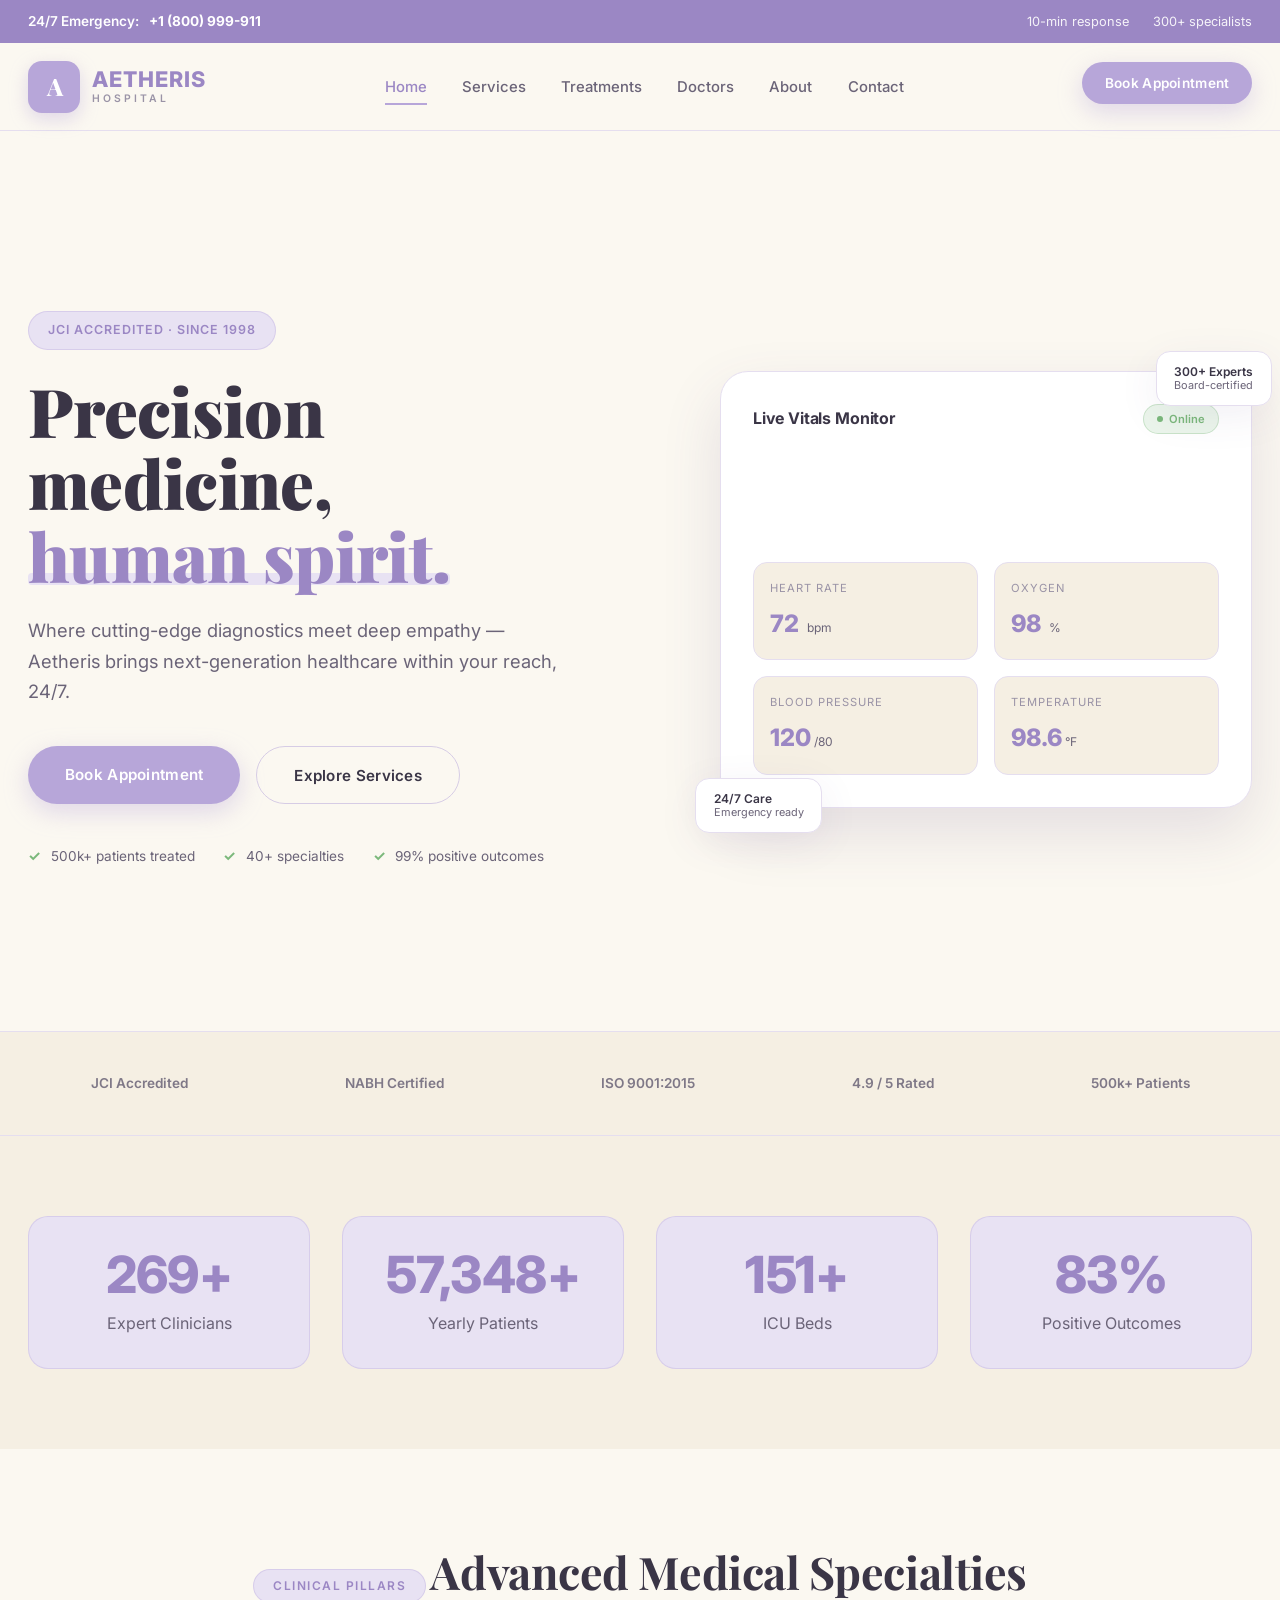
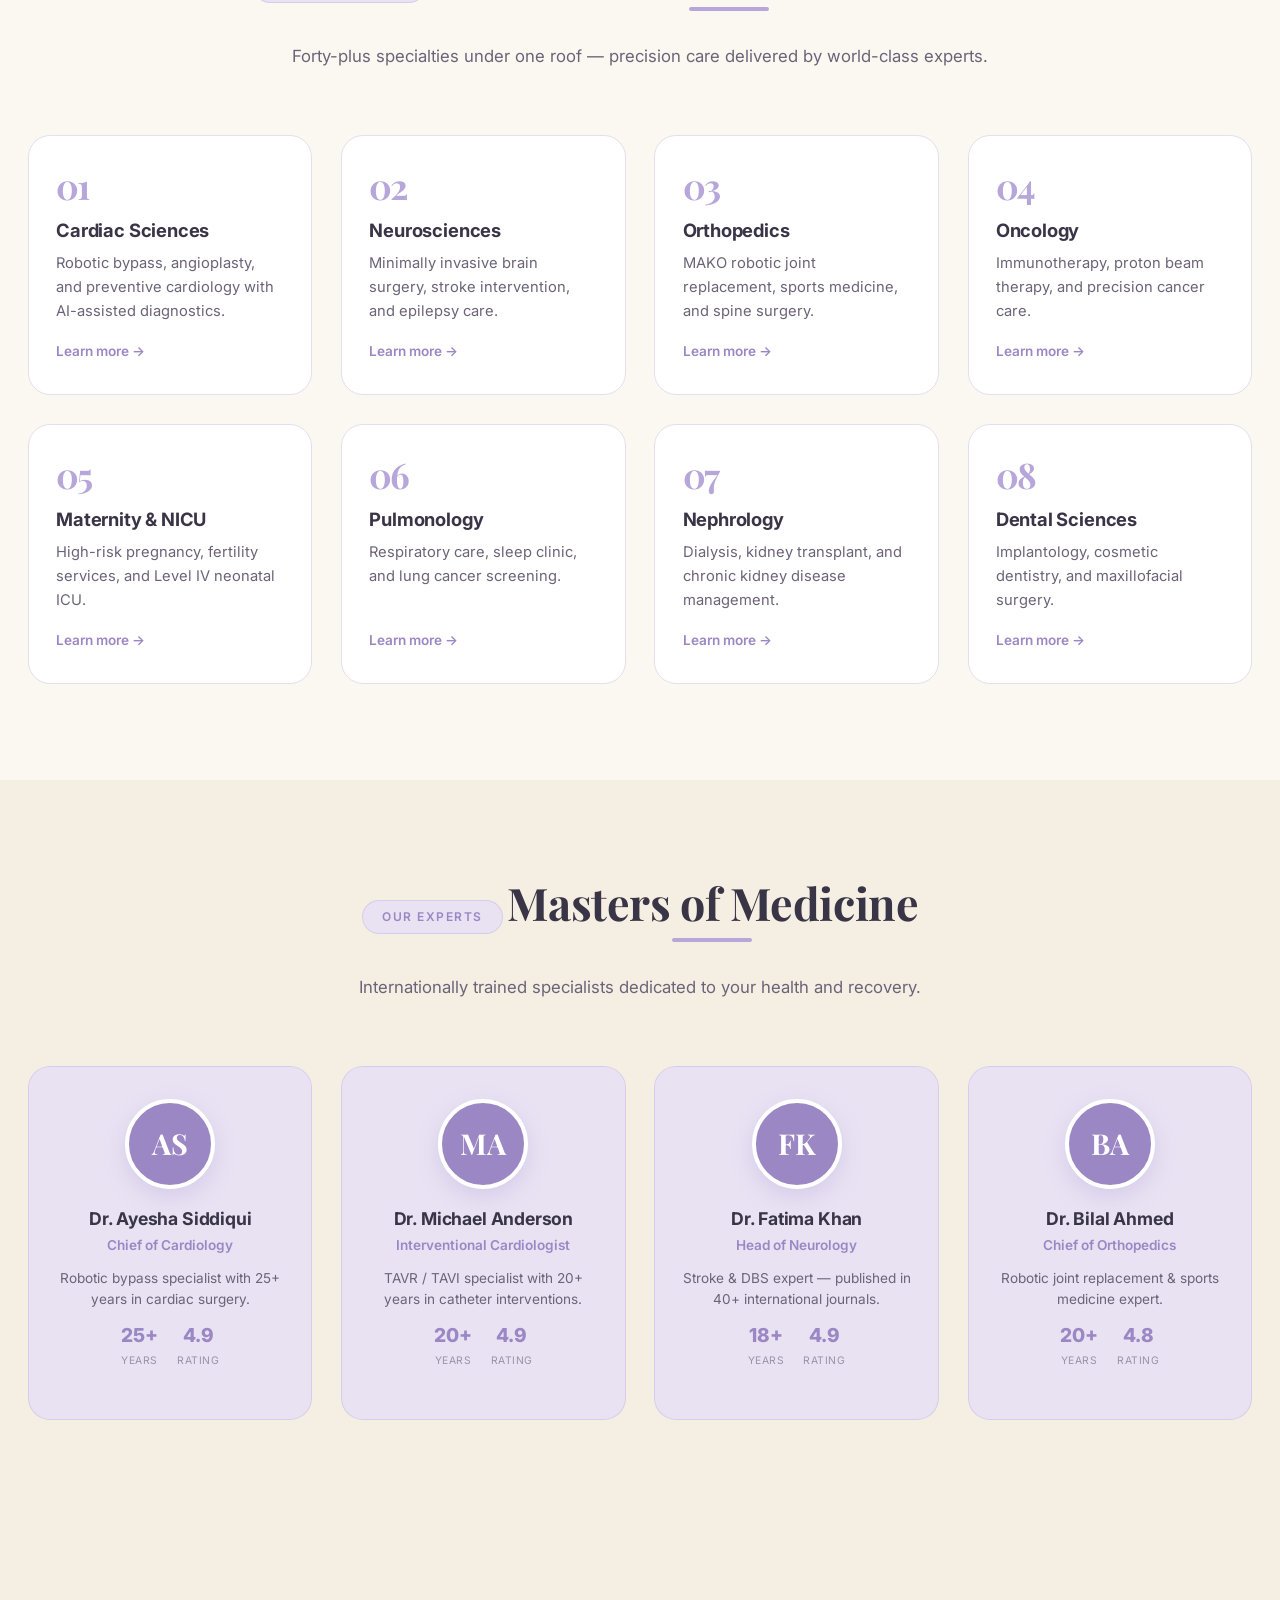
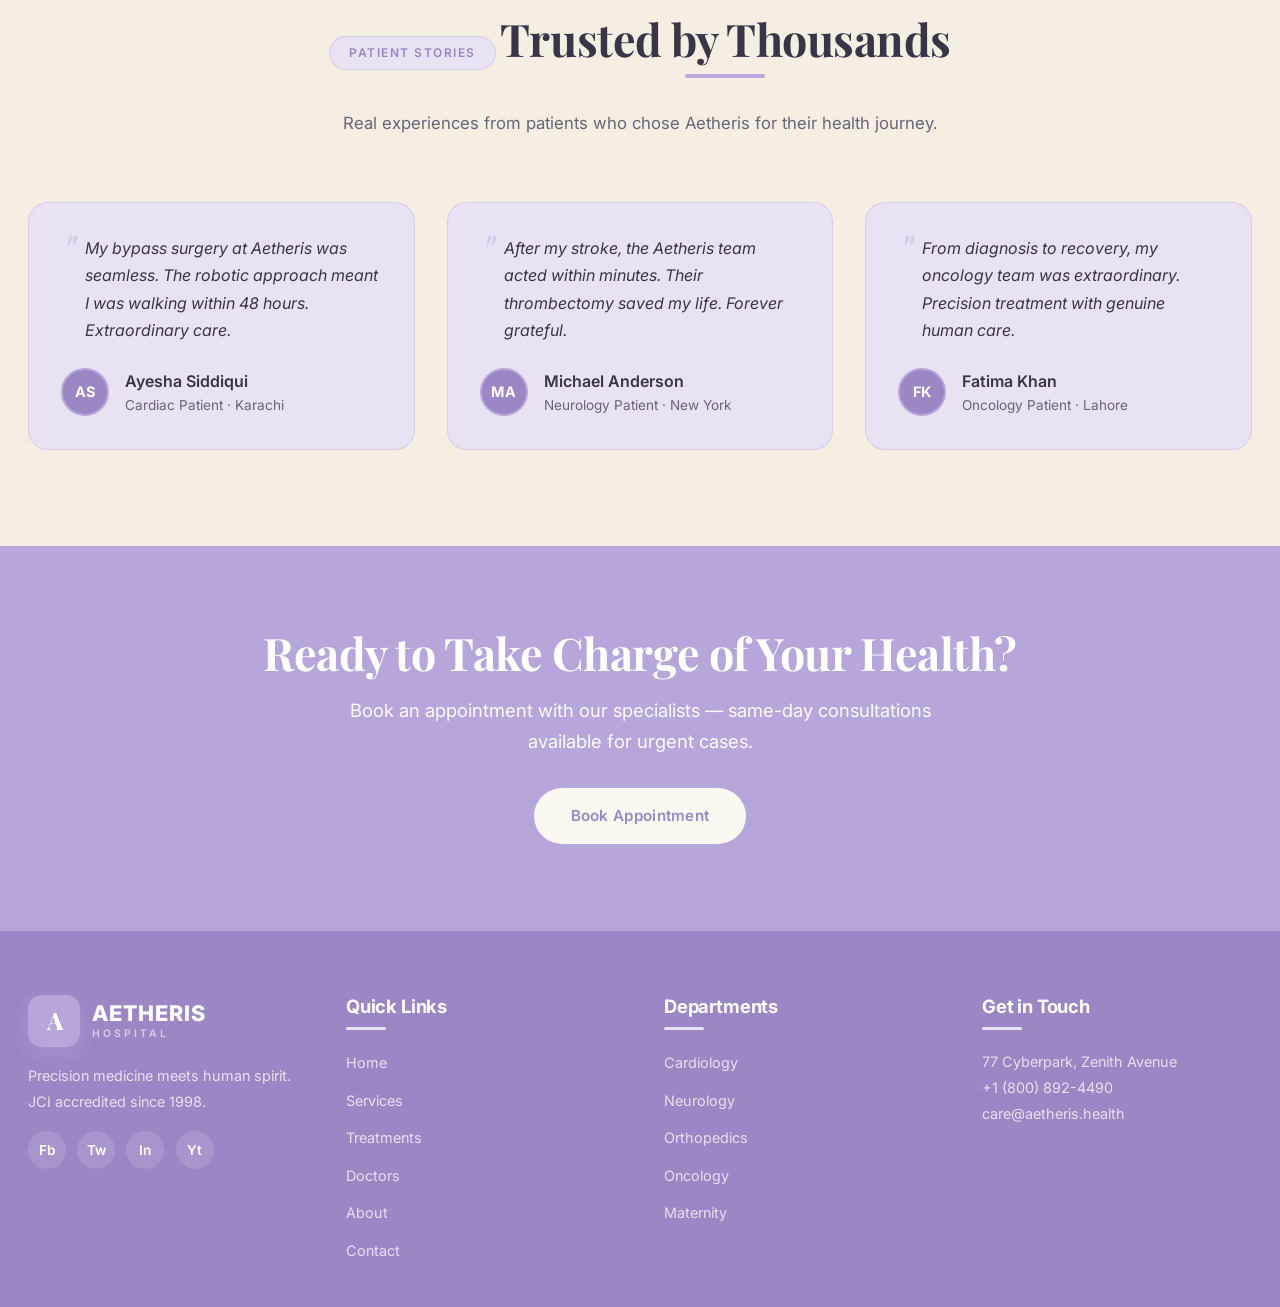
<file: index.html>
<!DOCTYPE html>
<html lang="en">
<head>
<meta charset="UTF-8" />
<meta name="viewport" content="width=device-width, initial-scale=1.0" />
<title>Aetheris Hospital · Precision Medicine, Human Spirit</title>
<link href="https://fonts.googleapis.com/css2?family=Inter:wght@300;400;500;600;700;800;900&family=Playfair+Display:wght@400;600;700;800;900&display=swap" rel="stylesheet" />
<link rel="stylesheet" href="style.css" />
</head>
<body>

<div class="emergency-bar">
  <div class="container">
    <div class="left">24/7 Emergency: <strong>+1 (800) 999-911</strong></div>
    <div class="right">
      <span>10-min response</span>
      <span>300+ specialists</span>
    </div>
  </div>
</div>

<header id="header">
  <div class="container">
    <div class="header-content">
      <a href="index.html" class="logo">
        <div class="logo-mark">A</div>
        <div class="logo-text">
          <span class="logo-name">AETHERIS</span>
          <span class="logo-sub">HOSPITAL</span>
        </div>
      </a>
      <button class="mobile-menu-btn">☰</button>
      <nav id="nav">
        <ul>
          <li><a href="index.html" class="active">Home</a></li>
          <li><a href="services.html">Services</a></li>
          <li><a href="treatment.html">Treatments</a></li>
          <li><a href="doctors.html">Doctors</a></li>
          <li><a href="about.html">About</a></li>
          <li><a href="contact.html">Contact</a></li>
        </ul>
      </nav>
      <div class="header-actions">
        <a href="contact.html" class="btn btn-primary"><span>Book Appointment</span></a>
      </div>
    </div>
  </div>
</header>

<section class="hero">
  <div class="container">
    <div class="hero-grid">
      <div class="hero-content">
        <div class="hero-badge">JCI Accredited · Since 1998</div>
        <h1>Precision medicine,<br><span>human spirit.</span></h1>
        <p>Where cutting-edge diagnostics meet deep empathy — Aetheris brings next-generation healthcare within your reach, 24/7.</p>
        <div class="hero-buttons">
          <a href="contact.html" class="btn btn-primary"><span>Book Appointment</span></a>
          <a href="services.html" class="btn btn-secondary"><span>Explore Services</span></a>
        </div>
        <div class="hero-trust">
          <div class="item">500k+ patients treated</div>
          <div class="item">40+ specialties</div>
          <div class="item">99% positive outcomes</div>
        </div>
      </div>
      <div class="hero-visual">
        <div class="float-badge b1">
          <div class="text">300+ Experts<small>Board-certified</small></div>
        </div>
        <div class="float-badge b2">
          <div class="text">24/7 Care<small>Emergency ready</small></div>
        </div>
        <div class="main-card">
          <div class="card-header">
            <h4>Live Vitals Monitor</h4>
            <div class="status-pill">Online</div>
          </div>
          <svg class="ecg-svg" viewBox="0 0 500 80" preserveAspectRatio="none">
            <path d="M0,40 L80,40 L100,40 L110,20 L120,60 L130,40 L180,40 L200,40 L210,15 L220,65 L230,40 L280,40 L300,40 L310,25 L320,55 L330,40 L380,40 L400,40 L410,20 L420,60 L430,40 L500,40" />
          </svg>
          <div class="vitals">
            <div class="vital"><div class="label">Heart Rate</div><div class="value">72 <small>bpm</small></div></div>
            <div class="vital"><div class="label">Oxygen</div><div class="value">98 <small>%</small></div></div>
            <div class="vital"><div class="label">Blood Pressure</div><div class="value">120<small>/80</small></div></div>
            <div class="vital"><div class="label">Temperature</div><div class="value">98.6<small>°F</small></div></div>
          </div>
        </div>
      </div>
    </div>
  </div>
</section>

<section class="trust-strip">
  <div class="container">
    <div class="trust-badge">JCI Accredited</div>
    <div class="trust-badge">NABH Certified</div>
    <div class="trust-badge">ISO 9001:2015</div>
    <div class="trust-badge">4.9 / 5 Rated</div>
    <div class="trust-badge">500k+ Patients</div>
  </div>
</section>

<section class="stats-section">
  <div class="container">
    <div class="stats-grid stagger">
      <div class="stat-block">
        <h3 class="number" data-count="320" data-suffix="+">0</h3>
        <p>Expert Clinicians</p>
      </div>
      <div class="stat-block">
        <h3 class="number" data-count="68000" data-suffix="+">0</h3>
        <p>Yearly Patients</p>
      </div>
      <div class="stat-block">
        <h3 class="number" data-count="180" data-suffix="+">0</h3>
        <p>ICU Beds</p>
      </div>
      <div class="stat-block">
        <h3 class="number" data-count="99" data-suffix="%">0</h3>
        <p>Positive Outcomes</p>
      </div>
    </div>
  </div>
</section>

<section class="specialties">
  <div class="container">
    <div class="section-title reveal">
      <span class="eyebrow">Clinical Pillars</span>
      <h2>Advanced Medical Specialties</h2>
      <p>Forty-plus specialties under one roof — precision care delivered by world-class experts.</p>
    </div>
    <div class="specialty-grid stagger">
      <div class="specialty-card">
        <div class="marker">01</div>
        <h3>Cardiac Sciences</h3>
        <p>Robotic bypass, angioplasty, and preventive cardiology with AI-assisted diagnostics.</p>
        <a href="services.html?id=cardiology" class="link">Learn more →</a>
      </div>
      <div class="specialty-card">
        <div class="marker">02</div>
        <h3>Neurosciences</h3>
        <p>Minimally invasive brain surgery, stroke intervention, and epilepsy care.</p>
        <a href="services.html?id=neurology" class="link">Learn more →</a>
      </div>
      <div class="specialty-card">
        <div class="marker">03</div>
        <h3>Orthopedics</h3>
        <p>MAKO robotic joint replacement, sports medicine, and spine surgery.</p>
        <a href="services.html?id=orthopedics" class="link">Learn more →</a>
      </div>
      <div class="specialty-card">
        <div class="marker">04</div>
        <h3>Oncology</h3>
        <p>Immunotherapy, proton beam therapy, and precision cancer care.</p>
        <a href="services.html?id=oncology" class="link">Learn more →</a>
      </div>
      <div class="specialty-card">
        <div class="marker">05</div>
        <h3>Maternity & NICU</h3>
        <p>High-risk pregnancy, fertility services, and Level IV neonatal ICU.</p>
        <a href="services.html?id=maternity" class="link">Learn more →</a>
      </div>
      <div class="specialty-card">
        <div class="marker">06</div>
        <h3>Pulmonology</h3>
        <p>Respiratory care, sleep clinic, and lung cancer screening.</p>
        <a href="services.html?id=pulmonology" class="link">Learn more →</a>
      </div>
      <div class="specialty-card">
        <div class="marker">07</div>
        <h3>Nephrology</h3>
        <p>Dialysis, kidney transplant, and chronic kidney disease management.</p>
        <a href="services.html?id=nephrology" class="link">Learn more →</a>
      </div>
      <div class="specialty-card">
        <div class="marker">08</div>
        <h3>Dental Sciences</h3>
        <p>Implantology, cosmetic dentistry, and maxillofacial surgery.</p>
        <a href="services.html?id=dental" class="link">Learn more →</a>
      </div>
    </div>
  </div>
</section>

<section class="team-section">
  <div class="container">
    <div class="section-title reveal">
      <span class="eyebrow">Our Experts</span>
      <h2>Masters of Medicine</h2>
      <p>Internationally trained specialists dedicated to your health and recovery.</p>
    </div>
    <div class="doctors-grid stagger">
      <div class="doctor-card">
        <div class="doctor-avatar">AS</div>
        <h4>Dr. Ayesha Siddiqui</h4>
        <div class="spec">Chief of Cardiology</div>
        <div class="exp">Robotic bypass specialist with 25+ years in cardiac surgery.</div>
        <div class="stats-mini">
          <div class="item"><span class="num">25+</span><span class="lbl">Years</span></div>
          <div class="item"><span class="num">4.9</span><span class="lbl">Rating</span></div>
        </div>
      </div>
      <div class="doctor-card">
        <div class="doctor-avatar">MA</div>
        <h4>Dr. Michael Anderson</h4>
        <div class="spec">Interventional Cardiologist</div>
        <div class="exp">TAVR / TAVI specialist with 20+ years in catheter interventions.</div>
        <div class="stats-mini">
          <div class="item"><span class="num">20+</span><span class="lbl">Years</span></div>
          <div class="item"><span class="num">4.9</span><span class="lbl">Rating</span></div>
        </div>
      </div>
      <div class="doctor-card">
        <div class="doctor-avatar">FK</div>
        <h4>Dr. Fatima Khan</h4>
        <div class="spec">Head of Neurology</div>
        <div class="exp">Stroke & DBS expert — published in 40+ international journals.</div>
        <div class="stats-mini">
          <div class="item"><span class="num">18+</span><span class="lbl">Years</span></div>
          <div class="item"><span class="num">4.9</span><span class="lbl">Rating</span></div>
        </div>
      </div>
      <div class="doctor-card">
        <div class="doctor-avatar">BA</div>
        <h4>Dr. Bilal Ahmed</h4>
        <div class="spec">Chief of Orthopedics</div>
        <div class="exp">Robotic joint replacement & sports medicine expert.</div>
        <div class="stats-mini">
          <div class="item"><span class="num">20+</span><span class="lbl">Years</span></div>
          <div class="item"><span class="num">4.8</span><span class="lbl">Rating</span></div>
        </div>
      </div>
    </div>
  </div>
</section>

<section class="testimonials">
  <div class="container">
    <div class="section-title reveal">
      <span class="eyebrow">Patient Stories</span>
      <h2>Trusted by Thousands</h2>
      <p>Real experiences from patients who chose Aetheris for their health journey.</p>
    </div>
    <div class="testimonial-grid stagger">
      <div class="testimonial-card">
        <blockquote>My bypass surgery at Aetheris was seamless. The robotic approach meant I was walking within 48 hours. Extraordinary care.</blockquote>
        <div class="testimonial-author">
          <div class="avatar-initial">AS</div>
          <div><div class="name">Ayesha Siddiqui</div><div class="role">Cardiac Patient · Karachi</div></div>
        </div>
      </div>
      <div class="testimonial-card">
        <blockquote>After my stroke, the Aetheris team acted within minutes. Their thrombectomy saved my life. Forever grateful.</blockquote>
        <div class="testimonial-author">
          <div class="avatar-initial">MA</div>
          <div><div class="name">Michael Anderson</div><div class="role">Neurology Patient · New York</div></div>
        </div>
      </div>
      <div class="testimonial-card">
        <blockquote>From diagnosis to recovery, my oncology team was extraordinary. Precision treatment with genuine human care.</blockquote>
        <div class="testimonial-author">
          <div class="avatar-initial">FK</div>
          <div><div class="name">Fatima Khan</div><div class="role">Oncology Patient · Lahore</div></div>
        </div>
      </div>
    </div>
  </div>
</section>

<section class="cta-section">
  <div class="container">
    <h2>Ready to Take Charge of Your Health?</h2>
    <p>Book an appointment with our specialists — same-day consultations available for urgent cases.</p>
    <a href="contact.html" class="btn"><span>Book Appointment</span></a>
  </div>
</section>

<footer>
  <div class="container">
    <div class="footer-grid">
      <div class="footer-col">
        <div class="logo" style="margin-bottom:1rem;">
          <div class="logo-mark">A</div>
          <div class="logo-text">
            <span class="logo-name" style="color:#fff;background:none;-webkit-text-fill-color:#fff">AETHERIS</span>
            <span class="logo-sub" style="color:rgba(255,255,255,.6)">HOSPITAL</span>
          </div>
        </div>
        <p>Precision medicine meets human spirit. JCI accredited since 1998.</p>
        <div class="footer-social">
          <a href="#">Fb</a>
          <a href="#">Tw</a>
          <a href="#">In</a>
          <a href="#">Yt</a>
        </div>
      </div>
      <div class="footer-col">
        <h3>Quick Links</h3>
        <ul>
          <li><a href="index.html">Home</a></li>
          <li><a href="services.html">Services</a></li>
          <li><a href="treatment.html">Treatments</a></li>
          <li><a href="doctors.html">Doctors</a></li>
          <li><a href="about.html">About</a></li>
          <li><a href="contact.html">Contact</a></li>
        </ul>
      </div>
      <div class="footer-col">
        <h3>Departments</h3>
        <ul>
          <li><a href="services.html?id=cardiology">Cardiology</a></li>
          <li><a href="services.html?id=neurology">Neurology</a></li>
          <li><a href="services.html?id=orthopedics">Orthopedics</a></li>
          <li><a href="services.html?id=oncology">Oncology</a></li>
          <li><a href="services.html?id=maternity">Maternity</a></li>
        </ul>
      </div>
      <div class="footer-col">
        <h3>Get in Touch</h3>
        <p>77 Cyberpark, Zenith Avenue</p>
        <p>+1 (800) 892-4490</p>
        <p>care@aetheris.health</p>
      </div>
    </div>
  </div>
</footer>

<script>
window.addEventListener('scroll', () => {
  document.getElementById('header').classList.toggle('scrolled', window.scrollY > 50);
});
const mobileMenuBtn = document.querySelector('.mobile-menu-btn');
const nav = document.getElementById('nav');
mobileMenuBtn.addEventListener('click', function () {
  nav.classList.toggle('active');
  this.textContent = nav.classList.contains('active') ? '✕' : '☰';
});
document.querySelectorAll('nav ul li a').forEach(link => {
  link.addEventListener('click', () => {
    nav.classList.remove('active');
    mobileMenuBtn.textContent = '☰';
  });
});
const observer = new IntersectionObserver((entries) => {
  entries.forEach(e => e.isIntersecting && e.target.classList.add('active'));
}, { threshold: 0.12, rootMargin: '0px 0px -50px 0px' });
document.querySelectorAll('.reveal, .stagger, .section-title').forEach(el => observer.observe(el));

const counterObserver = new IntersectionObserver((entries) => {
  entries.forEach(e => {
    if (e.isIntersecting) {
      e.target.querySelectorAll('.number[data-count]').forEach(el => {
        const target = parseInt(el.dataset.count);
        const suffix = el.dataset.suffix || '';
        const duration = 1800;
        const start = performance.now();
        function tick(now) {
          const p = Math.min((now - start) / duration, 1);
          const eased = 1 - Math.pow(1 - p, 3);
          el.textContent = Math.floor(target * eased).toLocaleString() + suffix;
          if (p < 1) requestAnimationFrame(tick);
          else el.textContent = target.toLocaleString() + suffix;
        }
        requestAnimationFrame(tick);
      });
      counterObserver.unobserve(e.target);
    }
  });
}, { threshold: 0.5 });
document.querySelectorAll('.stats-grid').forEach(el => counterObserver.observe(el));
</script>
</body>
</html>
</file>
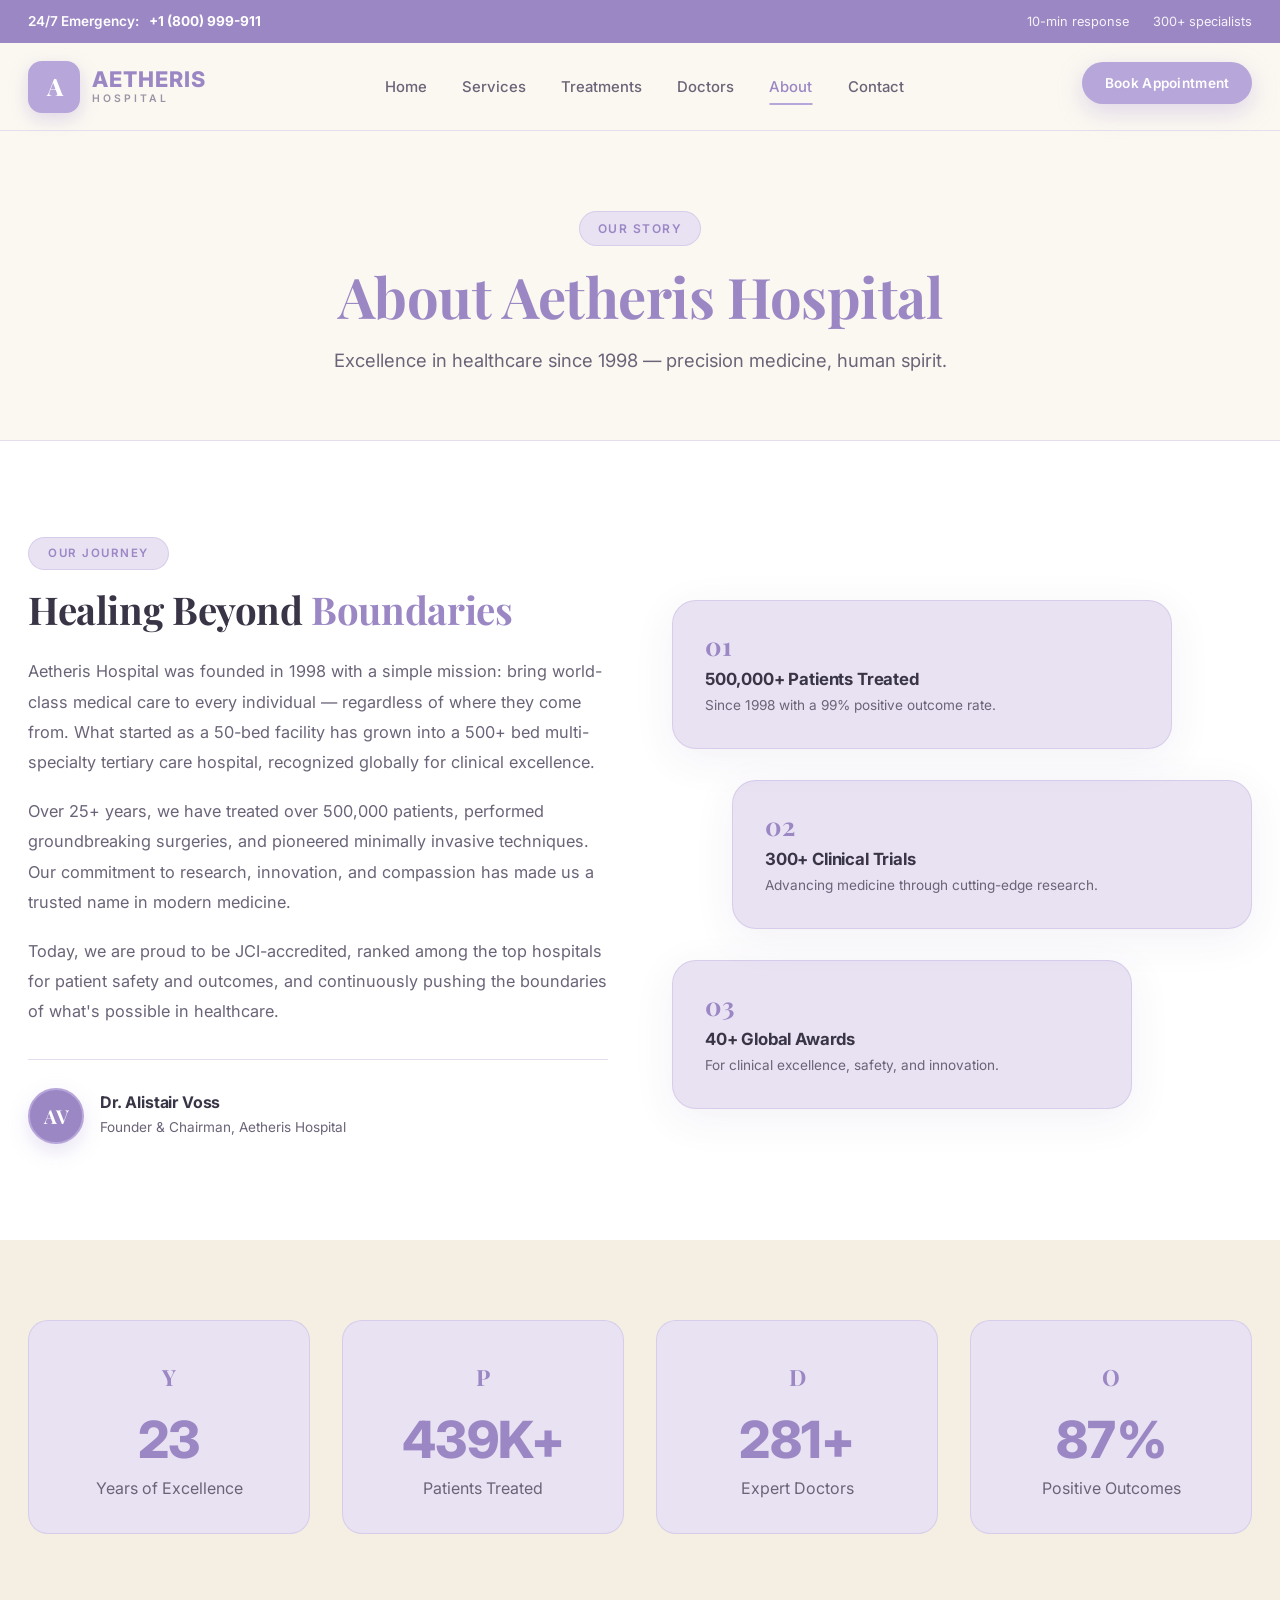
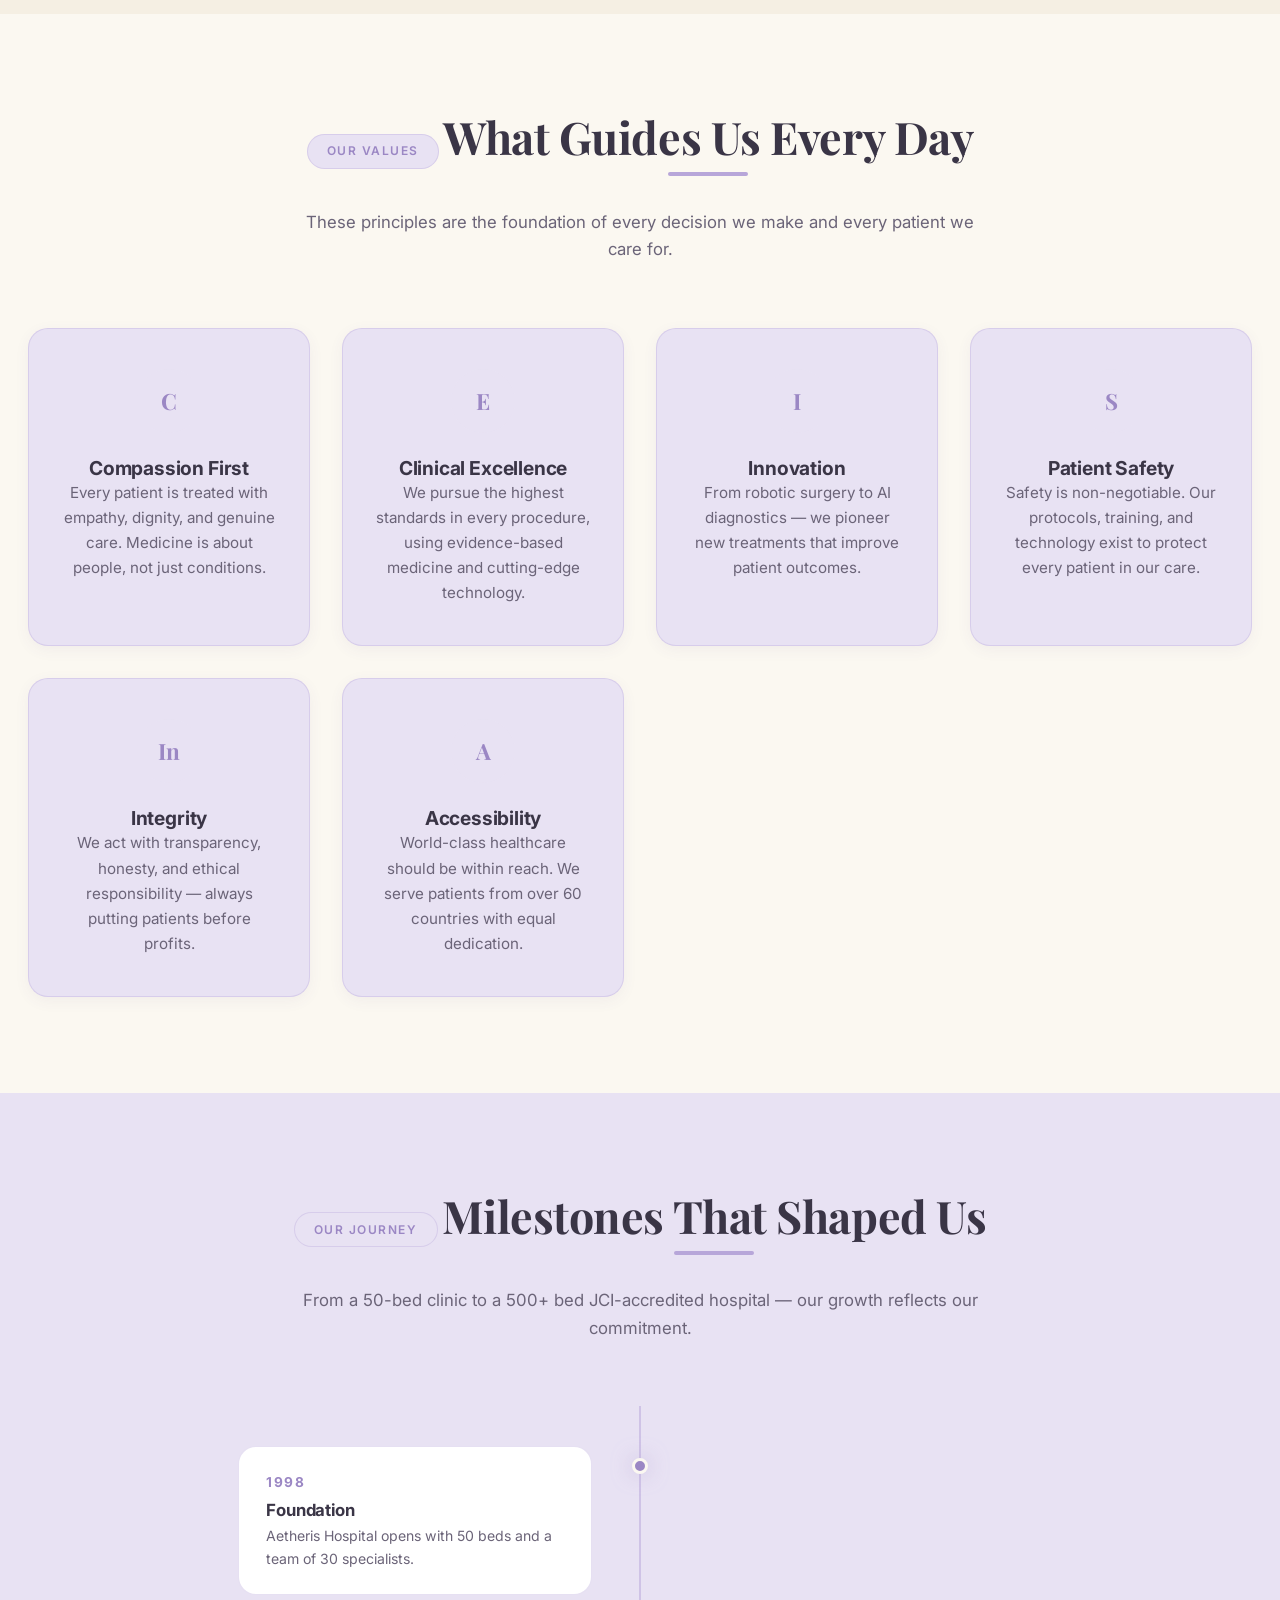
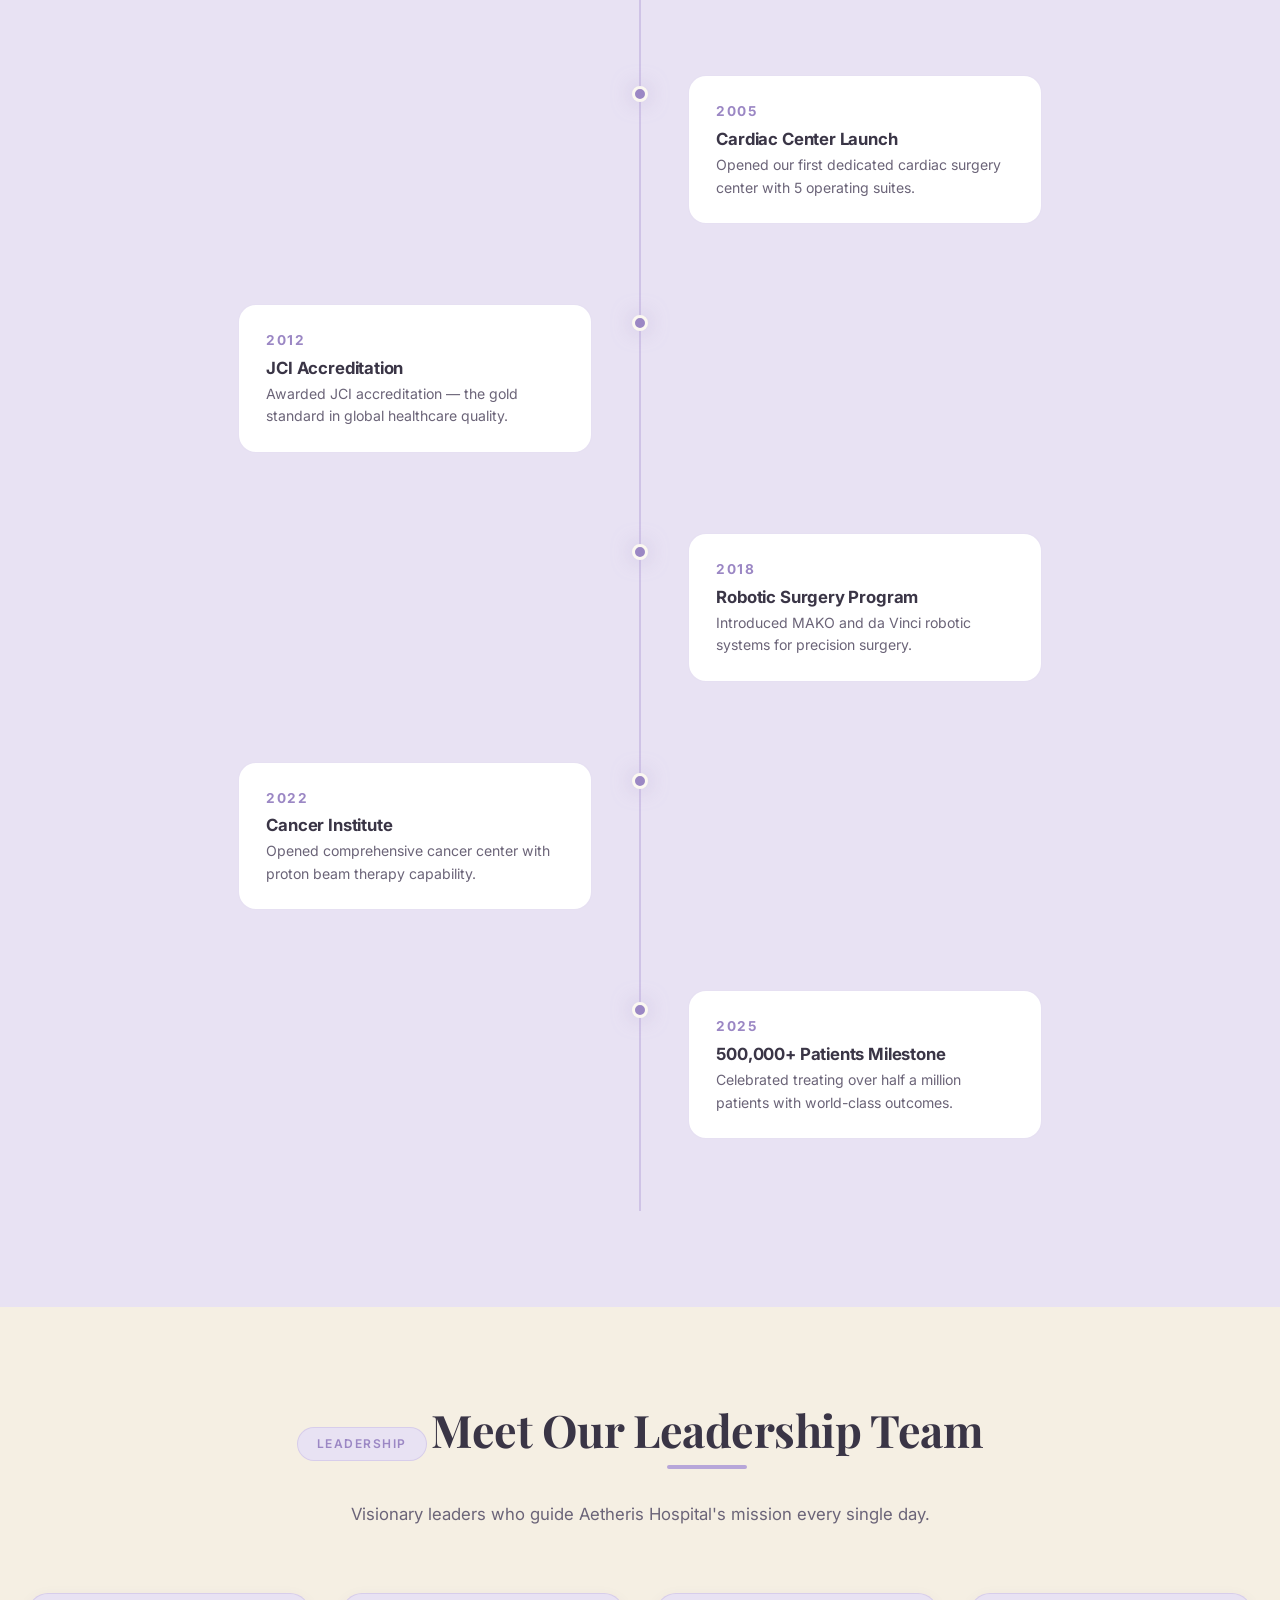
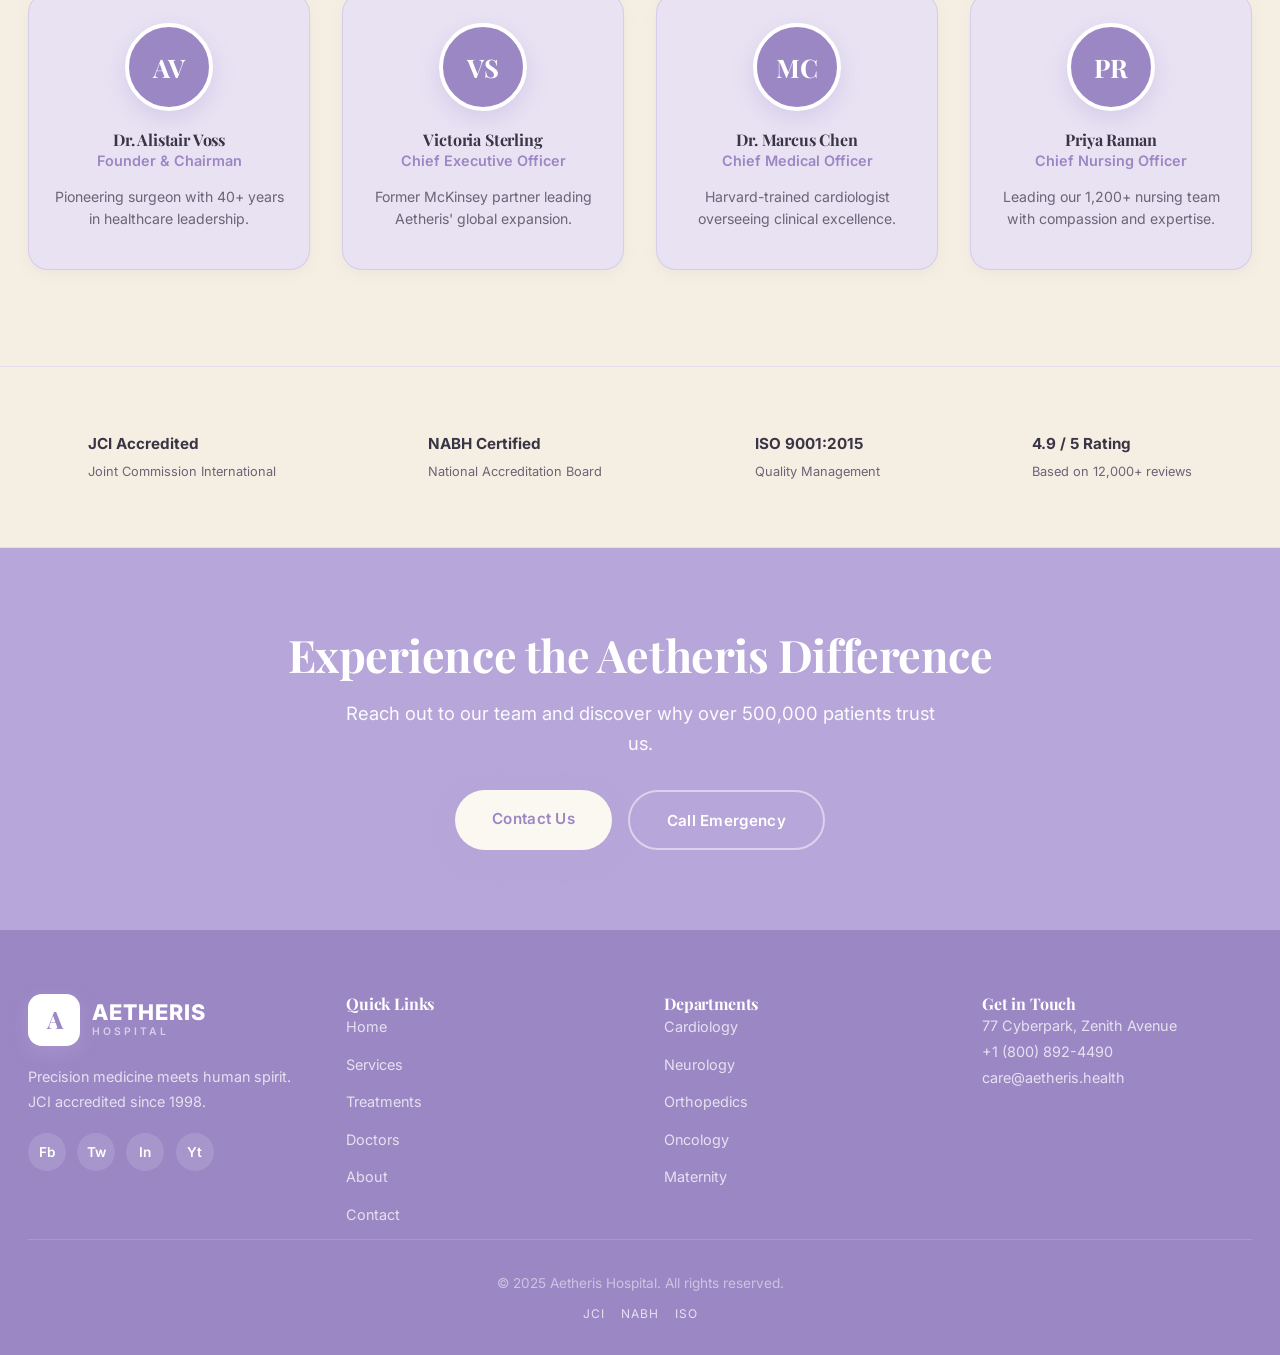
<file: about.html>
<!DOCTYPE html>
<html lang="en">
<head>
<meta charset="UTF-8" />
<meta name="viewport" content="width=device-width, initial-scale=1.0" />
<title>Aetheris Hospital · About Us</title>
<link rel="icon" type="image/svg+xml" href="data:image/svg+xml,%3Csvg viewBox='0 0 60 60' xmlns='http://www.w3.org/2000/svg'%3E%3Cdefs%3E%3ClinearGradient id='fg' x1='0%25' y1='0%25' x2='100%25' y2='100%25'%3E%3Cstop offset='0%25' stop-color='%23B7A6D9'/%3E%3Cstop offset='100%25' stop-color='%239B87C4'/%3E%3C/linearGradient%3E%3C/defs%3E%3Crect width='60' height='60' rx='14' fill='%23FBF8F1'/%3E%3Cpath d='M30 8 L48 18 L48 38 L30 52 L12 38 L12 18 Z' fill='none' stroke='url(%23fg)' stroke-width='3' stroke-linejoin='round'/%3E%3Cpath d='M18 30 L24 30 L26 25 L30 36 L33 26 L35 30 L42 30' fill='none' stroke='url(%23fg)' stroke-width='3' stroke-linecap='round' stroke-linejoin='round'/%3E%3C/svg%3E" />
<link href="https://fonts.googleapis.com/css2?family=Inter:wght@300;400;500;600;700;800;900&family=Playfair+Display:wght@400;600;700;800;900&display=swap" rel="stylesheet" />
<link rel="stylesheet" href="style.css" />
</head>
<body>

<!-- EMERGENCY BAR -->
<div class="emergency-bar">
  <div class="container">
    <div class="left">24/7 Emergency: <strong>+1 (800) 999-911</strong></div>
    <div class="right">
      <span>10-min response</span>
      <span>300+ specialists</span>
    </div>
  </div>
</div>

<!-- HEADER -->
<header id="header">
  <div class="container">
    <div class="header-content">
      <a href="index.html" class="logo">
        <div class="logo-mark">A</div>
        <div class="logo-text">
          <span class="logo-name">AETHERIS</span>
          <span class="logo-sub">HOSPITAL</span>
        </div>
      </a>
      <button class="mobile-menu-btn">☰</button>
      <nav id="nav">
        <ul>
          <li><a href="index.html">Home</a></li>
          <li><a href="services.html">Services</a></li>
          <li><a href="treatment.html">Treatments</a></li>
          <li><a href="doctors.html">Doctors</a></li>
          <li><a href="about.html" class="active">About</a></li>
          <li><a href="contact.html">Contact</a></li>
        </ul>
      </nav>
      <div class="header-actions">
        <a href="contact.html" class="btn btn-primary"><span>Book Appointment</span></a>
      </div>
    </div>
  </div>
</header>

<!-- PAGE HEADER -->
<section class="page-header">
  <div class="container">
    <div class="eyebrow">Our Story</div>
    <h1>About Aetheris Hospital</h1>
    <p>Excellence in healthcare since 1998 — precision medicine, human spirit.</p>
  </div>
</section>

<!-- STORY -->
<section class="story-section">
  <div class="container">
    <div class="story-grid">
      <div class="story-content reveal-left">
        <div class="eyebrow">Our Journey</div>
        <h2>Healing Beyond <span>Boundaries</span></h2>
        <p>Aetheris Hospital was founded in 1998 with a simple mission: bring world-class medical care to every individual — regardless of where they come from. What started as a 50-bed facility has grown into a 500+ bed multi-specialty tertiary care hospital, recognized globally for clinical excellence.</p>
        <p>Over 25+ years, we have treated over 500,000 patients, performed groundbreaking surgeries, and pioneered minimally invasive techniques. Our commitment to research, innovation, and compassion has made us a trusted name in modern medicine.</p>
        <p>Today, we are proud to be JCI-accredited, ranked among the top hospitals for patient safety and outcomes, and continuously pushing the boundaries of what's possible in healthcare.</p>
        <div class="signature">
          <div class="avatar">AV</div>
          <div class="info">
            <h4>Dr. Alistair Voss</h4>
            <p>Founder & Chairman, Aetheris Hospital</p>
          </div>
        </div>
      </div>
      <div class="story-visual reveal-right">
        <div class="card-stack">
          <div class="story-card">
            <div class="icon">01</div>
            <h4>500,000+ Patients Treated</h4>
            <p>Since 1998 with a 99% positive outcome rate.</p>
          </div>
          <div class="story-card">
            <div class="icon">02</div>
            <h4>300+ Clinical Trials</h4>
            <p>Advancing medicine through cutting-edge research.</p>
          </div>
          <div class="story-card">
            <div class="icon">03</div>
            <h4>40+ Global Awards</h4>
            <p>For clinical excellence, safety, and innovation.</p>
          </div>
        </div>
      </div>
    </div>
  </div>
</section>

<!-- STATS -->
<section class="stats-section">
  <div class="container">
    <div class="stats-grid stagger">
      <div class="stat-block">
        <div class="icon">Y</div>
        <h3 data-count="27">0</h3>
        <p>Years of Excellence</p>
      </div>
      <div class="stat-block">
        <div class="icon">P</div>
        <h3 data-count="500" data-suffix="K+">0</h3>
        <p>Patients Treated</p>
      </div>
      <div class="stat-block">
        <div class="icon">D</div>
        <h3 data-count="320" data-suffix="+">0</h3>
        <p>Expert Doctors</p>
      </div>
      <div class="stat-block">
        <div class="icon">O</div>
        <h3 data-count="99" data-suffix="%">0</h3>
        <p>Positive Outcomes</p>
      </div>
    </div>
  </div>
</section>

<!-- VALUES -->
<section class="values-section">
  <div class="container">
    <div class="section-title reveal">
      <div class="eyebrow">Our Values</div>
      <h2>What Guides Us Every Day</h2>
      <p>These principles are the foundation of every decision we make and every patient we care for.</p>
    </div>
    <div class="values-grid stagger">

      <div class="value-card">
        <div class="icon-wrap">C</div>
        <h3>Compassion First</h3>
        <p>Every patient is treated with empathy, dignity, and genuine care. Medicine is about people, not just conditions.</p>
      </div>

      <div class="value-card">
        <div class="icon-wrap">E</div>
        <h3>Clinical Excellence</h3>
        <p>We pursue the highest standards in every procedure, using evidence-based medicine and cutting-edge technology.</p>
      </div>

      <div class="value-card">
        <div class="icon-wrap">I</div>
        <h3>Innovation</h3>
        <p>From robotic surgery to AI diagnostics — we pioneer new treatments that improve patient outcomes.</p>
      </div>

      <div class="value-card">
        <div class="icon-wrap">S</div>
        <h3>Patient Safety</h3>
        <p>Safety is non-negotiable. Our protocols, training, and technology exist to protect every patient in our care.</p>
      </div>

      <div class="value-card">
        <div class="icon-wrap">In</div>
        <h3>Integrity</h3>
        <p>We act with transparency, honesty, and ethical responsibility — always putting patients before profits.</p>
      </div>

      <div class="value-card">
        <div class="icon-wrap">A</div>
        <h3>Accessibility</h3>
        <p>World-class healthcare should be within reach. We serve patients from over 60 countries with equal dedication.</p>
      </div>

    </div>
  </div>
</section>

<!-- TIMELINE -->
<section class="timeline-section">
  <div class="container">
    <div class="section-title reveal">
      <div class="eyebrow">Our Journey</div>
      <h2>Milestones That Shaped Us</h2>
      <p>From a 50-bed clinic to a 500+ bed JCI-accredited hospital — our growth reflects our commitment.</p>
    </div>
    <div class="timeline">

      <div class="timeline-item reveal-left">
        <div class="timeline-content">
          <div class="year">1998</div>
          <h4>Foundation</h4>
          <p>Aetheris Hospital opens with 50 beds and a team of 30 specialists.</p>
        </div>
      </div>

      <div class="timeline-item reveal-right">
        <div class="timeline-content">
          <div class="year">2005</div>
          <h4>Cardiac Center Launch</h4>
          <p>Opened our first dedicated cardiac surgery center with 5 operating suites.</p>
        </div>
      </div>

      <div class="timeline-item reveal-left">
        <div class="timeline-content">
          <div class="year">2012</div>
          <h4>JCI Accreditation</h4>
          <p>Awarded JCI accreditation — the gold standard in global healthcare quality.</p>
        </div>
      </div>

      <div class="timeline-item reveal-right">
        <div class="timeline-content">
          <div class="year">2018</div>
          <h4>Robotic Surgery Program</h4>
          <p>Introduced MAKO and da Vinci robotic systems for precision surgery.</p>
        </div>
      </div>

      <div class="timeline-item reveal-left">
        <div class="timeline-content">
          <div class="year">2022</div>
          <h4>Cancer Institute</h4>
          <p>Opened comprehensive cancer center with proton beam therapy capability.</p>
        </div>
      </div>

      <div class="timeline-item reveal-right">
        <div class="timeline-content">
          <div class="year">2025</div>
          <h4>500,000+ Patients Milestone</h4>
          <p>Celebrated treating over half a million patients with world-class outcomes.</p>
        </div>
      </div>

    </div>
  </div>
</section>

<!-- TEAM -->
<section class="team-section">
  <div class="container">
    <div class="section-title reveal">
      <div class="eyebrow">Leadership</div>
      <h2>Meet Our Leadership Team</h2>
      <p>Visionary leaders who guide Aetheris Hospital's mission every single day.</p>
    </div>
    <div class="team-grid stagger">

      <div class="team-card">
        <div class="team-avatar">AV</div>
        <h4>Dr. Alistair Voss</h4>
        <div class="role">Founder & Chairman</div>
        <p>Pioneering surgeon with 40+ years in healthcare leadership.</p>
      </div>

      <div class="team-card">
        <div class="team-avatar">VS</div>
        <h4>Victoria Sterling</h4>
        <div class="role">Chief Executive Officer</div>
        <p>Former McKinsey partner leading Aetheris' global expansion.</p>
      </div>

      <div class="team-card">
        <div class="team-avatar">MC</div>
        <h4>Dr. Marcus Chen</h4>
        <div class="role">Chief Medical Officer</div>
        <p>Harvard-trained cardiologist overseeing clinical excellence.</p>
      </div>

      <div class="team-card">
        <div class="team-avatar">PR</div>
        <h4>Priya Raman</h4>
        <div class="role">Chief Nursing Officer</div>
        <p>Leading our 1,200+ nursing team with compassion and expertise.</p>
      </div>

    </div>
  </div>
</section>

<!-- ACCREDITATIONS -->
<section class="accred-section">
  <div class="container">
    <div class="accred-grid">
      <div class="accred-item reveal">
        <div class="info"><span class="name">JCI Accredited</span><span class="desc">Joint Commission International</span></div>
      </div>
      <div class="accred-item reveal">
        <div class="info"><span class="name">NABH Certified</span><span class="desc">National Accreditation Board</span></div>
      </div>
      <div class="accred-item reveal">
        <div class="info"><span class="name">ISO 9001:2015</span><span class="desc">Quality Management</span></div>
      </div>
      <div class="accred-item reveal">
        <div class="info"><span class="name">4.9 / 5 Rating</span><span class="desc">Based on 12,000+ reviews</span></div>
      </div>
    </div>
  </div>
</section>

<!-- CTA -->
<section class="cta-section">
  <div class="container">
    <div class="cta-content">
      <h2>Experience the Aetheris Difference</h2>
      <p>Reach out to our team and discover why over 500,000 patients trust us.</p>
      <div class="cta-buttons">
        <a href="contact.html" class="btn btn-primary"><span>Contact Us</span></a>
        <a href="tel:+18009999111" class="btn btn-danger"><span>Call Emergency</span></a>
      </div>
    </div>
  </div>
</section>

<!-- FOOTER -->
<footer>
  <div class="container">
    <div class="footer-grid">
      <div class="footer-brand">
        <div class="logo" style="margin-bottom:1.2rem;">
          <div class="logo-mark">A</div>
          <div class="logo-text">
            <span class="logo-name" style="color:#fff;background:none;-webkit-text-fill-color:#fff">AETHERIS</span>
            <span class="logo-sub" style="color:rgba(255,255,255,.6)">HOSPITAL</span>
          </div>
        </div>
        <p>Precision medicine meets human spirit. JCI accredited since 1998.</p>
        <div class="footer-social">
          <a href="#">Fb</a>
          <a href="#">Tw</a>
          <a href="#">In</a>
          <a href="#">Yt</a>
        </div>
      </div>
      <div class="footer-col">
        <h4>Quick Links</h4>
        <ul>
          <li><a href="index.html">Home</a></li>
          <li><a href="services.html">Services</a></li>
          <li><a href="treatment.html">Treatments</a></li>
          <li><a href="doctors.html">Doctors</a></li>
          <li><a href="about.html">About</a></li>
          <li><a href="contact.html">Contact</a></li>
        </ul>
      </div>
      <div class="footer-col">
        <h4>Departments</h4>
        <ul>
          <li><a href="services.html?id=cardiology">Cardiology</a></li>
          <li><a href="services.html?id=neurology">Neurology</a></li>
          <li><a href="services.html?id=orthopedics">Orthopedics</a></li>
          <li><a href="services.html?id=oncology">Oncology</a></li>
          <li><a href="services.html?id=maternity">Maternity</a></li>
        </ul>
      </div>
      <div class="footer-col footer-contact">
        <h4>Get in Touch</h4>
        <p>77 Cyberpark, Zenith Avenue</p>
        <p>+1 (800) 892-4490</p>
        <p>care@aetheris.health</p>
      </div>
    </div>
    <div class="footer-bottom">
      <div>&copy; 2025 Aetheris Hospital. All rights reserved.</div>
      <div class="badges">
        <span>JCI</span>
        <span>NABH</span>
        <span>ISO</span>
      </div>
    </div>
  </div>
</footer>

<script>
window.addEventListener('scroll', () => {
  document.getElementById('header').classList.toggle('scrolled', window.scrollY > 50);
});
const mobileMenuBtn = document.querySelector('.mobile-menu-btn');
const nav = document.getElementById('nav');
mobileMenuBtn.addEventListener('click', function () {
  nav.classList.toggle('active');
  this.textContent = nav.classList.contains('active') ? '✕' : '☰';
});
document.querySelectorAll('nav ul li a').forEach(link => {
  link.addEventListener('click', () => {
    nav.classList.remove('active');
    mobileMenuBtn.textContent = '☰';
  });
});
const observer = new IntersectionObserver((entries) => {
  entries.forEach(e => e.isIntersecting && e.target.classList.add('active'));
}, { threshold: 0.12, rootMargin: '0px 0px -50px 0px' });
document.querySelectorAll('.reveal, .reveal-left, .reveal-right, .stagger, .section-title').forEach(el => observer.observe(el));

/* Count-up stats */
const counterObserver = new IntersectionObserver((entries) => {
  entries.forEach(e => {
    if (e.isIntersecting) {
      e.target.querySelectorAll('.number[data-count], h3[data-count]').forEach(el => {
        const target = parseInt(el.dataset.count);
        const suffix = el.dataset.suffix || '';
        const duration = 1800;
        const start = performance.now();
        function tick(now) {
          const p = Math.min((now - start) / duration, 1);
          const eased = 1 - Math.pow(1 - p, 3);
          el.textContent = Math.floor(target * eased).toLocaleString() + suffix;
          if (p < 1) requestAnimationFrame(tick);
          else el.textContent = target.toLocaleString() + suffix;
        }
        requestAnimationFrame(tick);
      });
      counterObserver.unobserve(e.target);
    }
  });
}, { threshold: 0.5 });
document.querySelectorAll('.stats-grid').forEach(el => counterObserver.observe(el));
</script>
</body>
</html>
</file>
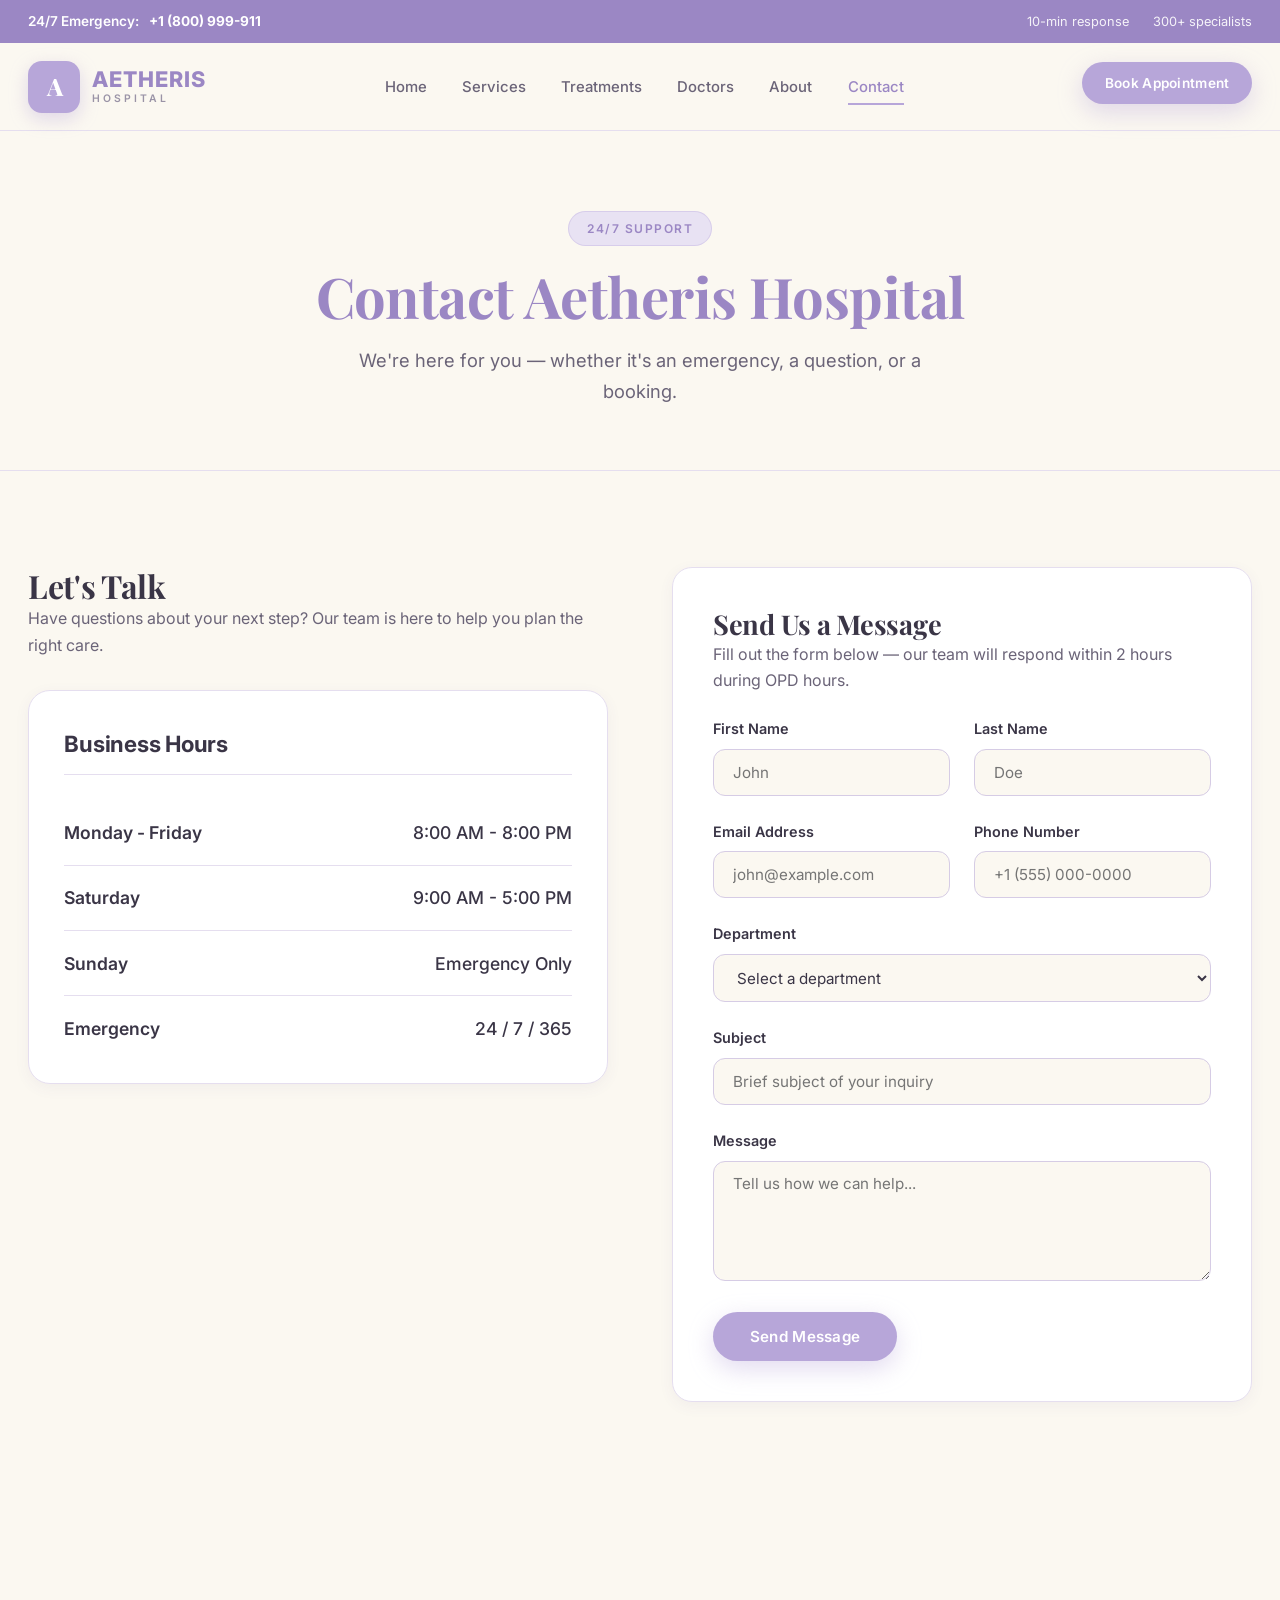
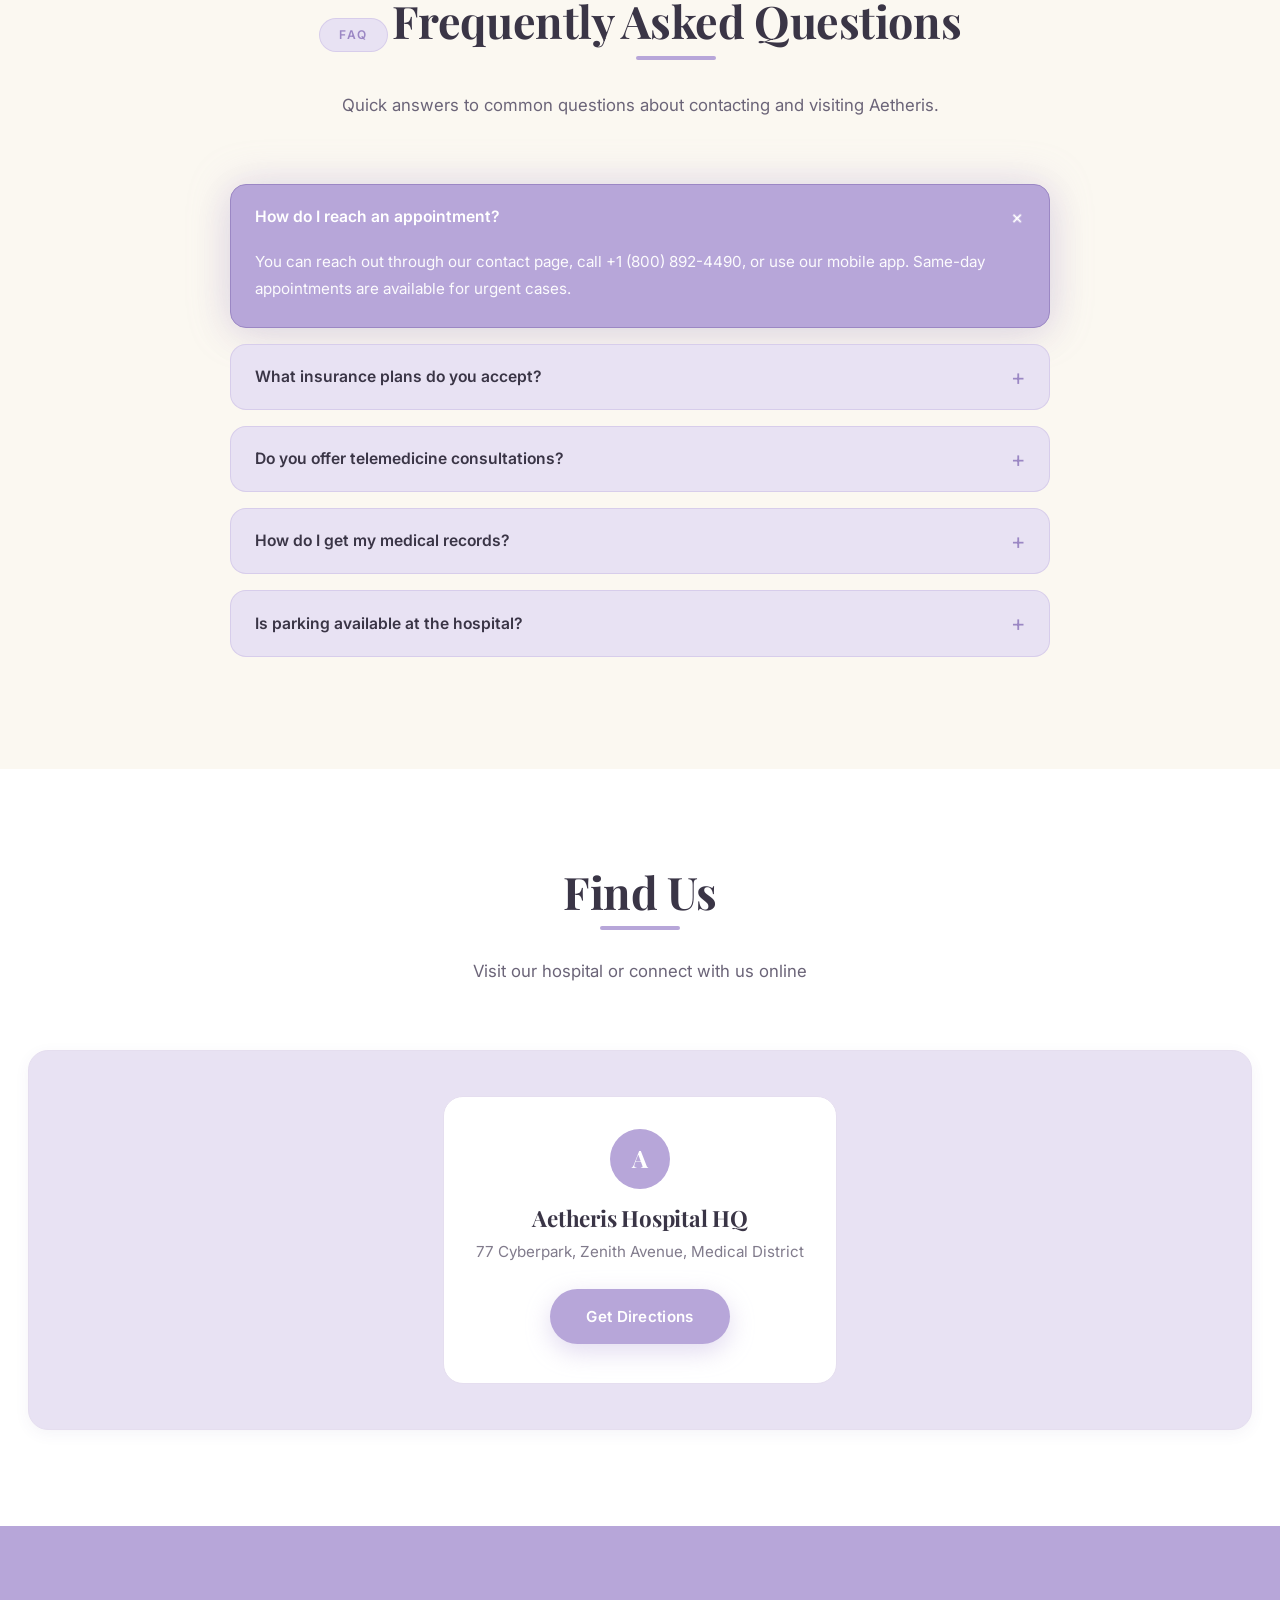
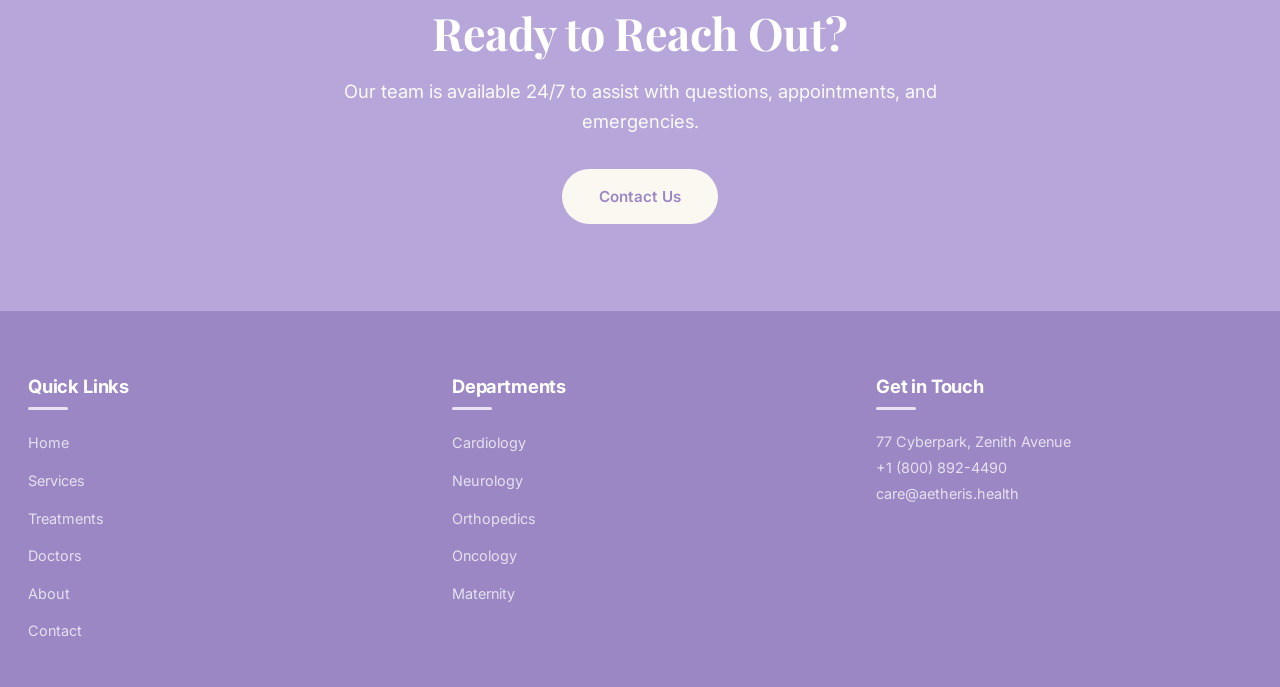
<file: contact.html>
<!DOCTYPE html>
<html lang="en">
<head>
<meta charset="UTF-8" />
<meta name="viewport" content="width=device-width, initial-scale=1.0" />
<title>Contact · Aetheris Hospital</title>
<link href="https://fonts.googleapis.com/css2?family=Inter:wght@300;400;500;600;700;800;900&family=Playfair+Display:wght@400;600;700;800;900&display=swap" rel="stylesheet" />
<link rel="stylesheet" href="style.css" />
</head>
<body>

<!-- EMERGENCY BAR -->
<div class="emergency-bar">
  <div class="container">
    <div class="left">24/7 Emergency: <strong>+1 (800) 999-911</strong></div>
    <div class="right">
      <span>10-min response</span>
      <span>300+ specialists</span>
    </div>
  </div>
</div>

<!-- HEADER -->
<header id="header">
  <div class="container">
    <div class="header-content">
      <a href="index.html" class="logo">
        <div class="logo-mark">A</div>
        <div class="logo-text">
          <span class="logo-name">AETHERIS</span>
          <span class="logo-sub">HOSPITAL</span>
        </div>
      </a>
      <button class="mobile-menu-btn">☰</button>
      <nav id="nav">
        <ul>
          <li><a href="index.html">Home</a></li>
          <li><a href="services.html">Services</a></li>
          <li><a href="treatment.html">Treatments</a></li>
          <li><a href="doctors.html">Doctors</a></li>
          <li><a href="about.html">About</a></li>
          <li><a href="contact.html" class="active">Contact</a></li>
        </ul>
      </nav>
      <div class="header-actions">
        <a href="contact.html" class="btn btn-primary"><span>Book Appointment</span></a>
      </div>
    </div>
  </div>
</header>

<!-- PAGE HEADER -->
<section class="page-header">
  <div class="container">
    <span class="eyebrow">24/7 Support</span>
    <h1>Contact Aetheris Hospital</h1>
    <p>We're here for you — whether it's an emergency, a question, or a booking.</p>
  </div>
</section>

<!-- CONTACT SECTION -->
<section class="section-padding">
  <div class="container">
    <div class="contact-grid">

      <!-- LEFT: INFO -->
      <div class="contact-info slide-left">
        <h2>Let's Talk</h2>
        <p>Have questions about your next step? Our team is here to help you plan the right care.</p>

        <div class="business-hours slide-right">
          <h3>Business Hours</h3>
          <div class="hour-row"><span class="day">Monday - Friday</span><span>8:00 AM - 8:00 PM</span></div>
          <div class="hour-row"><span class="day">Saturday</span><span>9:00 AM - 5:00 PM</span></div>
          <div class="hour-row"><span class="day">Sunday</span><span>Emergency Only</span></div>
          <div class="hour-row"><span class="day">Emergency</span><span>24 / 7 / 365</span></div>
        </div>
      </div>

      <!-- RIGHT: FORM -->
      <div class="contact-form slide-right">
        <h2>Send Us a Message</h2>
        <p>Fill out the form below — our team will respond within 2 hours during OPD hours.</p>

        <div class="success-message" id="formSuccess">Thank you! We'll get back to you shortly.</div>

        <form id="contactForm">
          <div class="form-row">
            <div class="form-group">
              <label for="firstName">First Name</label>
              <input type="text" id="firstName" placeholder="John" required />
            </div>
            <div class="form-group">
              <label for="lastName">Last Name</label>
              <input type="text" id="lastName" placeholder="Doe" required />
            </div>
          </div>

          <div class="form-row">
            <div class="form-group">
              <label for="email">Email Address</label>
              <input type="email" id="email" placeholder="john@example.com" required />
            </div>
            <div class="form-group">
              <label for="phone">Phone Number</label>
              <input type="tel" id="phone" placeholder="+1 (555) 000-0000" required />
            </div>
          </div>

          <div class="form-group">
            <label for="department">Department</label>
            <select id="department" required>
              <option value="">Select a department</option>
              <option>General Inquiry</option>
              <option>Cardiology</option>
              <option>Neurology</option>
              <option>Orthopedics</option>
              <option>Oncology</option>
              <option>Maternity & NICU</option>
              <option>Pulmonology</option>
              <option>Nephrology</option>
              <option>Dental Sciences</option>
              <option>Emergency</option>
            </select>
          </div>

          <div class="form-group">
            <label for="subject">Subject</label>
            <input type="text" id="subject" placeholder="Brief subject of your inquiry" required />
          </div>

          <div class="form-group">
            <label for="message">Message</label>
            <textarea id="message" placeholder="Tell us how we can help..." required></textarea>
          </div>

          <button type="submit" class="btn btn-primary"><span>Send Message</span></button>
        </form>
      </div>

    </div>
  </div>
</section>

<!-- FAQ SECTION -->
<section class="faq-section">
  <div class="container">
    <div class="section-title reveal">
      <span class="eyebrow">FAQ</span>
      <h2>Frequently Asked Questions</h2>
      <p>Quick answers to common questions about contacting and visiting Aetheris.</p>
    </div>
    <div class="faq-grid">
      <div class="faq-item open">
        <div class="faq-q">How do I reach an appointment?</div>
        <div class="faq-a">You can reach out through our contact page, call +1 (800) 892-4490, or use our mobile app. Same-day appointments are available for urgent cases.</div>
      </div>
      <div class="faq-item">
        <div class="faq-q">What insurance plans do you accept?</div>
        <div class="faq-a">We accept all major insurance providers including Aetna, Blue Cross, Cigna, United Health, and many international plans. Contact our billing team for specifics.</div>
      </div>
      <div class="faq-item">
        <div class="faq-q">Do you offer telemedicine consultations?</div>
        <div class="faq-a">Yes. We offer virtual consultations for follow-ups, second opinions, and non-emergency inquiries. Reach out through our website or app.</div>
      </div>
      <div class="faq-item">
        <div class="faq-q">How do I get my medical records?</div>
        <div class="faq-a">Request your records through our patient portal or email records@aetheris.health. Records are typically ready within 3 business days.</div>
      </div>
      <div class="faq-item">
        <div class="faq-q">Is parking available at the hospital?</div>
        <div class="faq-a">Yes — we have 500+ free parking spaces including dedicated accessible parking near each entrance. Valet service is available at the main entrance.</div>
      </div>
    </div>
  </div>
</section>

<!-- MAP SECTION -->
<section class="map-section">
  <div class="container">
    <div class="section-title reveal">
      <h2>Find Us</h2>
      <p>Visit our hospital or connect with us online</p>
    </div>
    <div class="map-container scale-in">
      <div class="map-content">
        <div class="marker">A</div>
        <h3>Aetheris Hospital HQ</h3>
        <p>77 Cyberpark, Zenith Avenue, Medical District</p>
        <a href="#" class="btn btn-primary"><span>Get Directions</span></a>
      </div>
    </div>
  </div>
</section>

<!-- CTA -->
<section class="cta-section">
  <div class="container">
    <h2>Ready to Reach Out?</h2>
    <p>Our team is available 24/7 to assist with questions, appointments, and emergencies.</p>
    <a href="contact.html" class="btn"><span>Contact Us</span></a>
  </div>
</section>

<!-- FOOTER -->
<footer>
  <div class="container">
    <div class="footer-grid">
      <div class="footer-col">
        <h3>Quick Links</h3>
        <ul>
          <li><a href="index.html">Home</a></li>
          <li><a href="services.html">Services</a></li>
          <li><a href="treatment.html">Treatments</a></li>
          <li><a href="doctors.html">Doctors</a></li>
          <li><a href="about.html">About</a></li>
          <li><a href="contact.html">Contact</a></li>
        </ul>
      </div>
      <div class="footer-col">
        <h3>Departments</h3>
        <ul>
          <li><a href="services.html?id=cardiology">Cardiology</a></li>
          <li><a href="services.html?id=neurology">Neurology</a></li>
          <li><a href="services.html?id=orthopedics">Orthopedics</a></li>
          <li><a href="services.html?id=oncology">Oncology</a></li>
          <li><a href="services.html?id=maternity">Maternity</a></li>
        </ul>
      </div>
      <div class="footer-col">
        <h3>Get in Touch</h3>
        <p>77 Cyberpark, Zenith Avenue</p>
        <p>+1 (800) 892-4490</p>
        <p>care@aetheris.health</p>
      </div>
    </div>
  </div>
</footer>

<script>
window.addEventListener('scroll', () => {
  document.getElementById('header').classList.toggle('scrolled', window.scrollY > 50);
});
const mobileMenuBtn = document.querySelector('.mobile-menu-btn');
const nav = document.getElementById('nav');
mobileMenuBtn.addEventListener('click', function () {
  nav.classList.toggle('active');
  this.textContent = nav.classList.contains('active') ? '✕' : '☰';
});
document.querySelectorAll('nav ul li a').forEach(link => {
  link.addEventListener('click', () => {
    nav.classList.remove('active');
    mobileMenuBtn.textContent = '☰';
  });
});
const observer = new IntersectionObserver((entries) => {
  entries.forEach(e => e.isIntersecting && e.target.classList.add('active'));
}, { threshold: 0.12, rootMargin: '0px 0px -50px 0px' });
document.querySelectorAll('.reveal, .slide-left, .slide-right, .scale-in, .stagger, .section-title').forEach(el => observer.observe(el));

/* FAQ accordion */
document.querySelectorAll('.faq-q').forEach(q => {
  q.addEventListener('click', () => {
    const item = q.parentElement;
    document.querySelectorAll('.faq-item').forEach(other => {
      if (other !== item) other.classList.remove('open');
    });
    item.classList.toggle('open');
  });
});

/* Contact form */
const contactForm = document.getElementById('contactForm');
const formSuccess = document.getElementById('formSuccess');
contactForm.addEventListener('submit', function (e) {
  e.preventDefault();
  formSuccess.classList.add('show');
  contactForm.reset();
  setTimeout(() => formSuccess.classList.remove('show'), 5000);
});
</script>
</body>
</html>
</file>
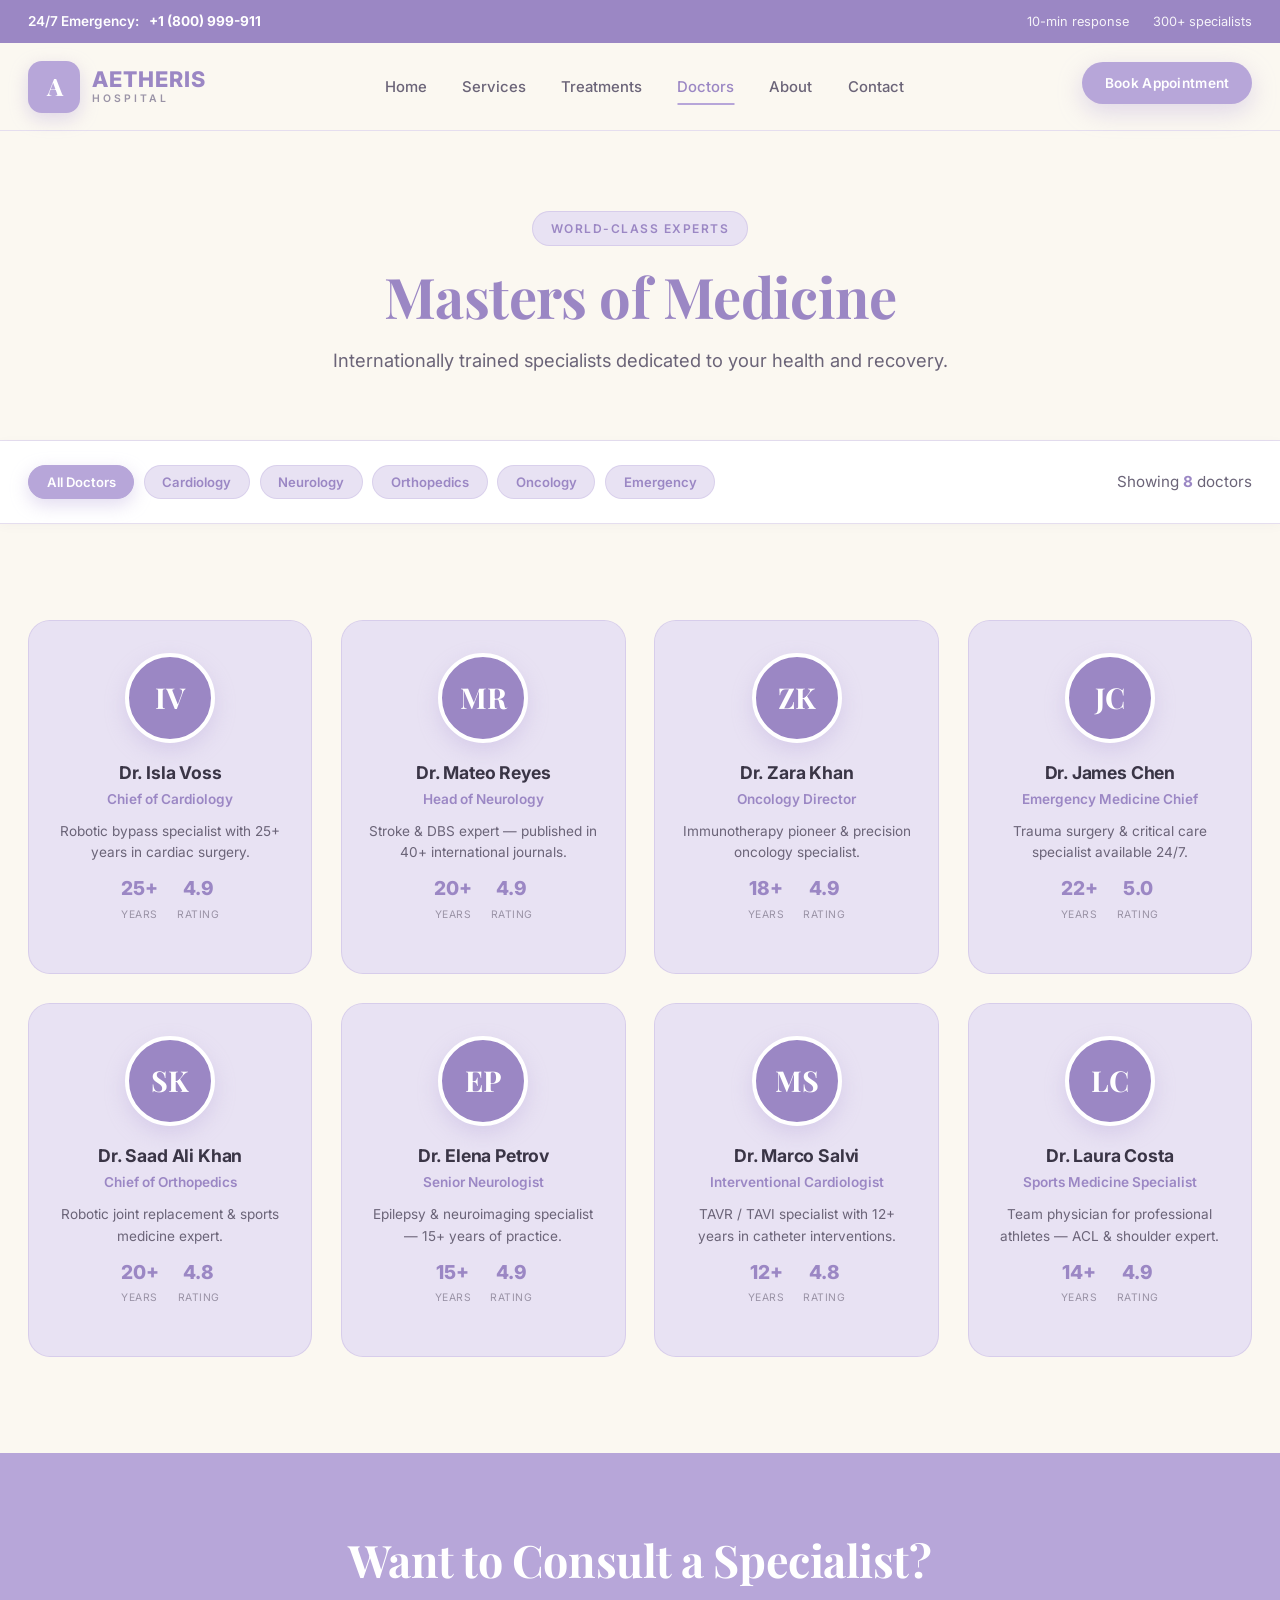
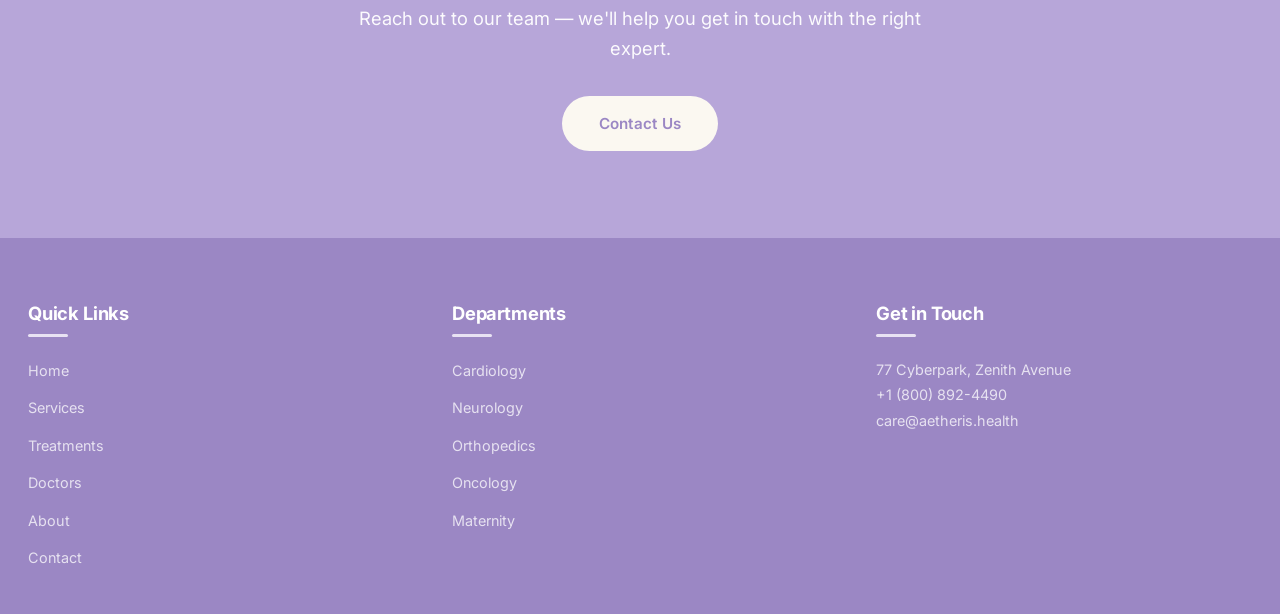
<file: doctors.html>
<!DOCTYPE html>
<html lang="en">
<head>
<meta charset="UTF-8" />
<meta name="viewport" content="width=device-width, initial-scale=1.0" />
<title>Aetheris Hospital · Our Doctors</title>
<link href="https://fonts.googleapis.com/css2?family=Inter:wght@300;400;500;600;700;800;900&family=Playfair+Display:wght@400;600;700;800;900&display=swap" rel="stylesheet" />
<link rel="stylesheet" href="style.css" />
</head>
<body>

<div class="emergency-bar">
  <div class="container">
    <div class="left">24/7 Emergency: <strong>+1 (800) 999-911</strong></div>
    <div class="right">
      <span>10-min response</span>
      <span>300+ specialists</span>
    </div>
  </div>
</div>

<header id="header">
  <div class="container">
    <div class="header-content">
      <a href="index.html" class="logo">
        <div class="logo-mark">A</div>
        <div class="logo-text">
          <span class="logo-name">AETHERIS</span>
          <span class="logo-sub">HOSPITAL</span>
        </div>
      </a>
      <button class="mobile-menu-btn">☰</button>
      <nav id="nav">
        <ul>
          <li><a href="index.html">Home</a></li>
          <li><a href="services.html">Services</a></li>
          <li><a href="treatment.html">Treatments</a></li>
          <li><a href="doctors.html" class="active">Doctors</a></li>
          <li><a href="about.html">About</a></li>
          <li><a href="contact.html">Contact</a></li>
        </ul>
      </nav>
      <div class="header-actions">
        <a href="contact.html" class="btn btn-primary"><span>Book Appointment</span></a>
      </div>
    </div>
  </div>
</header>

<section class="page-header">
  <div class="container">
    <span class="eyebrow">World-Class Experts</span>
    <h1>Masters of Medicine</h1>
    <p>Internationally trained specialists dedicated to your health and recovery.</p>
  </div>
</section>

<section class="filter-bar">
  <div class="container">
    <div class="filter-pills">
      <button class="filter-pill active" data-filter="all">All Doctors</button>
      <button class="filter-pill" data-filter="cardiology">Cardiology</button>
      <button class="filter-pill" data-filter="neurology">Neurology</button>
      <button class="filter-pill" data-filter="orthopedics">Orthopedics</button>
      <button class="filter-pill" data-filter="oncology">Oncology</button>
      <button class="filter-pill" data-filter="emergency">Emergency</button>
    </div>
    <div class="results-count">Showing <strong id="visibleCount">8</strong> doctors</div>
  </div>
</section>

<section class="section-padding">
  <div class="container">
    <div class="doctors-grid stagger" id="doctorsGrid">

      <div class="doctor-card" data-category="cardiology">
        <div class="doctor-avatar">IV</div>
        <h4>Dr. Isla Voss</h4>
        <div class="spec">Chief of Cardiology</div>
        <div class="exp">Robotic bypass specialist with 25+ years in cardiac surgery.</div>
        <div class="stats-mini">
          <div class="item"><span class="num">25+</span><span class="lbl">Years</span></div>
          <div class="item"><span class="num">4.9</span><span class="lbl">Rating</span></div>
        </div>
      </div>

      <div class="doctor-card" data-category="neurology">
        <div class="doctor-avatar">MR</div>
        <h4>Dr. Mateo Reyes</h4>
        <div class="spec">Head of Neurology</div>
        <div class="exp">Stroke & DBS expert — published in 40+ international journals.</div>
        <div class="stats-mini">
          <div class="item"><span class="num">20+</span><span class="lbl">Years</span></div>
          <div class="item"><span class="num">4.9</span><span class="lbl">Rating</span></div>
        </div>
      </div>

      <div class="doctor-card" data-category="oncology">
        <div class="doctor-avatar">ZK</div>
        <h4>Dr. Zara Khan</h4>
        <div class="spec">Oncology Director</div>
        <div class="exp">Immunotherapy pioneer & precision oncology specialist.</div>
        <div class="stats-mini">
          <div class="item"><span class="num">18+</span><span class="lbl">Years</span></div>
          <div class="item"><span class="num">4.9</span><span class="lbl">Rating</span></div>
        </div>
      </div>

      <div class="doctor-card" data-category="emergency">
        <div class="doctor-avatar">JC</div>
        <h4>Dr. James Chen</h4>
        <div class="spec">Emergency Medicine Chief</div>
        <div class="exp">Trauma surgery & critical care specialist available 24/7.</div>
        <div class="stats-mini">
          <div class="item"><span class="num">22+</span><span class="lbl">Years</span></div>
          <div class="item"><span class="num">5.0</span><span class="lbl">Rating</span></div>
        </div>
      </div>

      <div class="doctor-card" data-category="orthopedics">
        <div class="doctor-avatar">SK</div>
        <h4>Dr. Saad Ali Khan</h4>
        <div class="spec">Chief of Orthopedics</div>
        <div class="exp">Robotic joint replacement & sports medicine expert.</div>
        <div class="stats-mini">
          <div class="item"><span class="num">20+</span><span class="lbl">Years</span></div>
          <div class="item"><span class="num">4.8</span><span class="lbl">Rating</span></div>
        </div>
      </div>

      <div class="doctor-card" data-category="neurology">
        <div class="doctor-avatar">EP</div>
        <h4>Dr. Elena Petrov</h4>
        <div class="spec">Senior Neurologist</div>
        <div class="exp">Epilepsy & neuroimaging specialist — 15+ years of practice.</div>
        <div class="stats-mini">
          <div class="item"><span class="num">15+</span><span class="lbl">Years</span></div>
          <div class="item"><span class="num">4.9</span><span class="lbl">Rating</span></div>
        </div>
      </div>

      <div class="doctor-card" data-category="cardiology">
        <div class="doctor-avatar">MS</div>
        <h4>Dr. Marco Salvi</h4>
        <div class="spec">Interventional Cardiologist</div>
        <div class="exp">TAVR / TAVI specialist with 12+ years in catheter interventions.</div>
        <div class="stats-mini">
          <div class="item"><span class="num">12+</span><span class="lbl">Years</span></div>
          <div class="item"><span class="num">4.8</span><span class="lbl">Rating</span></div>
        </div>
      </div>

      <div class="doctor-card" data-category="orthopedics">
        <div class="doctor-avatar">LC</div>
        <h4>Dr. Laura Costa</h4>
        <div class="spec">Sports Medicine Specialist</div>
        <div class="exp">Team physician for professional athletes — ACL & shoulder expert.</div>
        <div class="stats-mini">
          <div class="item"><span class="num">14+</span><span class="lbl">Years</span></div>
          <div class="item"><span class="num">4.9</span><span class="lbl">Rating</span></div>
        </div>
      </div>

    </div>
  </div>
</section>

<section class="cta-section">
  <div class="container">
    <h2>Want to Consult a Specialist?</h2>
    <p>Reach out to our team — we'll help you get in touch with the right expert.</p>
    <a href="contact.html" class="btn"><span>Contact Us</span></a>
  </div>
</section>

<footer>
  <div class="container">
    <div class="footer-grid">
      <div class="footer-col">
        <h3>Quick Links</h3>
        <ul>
          <li><a href="index.html">Home</a></li>
          <li><a href="services.html">Services</a></li>
          <li><a href="treatment.html">Treatments</a></li>
          <li><a href="doctors.html">Doctors</a></li>
          <li><a href="about.html">About</a></li>
          <li><a href="contact.html">Contact</a></li>
        </ul>
      </div>
      <div class="footer-col">
        <h3>Departments</h3>
        <ul>
          <li><a href="services.html?id=cardiology">Cardiology</a></li>
          <li><a href="services.html?id=neurology">Neurology</a></li>
          <li><a href="services.html?id=orthopedics">Orthopedics</a></li>
          <li><a href="services.html?id=oncology">Oncology</a></li>
          <li><a href="services.html?id=maternity">Maternity</a></li>
        </ul>
      </div>
      <div class="footer-col">
        <h3>Get in Touch</h3>
        <p>77 Cyberpark, Zenith Avenue</p>
        <p>+1 (800) 892-4490</p>
        <p>care@aetheris.health</p>
      </div>
    </div>
  </div>
</footer>

<script>
window.addEventListener('scroll', () => {
  document.getElementById('header').classList.toggle('scrolled', window.scrollY > 50);
});
const mobileMenuBtn = document.querySelector('.mobile-menu-btn');
const nav = document.getElementById('nav');
mobileMenuBtn.addEventListener('click', function () {
  nav.classList.toggle('active');
  this.textContent = nav.classList.contains('active') ? '✕' : '☰';
});
document.querySelectorAll('nav ul li a').forEach(link => {
  link.addEventListener('click', () => {
    nav.classList.remove('active');
    mobileMenuBtn.textContent = '☰';
  });
});
const observer = new IntersectionObserver((entries) => {
  entries.forEach(e => e.isIntersecting && e.target.classList.add('active'));
}, { threshold: 0.12, rootMargin: '0px 0px -50px 0px' });
document.querySelectorAll('.reveal, .stagger, .section-title').forEach(el => observer.observe(el));

/* Filter */
const pills = document.querySelectorAll('.filter-pill');
const cards = document.querySelectorAll('.doctor-card');
const visibleCount = document.getElementById('visibleCount');
pills.forEach(pill => {
  pill.addEventListener('click', () => {
    pills.forEach(p => p.classList.remove('active'));
    pill.classList.add('active');
    const filter = pill.dataset.filter;
    let count = 0;
    cards.forEach(card => {
      if (filter === 'all' || card.dataset.category === filter) {
        card.style.display = 'flex';
        count++;
      } else {
        card.style.display = 'none';
      }
    });
    visibleCount.textContent = count;
  });
});
</script>
</body>
</html>
</file>
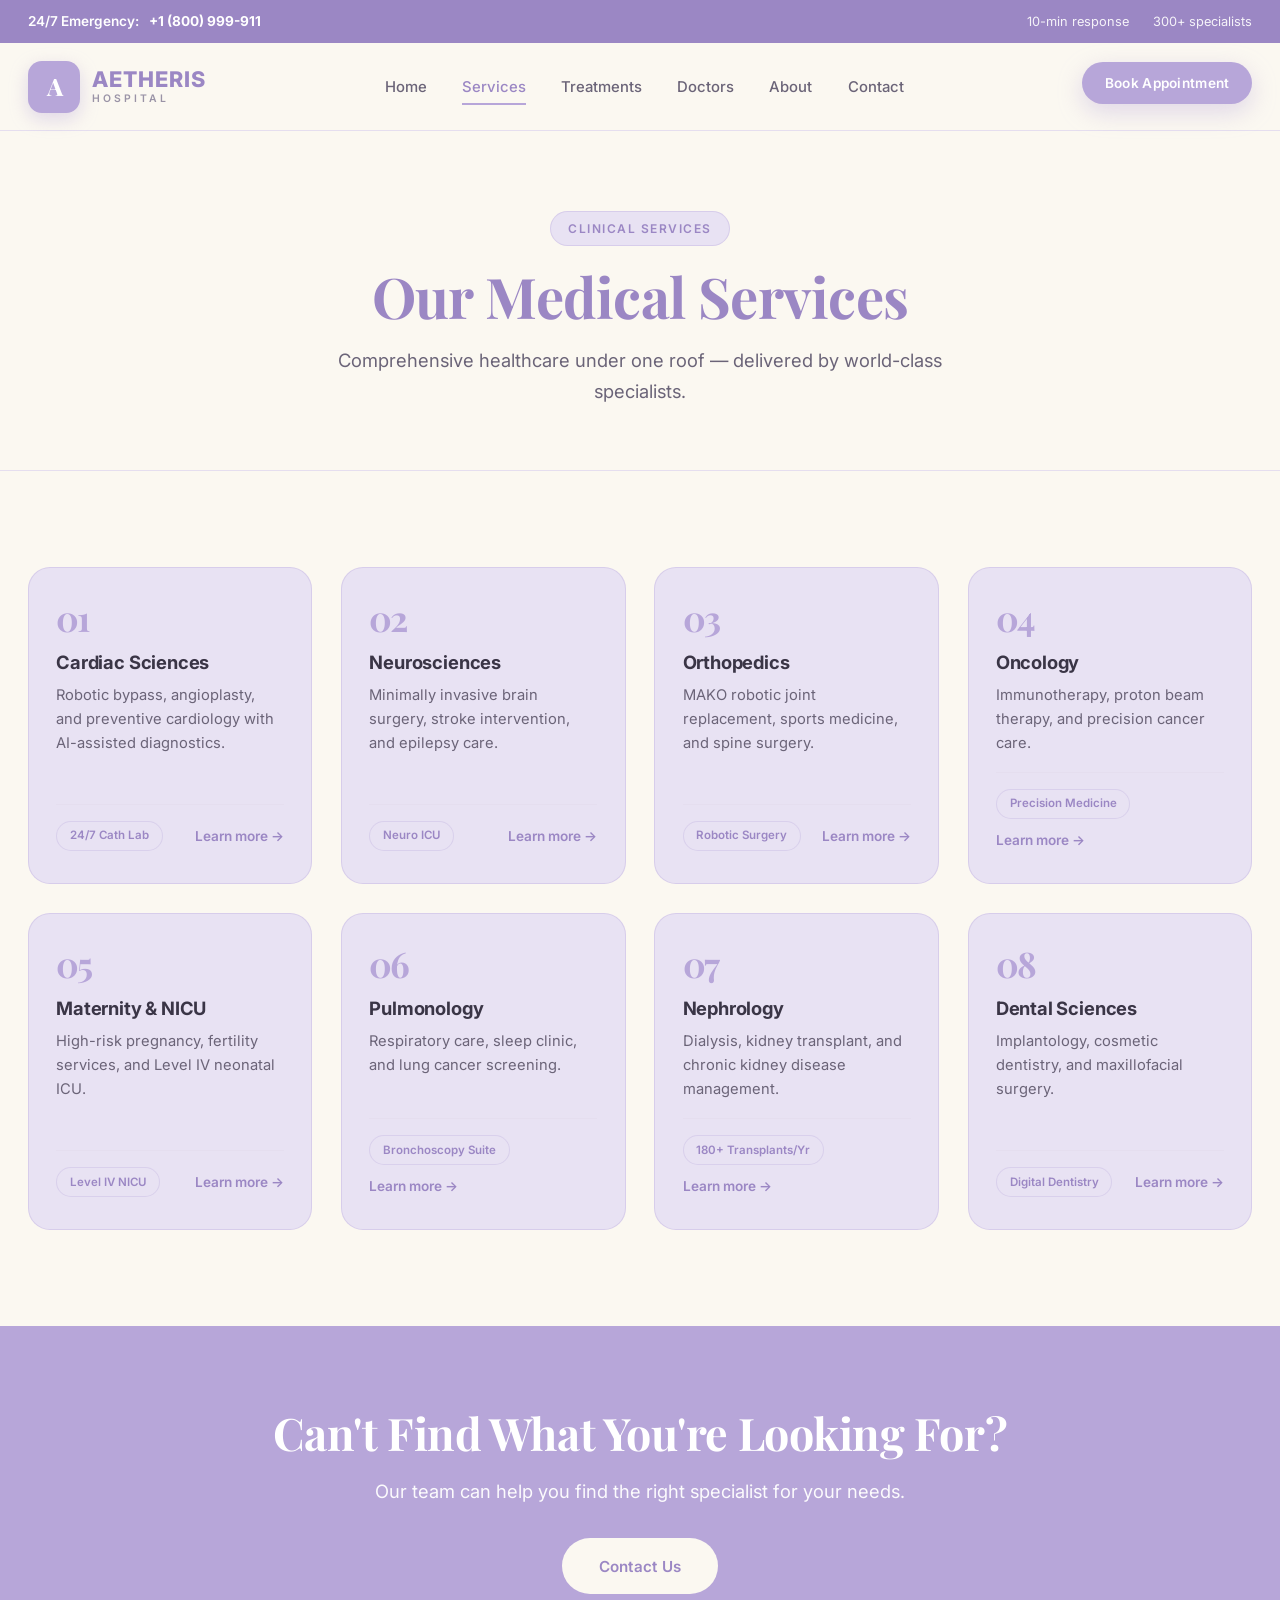
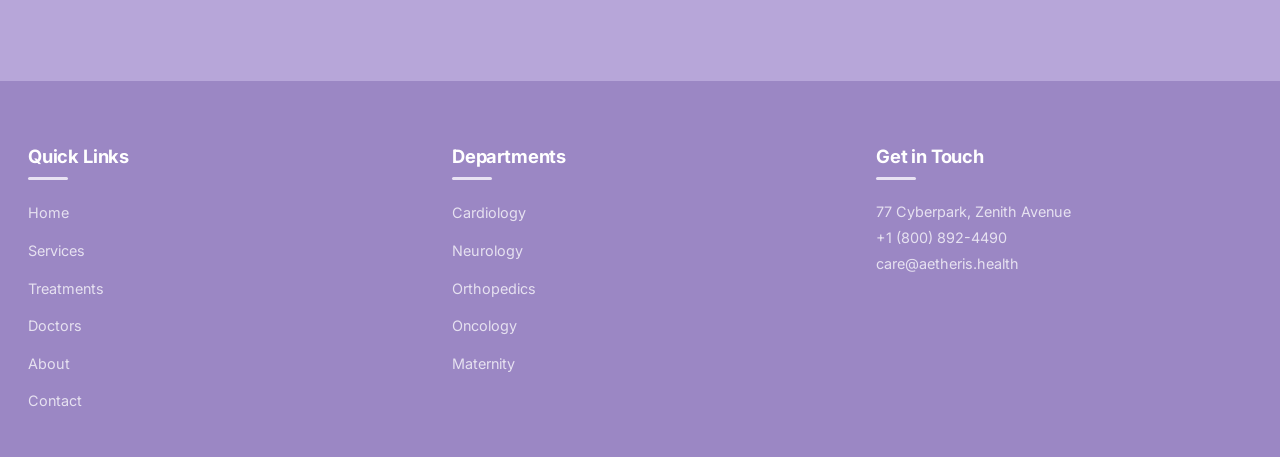
<file: services.html>
<!DOCTYPE html>
<html lang="en">
<head>
<meta charset="UTF-8" />
<meta name="viewport" content="width=device-width, initial-scale=1.0" />
<title>Services · Aetheris Hospital</title>
<link href="https://fonts.googleapis.com/css2?family=Inter:wght@300;400;500;600;700;800;900&family=Playfair+Display:wght@400;600;700;800;900&display=swap" rel="stylesheet" />
<link rel="stylesheet" href="style.css" />
</head>
<body>

<div class="emergency-bar">
  <div class="container">
    <div class="left">24/7 Emergency: <strong>+1 (800) 999-911</strong></div>
    <div class="right">
      <span>10-min response</span>
      <span>300+ specialists</span>
    </div>
  </div>
</div>

<header id="header">
  <div class="container">
    <div class="header-content">
      <a href="index.html" class="logo">
        <div class="logo-mark">A</div>
        <div class="logo-text">
          <span class="logo-name">AETHERIS</span>
          <span class="logo-sub">HOSPITAL</span>
        </div>
      </a>
      <button class="mobile-menu-btn">☰</button>
      <nav id="nav">
        <ul>
          <li><a href="index.html">Home</a></li>
          <li><a href="services.html" class="active">Services</a></li>
          <li><a href="treatment.html">Treatments</a></li>
          <li><a href="doctors.html">Doctors</a></li>
          <li><a href="about.html">About</a></li>
          <li><a href="contact.html">Contact</a></li>
        </ul>
      </nav>
      <div class="header-actions">
        <a href="contact.html" class="btn btn-primary"><span>Book Appointment</span></a>
      </div>
    </div>
  </div>
</header>

<section class="page-header">
  <div class="container">
    <span class="eyebrow">Clinical Services</span>
    <h1>Our Medical Services</h1>
    <p>Comprehensive healthcare under one roof — delivered by world-class specialists.</p>
  </div>
</section>

<section class="services-section">
  <div class="container">
    <div class="services-grid stagger">

      <div class="service-card">
        <div class="marker">01</div>
        <h3>Cardiac Sciences</h3>
        <p>Robotic bypass, angioplasty, and preventive cardiology with AI-assisted diagnostics.</p>
        <div class="footer-row">
          <span class="tag">24/7 Cath Lab</span>
          <a href="services.html?id=cardiology" class="link">Learn more →</a>
        </div>
      </div>

      <div class="service-card">
        <div class="marker">02</div>
        <h3>Neurosciences</h3>
        <p>Minimally invasive brain surgery, stroke intervention, and epilepsy care.</p>
        <div class="footer-row">
          <span class="tag">Neuro ICU</span>
          <a href="services.html?id=neurology" class="link">Learn more →</a>
        </div>
      </div>

      <div class="service-card">
        <div class="marker">03</div>
        <h3>Orthopedics</h3>
        <p>MAKO robotic joint replacement, sports medicine, and spine surgery.</p>
        <div class="footer-row">
          <span class="tag">Robotic Surgery</span>
          <a href="services.html?id=orthopedics" class="link">Learn more →</a>
        </div>
      </div>

      <div class="service-card">
        <div class="marker">04</div>
        <h3>Oncology</h3>
        <p>Immunotherapy, proton beam therapy, and precision cancer care.</p>
        <div class="footer-row">
          <span class="tag">Precision Medicine</span>
          <a href="services.html?id=oncology" class="link">Learn more →</a>
        </div>
      </div>

      <div class="service-card">
        <div class="marker">05</div>
        <h3>Maternity & NICU</h3>
        <p>High-risk pregnancy, fertility services, and Level IV neonatal ICU.</p>
        <div class="footer-row">
          <span class="tag">Level IV NICU</span>
          <a href="services.html?id=maternity" class="link">Learn more →</a>
        </div>
      </div>

      <div class="service-card">
        <div class="marker">06</div>
        <h3>Pulmonology</h3>
        <p>Respiratory care, sleep clinic, and lung cancer screening.</p>
        <div class="footer-row">
          <span class="tag">Bronchoscopy Suite</span>
          <a href="services.html?id=pulmonology" class="link">Learn more →</a>
        </div>
      </div>

      <div class="service-card">
        <div class="marker">07</div>
        <h3>Nephrology</h3>
        <p>Dialysis, kidney transplant, and chronic kidney disease management.</p>
        <div class="footer-row">
          <span class="tag">180+ Transplants/Yr</span>
          <a href="services.html?id=nephrology" class="link">Learn more →</a>
        </div>
      </div>

      <div class="service-card">
        <div class="marker">08</div>
        <h3>Dental Sciences</h3>
        <p>Implantology, cosmetic dentistry, and maxillofacial surgery.</p>
        <div class="footer-row">
          <span class="tag">Digital Dentistry</span>
          <a href="services.html?id=dental" class="link">Learn more →</a>
        </div>
      </div>

    </div>
  </div>
</section>

<section class="cta-section">
  <div class="container">
    <h2>Can't Find What You're Looking For?</h2>
    <p>Our team can help you find the right specialist for your needs.</p>
    <a href="contact.html" class="btn"><span>Contact Us</span></a>
  </div>
</section>

<footer>
  <div class="container">
    <div class="footer-grid">
      <div class="footer-col">
        <h3>Quick Links</h3>
        <ul>
          <li><a href="index.html">Home</a></li>
          <li><a href="services.html">Services</a></li>
          <li><a href="treatment.html">Treatments</a></li>
          <li><a href="doctors.html">Doctors</a></li>
          <li><a href="about.html">About</a></li>
          <li><a href="contact.html">Contact</a></li>
        </ul>
      </div>
      <div class="footer-col">
        <h3>Departments</h3>
        <ul>
          <li><a href="services.html?id=cardiology">Cardiology</a></li>
          <li><a href="services.html?id=neurology">Neurology</a></li>
          <li><a href="services.html?id=orthopedics">Orthopedics</a></li>
          <li><a href="services.html?id=oncology">Oncology</a></li>
          <li><a href="services.html?id=maternity">Maternity</a></li>
        </ul>
      </div>
      <div class="footer-col">
        <h3>Get in Touch</h3>
        <p>77 Cyberpark, Zenith Avenue</p>
        <p>+1 (800) 892-4490</p>
        <p>care@aetheris.health</p>
      </div>
    </div>
  </div>
</footer>

<script>
window.addEventListener('scroll', () => {
  document.getElementById('header').classList.toggle('scrolled', window.scrollY > 50);
});
const mobileMenuBtn = document.querySelector('.mobile-menu-btn');
const nav = document.getElementById('nav');
mobileMenuBtn.addEventListener('click', function () {
  nav.classList.toggle('active');
  this.textContent = nav.classList.contains('active') ? '✕' : '☰';
});
document.querySelectorAll('nav ul li a').forEach(link => {
  link.addEventListener('click', () => {
    nav.classList.remove('active');
    mobileMenuBtn.textContent = '☰';
  });
});
const observer = new IntersectionObserver((entries) => {
  entries.forEach(e => e.isIntersecting && e.target.classList.add('active'));
}, { threshold: 0.12, rootMargin: '0px 0px -50px 0px' });
document.querySelectorAll('.reveal, .stagger, .section-title').forEach(el => observer.observe(el));

/* =====================================================
   SPECIALTY DETAIL VIEW — Renders inline when ?id=... present
   ===================================================== */
const SPECIALTIES = {
  cardiology: {
    name: "Cardiac Sciences",
    subtitle: "Advanced Heart Care",
    tagline: "Precision cardiology — from prevention to robotic surgery.",
    badge: "24/7 Cath Lab",
    card: "Robotic bypass, angioplasty, and preventive cardiology with AI-assisted diagnostics.",
    desc: "Our Cardiac Sciences department is a national leader in advanced heart care. With 40+ interventional cardiologists, robotic surgeons, and cardiac electrophysiologists, we deliver complete heart care — from preventive screenings to complex surgeries.",
    overview: "Aetheris Cardiac Sciences delivers world-class care across the full spectrum of heart conditions. Our hybrid operating suites, 24/7 cath labs, and dedicated cardiac ICU ensure rapid intervention for every patient.",
    stats: [
      {label:"Procedures / Year", value:"3,200+"},
      {label:"Success Rate", value:"98.6%"},
      {label:"Cardiac ICU Beds", value:"40"},
      {label:"Specialists", value:"42"}
    ],
    facts: [
      {title:"Robotic Bypass", desc:"Minimally invasive CABG."},
      {title:"Electrophysiology", desc:"Arrhythmia & pacemaker."},
      {title:"Pediatric Cardiology", desc:"Congenital heart disease."},
      {title:"Heart Failure Clinic", desc:"Advanced LVAD programs."}
    ],
    procedures: [
      {title:"Robotic Coronary Bypass (CABG)", desc:"Minimally invasive bypass — 48-hour recovery."},
      {title:"Angioplasty & Stenting", desc:"Same-day PCI for blocked arteries."},
      {title:"TAVR / TAVI", desc:"Transcatheter aortic valve replacement."},
      {title:"Cardiac Electrophysiology", desc:"Ablation & pacemaker implantation."},
      {title:"Heart Transplant Evaluation", desc:"Comprehensive transplant workup."},
      {title:"Preventive Cardiology", desc:"Advanced screening & risk assessment."}
    ],
    team: [
      {name:"Dr. Isla Voss", role:"Chief of Cardiology"},
      {name:"Dr. Marco Salvi", role:"Interventional Cardiologist"},
      {name:"Dr. Naomi Okafor", role:"Electrophysiologist"},
      {name:"Dr. Rajiv Sharma", role:"Cardiac Surgeon"}
    ],
    faqs: [
      {q:"What are the signs of a heart attack?", a:"Chest pain, shortness of breath, pain radiating to the left arm or jaw, sweating, and nausea. If you experience any of these, call 911 immediately."},
      {q:"How often should I get a cardiac checkup?", a:"Adults over 40 should have annual checkups. Those with risk factors (diabetes, hypertension, family history) should start earlier."},
      {q:"Is robotic bypass safe?", a:"Yes. Robotic bypass has a 98.6% success rate with fewer complications and faster recovery than traditional surgery."},
      {q:"Do you offer cardiac rehabilitation?", a:"Yes, we have a comprehensive cardiac rehab program with exercise, nutrition, and psychological support."}
    ]
  },
  neurology: {
    name: "Neurosciences",
    subtitle: "Brain & Spine Excellence",
    tagline: "Advanced neurology, neurosurgery & stroke intervention.",
    badge: "Neuro ICU",
    card: "Minimally invasive brain surgery, stroke intervention, and epilepsy care.",
    desc: "Our Neurosciences department is a comprehensive center for brain, spine, and nervous system disorders. From complex epilepsy surgery to minimally invasive brain tumor removal, we combine cutting-edge technology with world-class expertise.",
    overview: "Aetheris Neurosciences offers the most advanced neurological care in the region. Our state-of-the-art Neuro ICU, intraoperative MRI, and robotic neurosurgery suite allow us to treat the most complex cases with precision.",
    stats: [
      {label:"Neurosurgeries / Year", value:"1,800+"},
      {label:"Stroke Response", value:"<15 min"},
      {label:"Neuro ICU Beds", value:"30"},
      {label:"Specialists", value:"38"}
    ],
    facts: [
      {title:"Deep Brain Stimulation", desc:"For Parkinson's & tremor."},
      {title:"Epilepsy Surgery", desc:"Refractory epilepsy."},
      {title:"Stroke Thrombectomy", desc:"24/7 clot removal."},
      {title:"Spine Surgery", desc:"Minimally invasive."}
    ],
    procedures: [
      {title:"Deep Brain Stimulation (DBS)", desc:"For Parkinson's, tremor, dystonia."},
      {title:"Stroke Thrombectomy", desc:"Mechanical clot removal within golden hour."},
      {title:"Awake Brain Surgery", desc:"For tumors near speech/motor areas."},
      {title:"Epilepsy Surgery", desc:"For medication-resistant epilepsy."},
      {title:"Spine Fusion & Disc Replacement", desc:"Minimally invasive spine surgery."},
      {title:"Gamma Knife Radiosurgery", desc:"Non-invasive brain tumor treatment."}
    ],
    team: [
      {name:"Dr. Mateo Reyes", role:"Chief of Neurology"},
      {name:"Dr. Sarah Lin", role:"Neurosurgeon"},
      {name:"Dr. Ahmed Hassan", role:"Epileptologist"},
      {name:"Dr. Petra Novak", role:"Stroke Neurologist"}
    ],
    faqs: [
      {q:"What are the warning signs of a stroke?", a:"Remember FAST — Face drooping, Arm weakness, Speech difficulty, Time to call 911. Every minute matters."},
      {q:"Is awake brain surgery painful?", a:"No. The brain itself has no pain receptors. Patients are comfortable and can speak with surgeons during the procedure."},
      {q:"How effective is DBS for Parkinson's?", a:"DBS dramatically improves motor symptoms in 80-90% of suitable patients."},
      {q:"Do you offer telemedicine for neurology?", a:"Yes. We offer virtual consults for follow-ups and second opinions."}
    ]
  },
  orthopedics: {
    name: "Orthopedics",
    subtitle: "Bones, Joints & Sports Medicine",
    tagline: "Robotic joint replacement & sports medicine excellence.",
    badge: "Robotic Surgery",
    card: "MAKO robotic joint replacement, sports medicine, and spine surgery.",
    desc: "Our Orthopedics department is at the forefront of musculoskeletal care. With MAKO robotic-arm technology, we perform the most precise joint replacements available, while our sports medicine team keeps athletes at peak performance.",
    overview: "Aetheris Orthopedics combines advanced robotic surgery with world-class rehabilitation. Our joint replacement program has a 99% patient satisfaction rate, with most patients walking within 24 hours of surgery.",
    stats: [
      {label:"Joint Replacements / Yr", value:"2,100+"},
      {label:"Robotic Accuracy", value:"99%"},
      {label:"Recovery Time", value:"24 hrs"},
      {label:"Specialists", value:"30"}
    ],
    facts: [
      {title:"MAKO Robotic", desc:"Precision joint replacement."},
      {title:"Sports Medicine", desc:"Athlete care & rehab."},
      {title:"Spine Surgery", desc:"Minimally invasive."},
      {title:"Hand Surgery", desc:"Microsurgical expertise."}
    ],
    procedures: [
      {title:"MAKO Robotic Knee Replacement", desc:"Same-day walking, 99% accuracy."},
      {title:"Hip Replacement", desc:"Anterior approach for faster recovery."},
      {title:"ACL Reconstruction", desc:"Arthroscopic sports injury repair."},
      {title:"Spine Fusion", desc:"Minimally invasive spine surgery."},
      {title:"Shoulder Replacement", desc:"Reverse & anatomic options."},
      {title:"Sports Medicine", desc:"Comprehensive athlete programs."}
    ],
    team: [
      {name:"Dr. Vikram Mehta", role:"Chief of Orthopedics"},
      {name:"Dr. Laura Costa", role:"Sports Medicine"},
      {name:"Dr. Kenji Tanaka", role:"Spine Surgeon"},
      {name:"Dr. Emma Wright", role:"Hand & Microsurgeon"}
    ],
    faqs: [
      {q:"How long is recovery after knee replacement?", a:"Most patients walk the same day and return to normal activities in 4-6 weeks with robotic-assisted surgery."},
      {q:"Is robotic surgery better than traditional?", a:"Yes — robotic surgery offers 99% implant accuracy, less pain, smaller incisions, and faster recovery."},
      {q:"When should I see a sports medicine specialist?", a:"If you have persistent joint pain, sports injury, or want to prevent injury."},
      {q:"Do you offer non-surgical treatments?", a:"Yes — we offer PRP injections, physical therapy, and other non-surgical options."}
    ]
  },
  oncology: {
    name: "Oncology",
    subtitle: "Precision Cancer Care",
    tagline: "Precision oncology — immunotherapy, radiation & surgical expertise.",
    badge: "Precision Medicine",
    card: "Immunotherapy, proton beam therapy, and precision cancer care.",
    desc: "Our Oncology department provides comprehensive cancer care using the latest advances in immunotherapy, precision medicine, and radiation therapy. Every patient receives a personalized treatment plan designed by a multidisciplinary tumor board.",
    overview: "Aetheris Oncology is a comprehensive cancer center with immunotherapy, proton beam therapy, and bone marrow transplant capabilities. We treat 4,500+ cancer patients annually with survival rates that match the world's best cancer centers.",
    stats: [
      {label:"Cancer Patients / Yr", value:"4,500+"},
      {label:"5-Year Survival", value:"72%"},
      {label:"Clinical Trials", value:"40+"},
      {label:"Specialists", value:"36"}
    ],
    facts: [
      {title:"Immunotherapy", desc:"Body's own immune system."},
      {title:"Proton Beam", desc:"Precision radiation."},
      {title:"Genomic Medicine", desc:"Personalized therapy."},
      {title:"Palliative Care", desc:"Comfort & quality of life."}
    ],
    procedures: [
      {title:"Immunotherapy", desc:"Checkpoint inhibitors & CAR-T therapy."},
      {title:"Proton Beam Therapy", desc:"Sparing healthy tissue with precision."},
      {title:"Bone Marrow Transplant", desc:"Autologous & allogeneic."},
      {title:"Robotic Cancer Surgery", desc:"Minimally invasive tumor removal."},
      {title:"Targeted Therapy", desc:"Genomic-driven treatment."},
      {title:"Clinical Trials", desc:"Access to breakthrough therapies."}
    ],
    team: [
      {name:"Dr. Zara Khan", role:"Director of Oncology"},
      {name:"Dr. David Kim", role:"Medical Oncologist"},
      {name:"Dr. Priya Nair", role:"Radiation Oncologist"},
      {name:"Dr. Luca Romano", role:"Surgical Oncologist"}
    ],
    faqs: [
      {q:"What is immunotherapy?", a:"Immunotherapy uses your body's own immune system to fight cancer. It's particularly effective for certain cancers like melanoma and lung cancer."},
      {q:"How do I get a second opinion?", a:"Our tumor board reviews cases weekly. Contact us to schedule a second-opinion consultation."},
      {q:"Do you offer clinical trials?", a:"Yes — we participate in 40+ international clinical trials."},
      {q:"Is chemotherapy always necessary?", a:"No. With precision medicine, we use genomic testing to determine the best treatment."}
    ]
  },
  maternity: {
    name: "Maternity & NICU",
    subtitle: "Complete Women & Newborn Care",
    tagline: "From pregnancy to NICU — world-class care for mother and baby.",
    badge: "Level IV NICU",
    card: "High-risk pregnancy, fertility services, and Level IV neonatal ICU.",
    desc: "Our Maternity department provides comprehensive care for every stage of pregnancy, delivery, and newborn health. With high-risk pregnancy specialists, fertility services, and a Level IV NICU, we support the most complex cases.",
    overview: "Aetheris Maternity has delivered over 25,000 babies with exceptional safety outcomes. Our birthing suites, midwifery program, and Level IV NICU ensure the highest standard of care for mother and baby.",
    stats: [
      {label:"Deliveries / Year", value:"2,800+"},
      {label:"NICU Success", value:"97%"},
      {label:"Birthing Suites", value:"24"},
      {label:"Specialists", value:"28"}
    ],
    facts: [
      {title:"High-Risk Pregnancy", desc:"Expert maternal-fetal care."},
      {title:"Fertility Services", desc:"IVF & reproductive medicine."},
      {title:"Level IV NICU", desc:"Advanced newborn care."},
      {title:"Lactation Support", desc:"Breastfeeding specialists."}
    ],
    procedures: [
      {title:"Normal & Water Birth", desc:"Natural birthing options."},
      {title:"C-Section (Planned & Emergency)", desc:"24/7 surgical teams."},
      {title:"High-Risk Pregnancy Care", desc:"Maternal-fetal medicine."},
      {title:"IVF & Fertility Treatment", desc:"Advanced reproductive medicine."},
      {title:"Level IV NICU", desc:"For premature & critical newborns."},
      {title:"Lactation & Postpartum Care", desc:"Comprehensive new-mom support."}
    ],
    team: [
      {name:"Dr. Sofia Rossi", role:"Chief of Obstetrics"},
      {name:"Dr. Anjali Kapoor", role:"Maternal-Fetal Specialist"},
      {name:"Dr. Emily Chen", role:"Fertility Specialist"},
      {name:"Dr. Carlos Mendez", role:"Neonatologist"}
    ],
    faqs: [
      {q:"Do you offer water birth?", a:"Yes, we have dedicated water-birthing suites for low-risk pregnancies."},
      {q:"What is a Level IV NICU?", a:"It's the highest level of neonatal intensive care for the smallest and sickest babies."},
      {q:"Do you offer fertility treatments?", a:"Yes — from basic fertility testing to advanced IVF and reproductive surgery."},
      {q:"Can my partner stay overnight?", a:"Yes, all our private birthing suites include a comfortable bed for partners."}
    ]
  },
  pulmonology: {
    name: "Pulmonology",
    subtitle: "Respiratory & Lung Care",
    tagline: "Advanced respiratory care, sleep medicine & lung cancer screening.",
    badge: "Bronchoscopy Suite",
    card: "Respiratory care, sleep clinic, and lung cancer screening.",
    desc: "Our Pulmonology department specializes in the diagnosis and treatment of lung and respiratory conditions. From asthma to lung cancer, from sleep apnea to advanced COPD, we provide comprehensive respiratory care.",
    overview: "Aetheris Pulmonology is equipped with state-of-the-art bronchoscopy suites, pulmonary function labs, and a dedicated sleep center. We treat 6,000+ respiratory patients annually with multidisciplinary expertise.",
    stats: [
      {label:"Patients / Year", value:"6,000+"},
      {label:"Sleep Studies", value:"800+"},
      {label:"Bronchoscopy Suite", value:"3"},
      {label:"Specialists", value:"22"}
    ],
    facts: [
      {title:"Lung Cancer", desc:"Early detection & treatment."},
      {title:"Sleep Medicine", desc:"Sleep apnea & disorders."},
      {title:"COPD & Asthma", desc:"Chronic respiratory care."},
      {title:"Bronchoscopy", desc:"Advanced diagnostics."}
    ],
    procedures: [
      {title:"Bronchoscopy", desc:"Diagnostic & therapeutic procedures."},
      {title:"Lung Cancer Screening", desc:"Low-dose CT for high-risk patients."},
      {title:"Sleep Studies", desc:"Overnight sleep apnea diagnosis."},
      {title:"Pulmonary Function Testing", desc:"Complete lung function assessment."},
      {title:"COPD Management", desc:"Advanced respiratory therapy."},
      {title:"Asthma Program", desc:"Personalized asthma control."}
    ],
    team: [
      {name:"Dr. Anna Bergman", role:"Chief of Pulmonology"},
      {name:"Dr. Omar Farouk", role:"Interventional Pulmonologist"},
      {name:"Dr. Maya Suzuki", role:"Sleep Specialist"},
      {name:"Dr. Robert Kingsley", role:"Lung Cancer Specialist"}
    ],
    faqs: [
      {q:"What are signs of sleep apnea?", a:"Loud snoring, gasping during sleep, daytime fatigue, and morning headaches."},
      {q:"How often should I get lung cancer screening?", a:"If you're 50-80, a current or former smoker, we recommend annual low-dose CT screening."},
      {q:"Is bronchoscopy painful?", a:"No — it's done under light sedation."},
      {q:"Can asthma be cured?", a:"Asthma can't be cured but is highly manageable with proper treatment."}
    ]
  },
  nephrology: {
    name: "Nephrology",
    subtitle: "Kidney Transplant & Care",
    tagline: "Advanced kidney transplant — living & deceased donor programs.",
    badge: "180+ Transplants/Yr",
    card: "Kidney transplant, dialysis, and chronic kidney disease management.",
    desc: "Our Nephrology department provides comprehensive kidney care with a specialized focus on kidney transplantation. From living and deceased donor programs to post-transplant care, our multidisciplinary team delivers exceptional outcomes.",
    overview: "Aetheris Nephrology operates one of the most successful kidney transplant programs in the region, performing 180+ transplants annually with survival rates that match the world's best transplant centers.",
    stats: [
      {label:"Transplants / Year", value:"180+"},
      {label:"Transplant Success", value:"97%"},
      {label:"Dialysis Stations", value:"60"},
      {label:"Specialists", value:"24"}
    ],
    facts: [
      {title:"Kidney Transplant", desc:"Living & deceased donor."},
      {title:"Dialysis", desc:"Hemodialysis & peritoneal."},
      {title:"CKD Management", desc:"Preserving kidney function."},
      {title:"Hypertension Clinic", desc:"Kidney-related BP."}
    ],
    procedures: [
      {title:"Kidney Transplant", desc:"Living & deceased donor programs."},
      {title:"Hemodialysis", desc:"Advanced dialysis with 60+ stations."},
      {title:"Peritoneal Dialysis", desc:"Home-based dialysis option."},
      {title:"CKD Management", desc:"Preserving kidney function."},
      {title:"Kidney Biopsy", desc:"Precise diagnostic procedures."},
      {title:"Hypertension Management", desc:"Kidney-related blood pressure."}
    ],
    team: [
      {name:"Dr. Nadia Belkacem", role:"Chief of Nephrology"},
      {name:"Dr. Samuel Osei", role:"Transplant Nephrologist"},
      {name:"Dr. Yuki Nakamura", role:"Dialysis Specialist"},
      {name:"Dr. Laura Fernández", role:"Pediatric Nephrologist"}
    ],
    faqs: [
      {q:"How do I know if I have kidney disease?", a:"Early kidney disease usually has no symptoms. Blood and urine tests are the only way to detect it early."},
      {q:"Who can donate a kidney?", a:"Any healthy adult can be evaluated. Living donor transplants often happen within months."},
      {q:"How long is the kidney transplant waitlist?", a:"Wait times vary. Living donor transplants can happen within months; deceased donor waitlists depend on matching."},
      {q:"Is dialysis painful?", a:"No. Hemodialysis is generally painless and well-tolerated by most patients."}
    ]
  },
  dental: {
    name: "Dental Sciences",
    subtitle: "Advanced Dental Care",
    tagline: "From routine care to full-mouth reconstruction.",
    badge: "Digital Dentistry",
    card: "Implantology, cosmetic dentistry, and maxillofacial surgery.",
    desc: "Our Dental Sciences department offers complete dental care, from routine cleanings to advanced implantology and cosmetic dentistry. Our specialists use the latest digital dentistry technology for precise, comfortable treatment.",
    overview: "Aetheris Dental Sciences combines digital imaging, CAD/CAM technology, and microsurgical techniques to deliver exceptional dental care. From pediatric dentistry to full-mouth reconstruction, we provide comprehensive treatment under one roof.",
    stats: [
      {label:"Procedures / Year", value:"12,000+"},
      {label:"Implant Success", value:"98%"},
      {label:"Digital Scanners", value:"8"},
      {label:"Specialists", value:"20"}
    ],
    facts: [
      {title:"Implantology", desc:"Advanced dental implants."},
      {title:"Cosmetic Dentistry", desc:"Smile design & veneers."},
      {title:"Pediatric Dentistry", desc:"Gentle care for kids."},
      {title:"Orthodontics", desc:"Braces & clear aligners."}
    ],
    procedures: [
      {title:"Dental Implants", desc:"Single, multiple & full-arch."},
      {title:"Cosmetic Dentistry", desc:"Veneers, whitening, smile design."},
      {title:"Orthodontics", desc:"Traditional braces & Invisalign."},
      {title:"Root Canal Therapy", desc:"Painless single-visit treatment."},
      {title:"Pediatric Dentistry", desc:"Specialized care for children."},
      {title:"Full-Mouth Reconstruction", desc:"Complete rehabilitation."}
    ],
    team: [
      {name:"Dr. Niko Petrov", role:"Chief of Dental Sciences"},
      {name:"Dr. Aisha Rahman", role:"Implant Specialist"},
      {name:"Dr. Chen Wei", role:"Orthodontist"},
      {name:"Dr. Maria Santos", role:"Cosmetic Dentist"}
    ],
    faqs: [
      {q:"Are dental implants painful?", a:"The implant procedure is done under local anesthesia — you won't feel pain during placement."},
      {q:"How long do veneers last?", a:"With proper care, porcelain veneers last 10-15 years or more."},
      {q:"Is Invisalign as effective as braces?", a:"Yes — Invisalign is highly effective for most cases."},
      {q:"How often should I visit the dentist?", a:"Every 6 months for a checkup and cleaning."}
    ]
  }
};

const specId = new URLSearchParams(window.location.search).get('id');

if (specId && SPECIALTIES[specId]) {
  const s = SPECIALTIES[specId];

  document.title = s.name + ' · Aetheris Hospital';

  document.querySelector('.page-header').innerHTML = `
    <div class="container">
      <span class="eyebrow">${s.subtitle}</span>
      <h1>${s.name}</h1>
      <p>${s.tagline}</p>
    </div>
  `;

  const main = document.querySelector('.services-section .container');
  main.innerHTML = `
    <div class="detail-stats" style="margin-bottom:3rem;">
      ${s.stats.map(st => `<div class="stat-mini"><div class="label">${st.label}</div><div class="value">${st.value}</div></div>`).join('')}
    </div>

    <div class="section-block">
      <div class="section-head"><span class="num">01</span><h2>Overview</h2></div>
      <div class="grid-2">
        <div class="about-block"><p>${s.desc}</p><p>${s.overview}</p></div>
        <div class="grid-3">
          ${s.facts.map(f => `<div class="info-card"><div class="marker">•</div><h4>${f.title}</h4><p>${f.desc}</p></div>`).join('')}
        </div>
      </div>
    </div>

    <div class="section-block">
      <div class="section-head"><span class="num">02</span><h2>Procedures & Treatments</h2></div>
      <ul class="procedure-list">
        ${s.procedures.map(p => `<li><div class="text"><strong>${p.title}</strong><span>${p.desc}</span></div></li>`).join('')}
      </ul>
    </div>

    <div class="section-block">
      <div class="section-head"><span class="num">03</span><h2>Our Specialists</h2></div>
      <div class="grid-3">
        ${s.team.map(t => `<div class="team-mini"><div class="marker">${t.name.split(' ')[1]?.[0] || 'Dr'}</div><h4>${t.name}</h4><p>${t.role}</p></div>`).join('')}
      </div>
    </div>

    <div class="section-block">
      <div class="section-head"><span class="num">04</span><h2>Frequently Asked Questions</h2></div>
      <div>
        ${s.faqs.map(f => `<div class="faq-item"><div class="faq-q">${f.q}</div><div class="faq-a">${f.a}</div></div>`).join('')}
      </div>
    </div>
  `;

  document.querySelectorAll('.faq-q').forEach(q => {
    q.addEventListener('click', () => {
      const item = q.parentElement;
      document.querySelectorAll('.faq-item').forEach(i => { if (i !== item) i.classList.remove('open'); });
      item.classList.toggle('open');
    });
  });
}
</script>
</body>
</html>
</file>
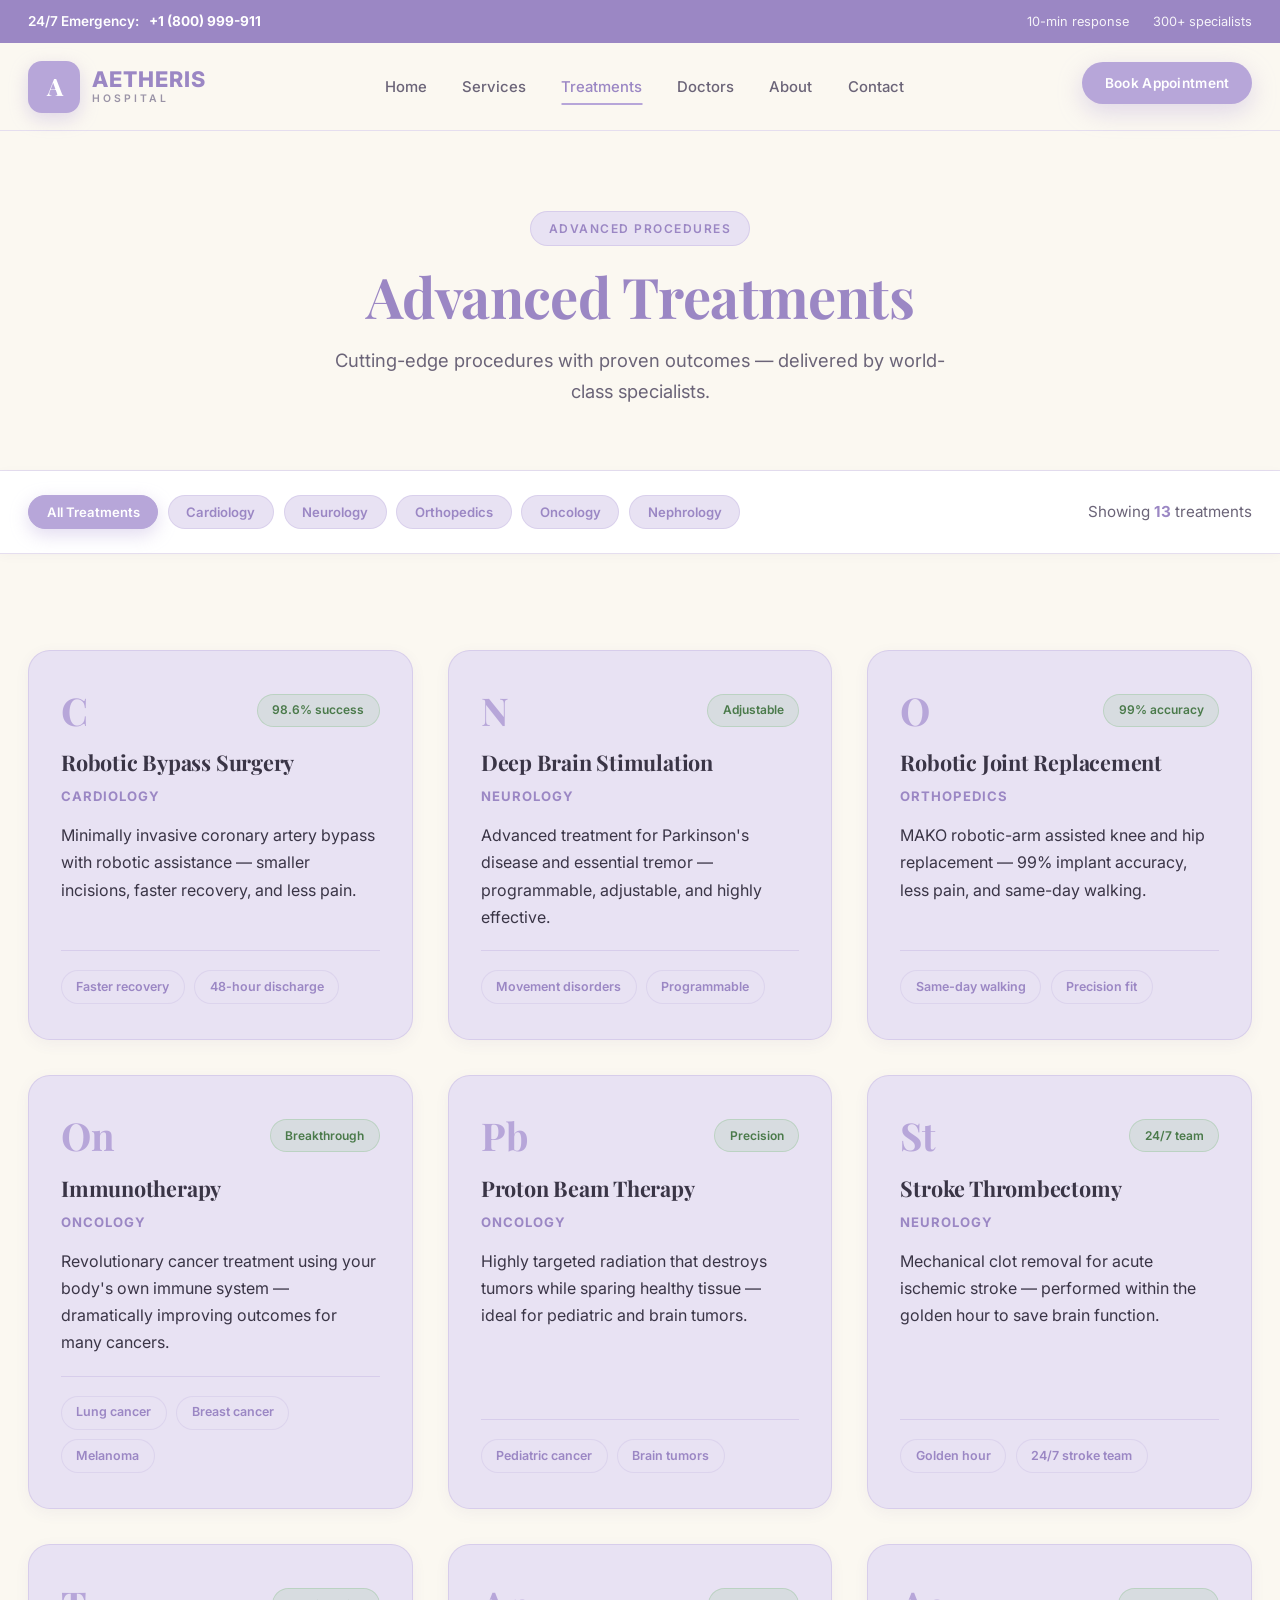
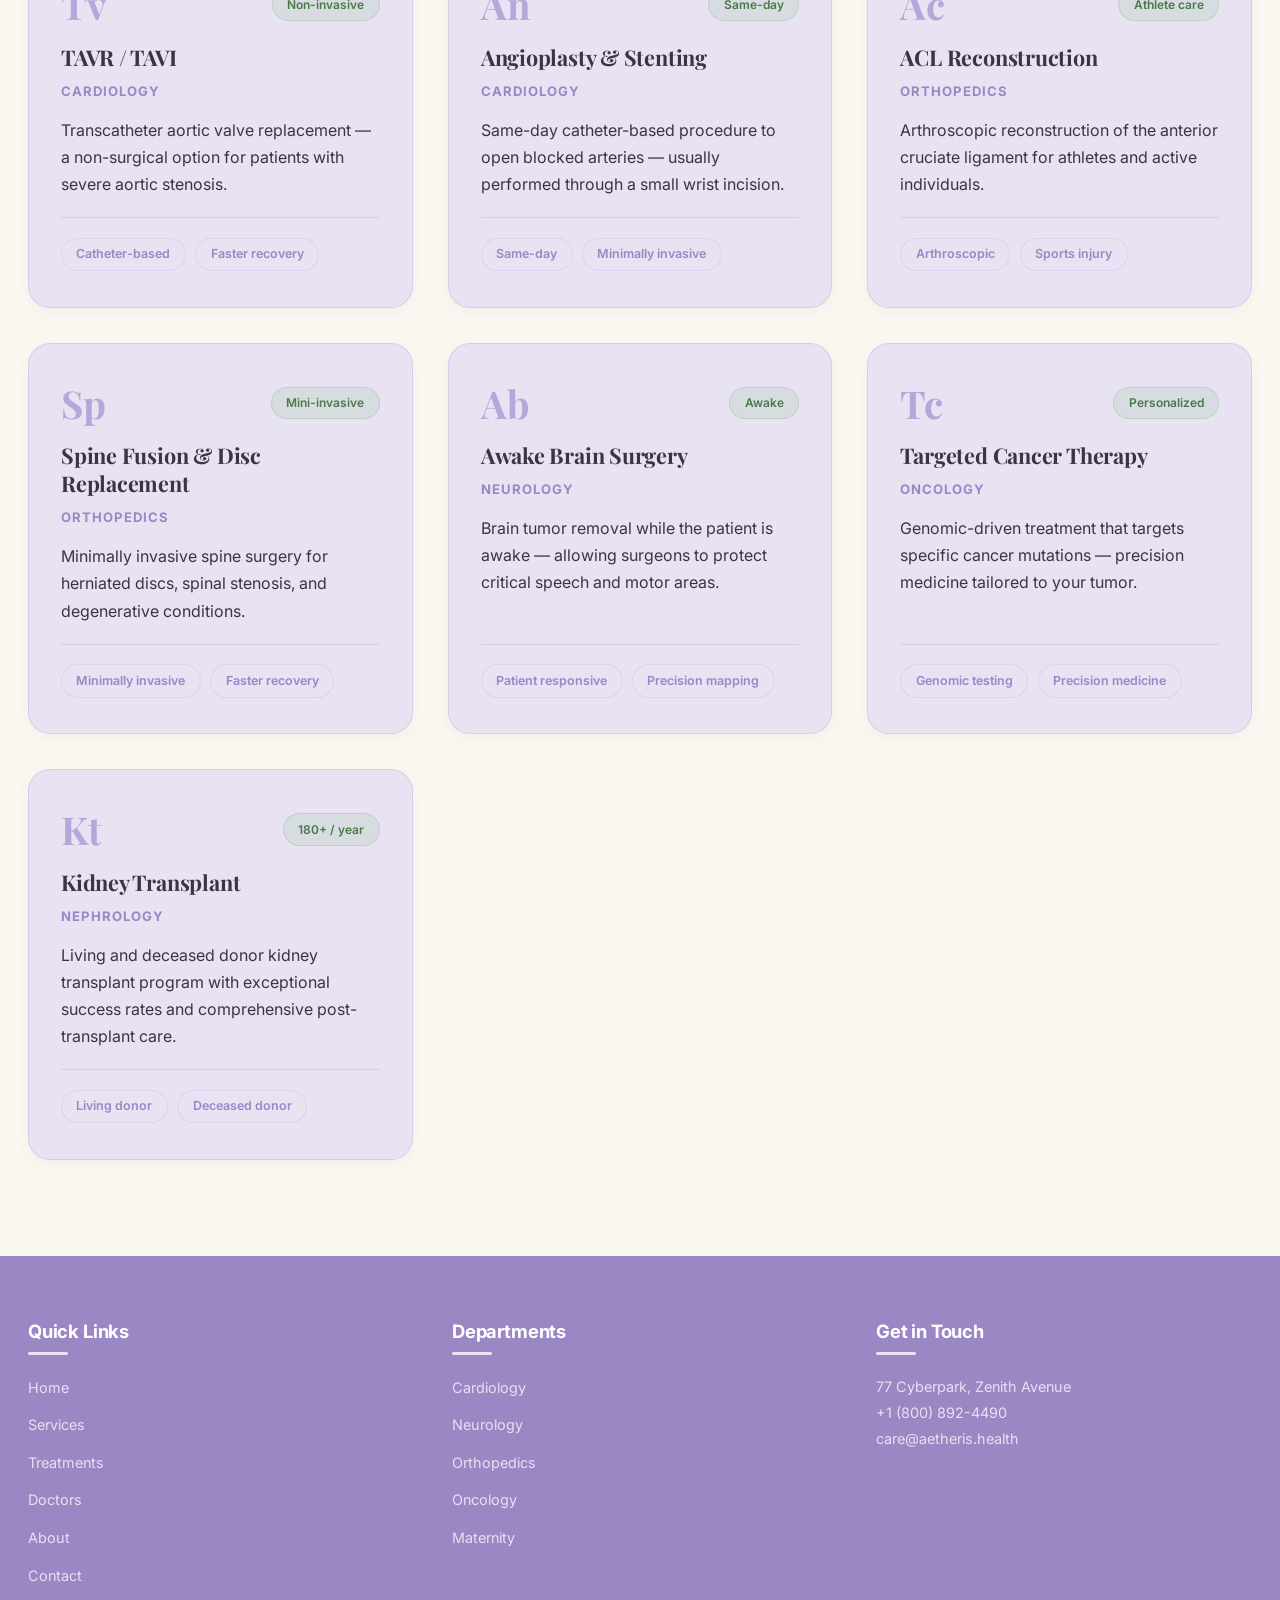
<file: treatment.html>
<!DOCTYPE html>
<html lang="en">
<head>
<meta charset="UTF-8" />
<meta name="viewport" content="width=device-width, initial-scale=1.0" />
<title>Treatments · Aetheris Hospital</title>
<link href="https://fonts.googleapis.com/css2?family=Inter:wght@300;400;500;600;700;800;900&family=Playfair+Display:wght@400;600;700;800;900&display=swap" rel="stylesheet" />
<link rel="stylesheet" href="style.css" />
</head>
<body>

<div class="emergency-bar">
  <div class="container">
    <div class="left">24/7 Emergency: <strong>+1 (800) 999-911</strong></div>
    <div class="right">
      <span>10-min response</span>
      <span>300+ specialists</span>
    </div>
  </div>
</div>

<header id="header">
  <div class="container">
    <div class="header-content">
      <a href="index.html" class="logo">
        <div class="logo-mark">A</div>
        <div class="logo-text">
          <span class="logo-name">AETHERIS</span>
          <span class="logo-sub">HOSPITAL</span>
        </div>
      </a>
      <button class="mobile-menu-btn">☰</button>
      <nav id="nav">
        <ul>
          <li><a href="index.html">Home</a></li>
          <li><a href="services.html">Services</a></li>
          <li><a href="treatment.html" class="active">Treatments</a></li>
          <li><a href="doctors.html">Doctors</a></li>
          <li><a href="about.html">About</a></li>
          <li><a href="contact.html">Contact</a></li>
        </ul>
      </nav>
      <div class="header-actions">
        <a href="contact.html" class="btn btn-primary"><span>Book Appointment</span></a>
      </div>
    </div>
  </div>
</header>

<section class="page-header">
  <div class="container">
    <span class="eyebrow">Advanced Procedures</span>
    <h1>Advanced Treatments</h1>
    <p>Cutting-edge procedures with proven outcomes — delivered by world-class specialists.</p>
  </div>
</section>

<section class="filter-bar">
  <div class="container">
    <div class="filter-pills">
      <button class="filter-pill active" data-filter="all">All Treatments</button>
      <button class="filter-pill" data-filter="cardiology">Cardiology</button>
      <button class="filter-pill" data-filter="neurology">Neurology</button>
      <button class="filter-pill" data-filter="orthopedics">Orthopedics</button>
      <button class="filter-pill" data-filter="oncology">Oncology</button>
      <button class="filter-pill" data-filter="nephrology">Nephrology</button>
    </div>
    <div class="results-count">Showing <strong id="visibleCount">13</strong> treatments</div>
  </div>
</section>

<section class="section-padding">
  <div class="container">
    <div class="treatments-grid stagger" id="treatmentsGrid">

      <div class="treatment-card" data-category="cardiology">
        <div class="card-top">
          <div class="marker">C</div>
          <span class="success-badge">98.6% success</span>
        </div>
        <h3>Robotic Bypass Surgery</h3>
        <span class="spec-tag">Cardiology</span>
        <p>Minimally invasive coronary artery bypass with robotic assistance — smaller incisions, faster recovery, and less pain.</p>
        <div class="treatment-tags"><span>Faster recovery</span><span>48-hour discharge</span></div>
      </div>

      <div class="treatment-card" data-category="neurology">
        <div class="card-top">
          <div class="marker">N</div>
          <span class="success-badge">Adjustable</span>
        </div>
        <h3>Deep Brain Stimulation</h3>
        <span class="spec-tag">Neurology</span>
        <p>Advanced treatment for Parkinson's disease and essential tremor — programmable, adjustable, and highly effective.</p>
        <div class="treatment-tags"><span>Movement disorders</span><span>Programmable</span></div>
      </div>

      <div class="treatment-card" data-category="orthopedics">
        <div class="card-top">
          <div class="marker">O</div>
          <span class="success-badge">99% accuracy</span>
        </div>
        <h3>Robotic Joint Replacement</h3>
        <span class="spec-tag">Orthopedics</span>
        <p>MAKO robotic-arm assisted knee and hip replacement — 99% implant accuracy, less pain, and same-day walking.</p>
        <div class="treatment-tags"><span>Same-day walking</span><span>Precision fit</span></div>
      </div>

      <div class="treatment-card" data-category="oncology">
        <div class="card-top">
          <div class="marker">On</div>
          <span class="success-badge">Breakthrough</span>
        </div>
        <h3>Immunotherapy</h3>
        <span class="spec-tag">Oncology</span>
        <p>Revolutionary cancer treatment using your body's own immune system — dramatically improving outcomes for many cancers.</p>
        <div class="treatment-tags"><span>Lung cancer</span><span>Breast cancer</span><span>Melanoma</span></div>
      </div>

      <div class="treatment-card" data-category="oncology">
        <div class="card-top">
          <div class="marker">Pb</div>
          <span class="success-badge">Precision</span>
        </div>
        <h3>Proton Beam Therapy</h3>
        <span class="spec-tag">Oncology</span>
        <p>Highly targeted radiation that destroys tumors while sparing healthy tissue — ideal for pediatric and brain tumors.</p>
        <div class="treatment-tags"><span>Pediatric cancer</span><span>Brain tumors</span></div>
      </div>

      <div class="treatment-card" data-category="neurology">
        <div class="card-top">
          <div class="marker">St</div>
          <span class="success-badge">24/7 team</span>
        </div>
        <h3>Stroke Thrombectomy</h3>
        <span class="spec-tag">Neurology</span>
        <p>Mechanical clot removal for acute ischemic stroke — performed within the golden hour to save brain function.</p>
        <div class="treatment-tags"><span>Golden hour</span><span>24/7 stroke team</span></div>
      </div>

      <div class="treatment-card" data-category="cardiology">
        <div class="card-top">
          <div class="marker">Tv</div>
          <span class="success-badge">Non-invasive</span>
        </div>
        <h3>TAVR / TAVI</h3>
        <span class="spec-tag">Cardiology</span>
        <p>Transcatheter aortic valve replacement — a non-surgical option for patients with severe aortic stenosis.</p>
        <div class="treatment-tags"><span>Catheter-based</span><span>Faster recovery</span></div>
      </div>

      <div class="treatment-card" data-category="cardiology">
        <div class="card-top">
          <div class="marker">An</div>
          <span class="success-badge">Same-day</span>
        </div>
        <h3>Angioplasty & Stenting</h3>
        <span class="spec-tag">Cardiology</span>
        <p>Same-day catheter-based procedure to open blocked arteries — usually performed through a small wrist incision.</p>
        <div class="treatment-tags"><span>Same-day</span><span>Minimally invasive</span></div>
      </div>

      <div class="treatment-card" data-category="orthopedics">
        <div class="card-top">
          <div class="marker">Ac</div>
          <span class="success-badge">Athlete care</span>
        </div>
        <h3>ACL Reconstruction</h3>
        <span class="spec-tag">Orthopedics</span>
        <p>Arthroscopic reconstruction of the anterior cruciate ligament for athletes and active individuals.</p>
        <div class="treatment-tags"><span>Arthroscopic</span><span>Sports injury</span></div>
      </div>

      <div class="treatment-card" data-category="orthopedics">
        <div class="card-top">
          <div class="marker">Sp</div>
          <span class="success-badge">Mini-invasive</span>
        </div>
        <h3>Spine Fusion & Disc Replacement</h3>
        <span class="spec-tag">Orthopedics</span>
        <p>Minimally invasive spine surgery for herniated discs, spinal stenosis, and degenerative conditions.</p>
        <div class="treatment-tags"><span>Minimally invasive</span><span>Faster recovery</span></div>
      </div>

      <div class="treatment-card" data-category="neurology">
        <div class="card-top">
          <div class="marker">Ab</div>
          <span class="success-badge">Awake</span>
        </div>
        <h3>Awake Brain Surgery</h3>
        <span class="spec-tag">Neurology</span>
        <p>Brain tumor removal while the patient is awake — allowing surgeons to protect critical speech and motor areas.</p>
        <div class="treatment-tags"><span>Patient responsive</span><span>Precision mapping</span></div>
      </div>

      <div class="treatment-card" data-category="oncology">
        <div class="card-top">
          <div class="marker">Tc</div>
          <span class="success-badge">Personalized</span>
        </div>
        <h3>Targeted Cancer Therapy</h3>
        <span class="spec-tag">Oncology</span>
        <p>Genomic-driven treatment that targets specific cancer mutations — precision medicine tailored to your tumor.</p>
        <div class="treatment-tags"><span>Genomic testing</span><span>Precision medicine</span></div>
      </div>

      <div class="treatment-card" data-category="nephrology">
        <div class="card-top">
          <div class="marker">Kt</div>
          <span class="success-badge">180+ / year</span>
        </div>
        <h3>Kidney Transplant</h3>
        <span class="spec-tag">Nephrology</span>
        <p>Living and deceased donor kidney transplant program with exceptional success rates and comprehensive post-transplant care.</p>
        <div class="treatment-tags"><span>Living donor</span><span>Deceased donor</span></div>
      </div>

    </div>
  </div>
</section>

<footer>
  <div class="container">
    <div class="footer-grid">
      <div class="footer-col">
        <h3>Quick Links</h3>
        <ul>
          <li><a href="index.html">Home</a></li>
          <li><a href="services.html">Services</a></li>
          <li><a href="treatment.html">Treatments</a></li>
          <li><a href="doctors.html">Doctors</a></li>
          <li><a href="about.html">About</a></li>
          <li><a href="contact.html">Contact</a></li>
        </ul>
      </div>
      <div class="footer-col">
        <h3>Departments</h3>
        <ul>
          <li><a href="services.html?id=cardiology">Cardiology</a></li>
          <li><a href="services.html?id=neurology">Neurology</a></li>
          <li><a href="services.html?id=orthopedics">Orthopedics</a></li>
          <li><a href="services.html?id=oncology">Oncology</a></li>
          <li><a href="services.html?id=maternity">Maternity</a></li>
        </ul>
      </div>
      <div class="footer-col">
        <h3>Get in Touch</h3>
        <p>77 Cyberpark, Zenith Avenue</p>
        <p>+1 (800) 892-4490</p>
        <p>care@aetheris.health</p>
      </div>
    </div>
  </div>
</footer>

<script>
window.addEventListener('scroll', () => {
  document.getElementById('header').classList.toggle('scrolled', window.scrollY > 50);
});
const mobileMenuBtn = document.querySelector('.mobile-menu-btn');
const nav = document.getElementById('nav');
mobileMenuBtn.addEventListener('click', function () {
  nav.classList.toggle('active');
  this.textContent = nav.classList.contains('active') ? '✕' : '☰';
});
document.querySelectorAll('nav ul li a').forEach(link => {
  link.addEventListener('click', () => {
    nav.classList.remove('active');
    mobileMenuBtn.textContent = '☰';
  });
});
const observer = new IntersectionObserver((entries) => {
  entries.forEach(e => e.isIntersecting && e.target.classList.add('active'));
}, { threshold: 0.12, rootMargin: '0px 0px -50px 0px' });
document.querySelectorAll('.reveal, .stagger, .section-title').forEach(el => observer.observe(el));

/* Filter functionality */
const pills = document.querySelectorAll('.filter-pill');
const cards = document.querySelectorAll('.treatment-card');
const visibleCount = document.getElementById('visibleCount');
pills.forEach(pill => {
  pill.addEventListener('click', () => {
    pills.forEach(p => p.classList.remove('active'));
    pill.classList.add('active');
    const filter = pill.dataset.filter;
    let count = 0;
    cards.forEach(card => {
      if (filter === 'all' || card.dataset.category === filter) {
        card.style.display = 'flex';
        count++;
      } else {
        card.style.display = 'none';
      }
    });
    visibleCount.textContent = count;
  });
});
</script>
</body>
</html>
</file>
<file: style.css>
/* =========================================================
   AETHERIS HOSPITAL — GLOBAL THEME (LAVENDER + CREAM)
   Complete single-file stylesheet for all pages
   ========================================================= */
*,*::before,*::after{margin:0;padding:0;box-sizing:border-box}

:root{
  --lavender:#B7A6D9;
  --lavender-dark:#9B87C4;
  --lavender-soft:#E8E2F3;
  --cream:#F5EFE3;
  --cream-dark:#EBE3D2;
  --cream-light:#FBF8F1;
  --white:#FFFFFF;

  --text:#3A3546;
  --text-light:#6B6478;
  --text-mute:#9A93A6;

  --accent:#B7A6D9;
  --accent-dark:#9B87C4;
  --gold:#C9A87C;
  --success:#7BB87B;
  --danger:#D88A8A;

  --border:#E5DEEF;
  --border-dark:#D6CCE5;
  --bg:#FBF8F1;
  --bg-alt:#F5EFE3;

  --transition:all .4s cubic-bezier(.175,.885,.32,1.275);
  --shadow-sm:0 4px 15px rgba(90,70,130,.06);
  --shadow-md:0 10px 40px rgba(90,70,130,.08);
  --shadow-lg:0 25px 60px rgba(90,70,130,.14);
  --glow:0 0 40px rgba(183,166,217,.35);
}

html{scroll-behavior:smooth}
body{font-family:'Inter',sans-serif;line-height:1.65;color:var(--text);background:var(--bg);overflow-x:hidden}
h1,h2,h3,h4,h5{font-family:'Playfair Display',serif;font-weight:700;letter-spacing:-.01em;line-height:1.2}
a{text-decoration:none;color:inherit}
img{max-width:100%;display:block}
.container{max-width:1280px;margin:0 auto;padding:0 28px}
.section-padding{padding:6rem 0}

/* ===================== ANIMATIONS ===================== */
@keyframes fadeUp{from{opacity:0;transform:translateY(40px)}to{opacity:1;transform:translateY(0)}}
@keyframes fadeLeft{from{opacity:0;transform:translateX(-50px)}to{opacity:1;transform:translateX(0)}}
@keyframes fadeRight{from{opacity:0;transform:translateX(50px)}to{opacity:1;transform:translateX(0)}}
@keyframes scaleIn{from{opacity:0;transform:scale(.9)}to{opacity:1;transform:scale(1)}}
@keyframes popRotate{0%{opacity:0;transform:scale(.5) rotate(-15deg)}70%{transform:scale(1.05) rotate(2deg)}100%{opacity:1;transform:scale(1) rotate(0)}}
@keyframes breathe{0%,100%{transform:scale(1);opacity:.6}50%{transform:scale(1.06);opacity:1}}
@keyframes countPulse{0%,100%{transform:scale(1)}50%{transform:scale(1.12)}}
@keyframes pulseDot{0%,100%{opacity:1;transform:scale(1)}50%{opacity:.5;transform:scale(1.4)}}
@keyframes floatUpDown{0%,100%{transform:translateY(0)}50%{transform:translateY(-10px)}}
@keyframes underlineGrow{from{width:0}to{width:80px}}
@keyframes ecg{0%{stroke-dashoffset:1000}100%{stroke-dashoffset:0}}
@keyframes vitalPulse{0%,100%{transform:scale(1)}50%{transform:scale(1.03)}}

/* ===================== REVEAL ===================== */
.reveal{opacity:0;transform:translateY(40px);transition:opacity .9s ease,transform .9s cubic-bezier(.165,.84,.44,1)}
.reveal.active{opacity:1;transform:translateY(0)}
.reveal-left{opacity:0;transform:translateX(-50px);transition:all .9s ease}
.reveal-left.active{opacity:1;transform:translateX(0)}
.reveal-right{opacity:0;transform:translateX(50px);transition:all .9s ease}
.reveal-right.active{opacity:1;transform:translateX(0)}
.reveal-scale{opacity:0;transform:scale(.9);transition:all .8s ease}
.reveal-scale.active{opacity:1;transform:scale(1)}

.slide-left{opacity:0;transform:translateX(-50px)}
.slide-left.active{animation:fadeLeft .9s cubic-bezier(.165,.84,.44,1) forwards}
.slide-right{opacity:0;transform:translateX(50px)}
.slide-right.active{animation:fadeRight .9s cubic-bezier(.165,.84,.44,1) forwards}
.scale-in{opacity:0;transform:scale(.94)}
.scale-in.active{animation:scaleIn 1s cubic-bezier(.165,.84,.44,1) forwards}
.blur-in{opacity:0;transform:scale(.9)}
.blur-in.active{animation:scaleIn 1s cubic-bezier(.165,.84,.44,1) forwards}

.stagger>*{opacity:0;transform:translateY(40px);transition:opacity .8s ease,transform .8s cubic-bezier(.165,.84,.44,1)}
.stagger.active>*{opacity:1;transform:translateY(0)}
.stagger.active>*:nth-child(1){transition-delay:.05s}
.stagger.active>*:nth-child(2){transition-delay:.15s}
.stagger.active>*:nth-child(3){transition-delay:.25s}
.stagger.active>*:nth-child(4){transition-delay:.35s}
.stagger.active>*:nth-child(5){transition-delay:.45s}
.stagger.active>*:nth-child(6){transition-delay:.55s}

.pop-stagger>*{opacity:0;transform:scale(.5) rotate(-15deg)}
.pop-stagger.active>*{animation:popRotate .8s cubic-bezier(.175,.885,.32,1.275) forwards}
.pop-stagger.active>*:nth-child(1){animation-delay:.05s}
.pop-stagger.active>*:nth-child(2){animation-delay:.15s}
.pop-stagger.active>*:nth-child(3){animation-delay:.25s}
.pop-stagger.active>*:nth-child(4){animation-delay:.35s}

.swing-stagger>*{opacity:0;transform:translateY(60px) rotate(5deg)}
.swing-stagger.active>*{animation:popRotate .9s cubic-bezier(.175,.885,.32,1.275) forwards}
.swing-stagger.active>*:nth-child(1){animation-delay:.05s}
.swing-stagger.active>*:nth-child(2){animation-delay:.15s}
.swing-stagger.active>*:nth-child(3){animation-delay:.25s}
.swing-stagger.active>*:nth-child(4){animation-delay:.35s}

.slide-stagger>*{opacity:0;transform:translateX(-50px)}
.slide-stagger.active>*{animation:fadeLeft .9s cubic-bezier(.165,.84,.44,1) forwards}
.slide-stagger.active>*:nth-child(1){animation-delay:.05s}
.slide-stagger.active>*:nth-child(2){animation-delay:.18s}
.slide-stagger.active>*:nth-child(3){animation-delay:.31s}
.slide-stagger.active>*:nth-child(4){animation-delay:.44s}

.fade-stagger>*{opacity:0;transform:translateY(30px)}
.fade-stagger.active>*{animation:fadeUp .7s cubic-bezier(.165,.84,.44,1) forwards}
.fade-stagger.active>*:nth-child(1){animation-delay:.05s}
.fade-stagger.active>*:nth-child(2){animation-delay:.12s}
.fade-stagger.active>*:nth-child(3){animation-delay:.19s}
.fade-stagger.active>*:nth-child(4){animation-delay:.26s}
.fade-stagger.active>*:nth-child(5){animation-delay:.33s}

.cards-stagger>*{opacity:0;transform:translateY(40px)}
.cards-stagger.active>*{animation:fadeUp .8s cubic-bezier(.165,.84,.44,1) forwards}
.cards-stagger.active>*:nth-child(1){animation-delay:.05s}
.cards-stagger.active>*:nth-child(2){animation-delay:.12s}
.cards-stagger.active>*:nth-child(3){animation-delay:.19s}
.cards-stagger.active>*:nth-child(4){animation-delay:.26s}
.cards-stagger.active>*:nth-child(5){animation-delay:.33s}
.cards-stagger.active>*:nth-child(6){animation-delay:.40s}
.cards-stagger.active>*:nth-child(7){animation-delay:.47s}
.cards-stagger.active>*:nth-child(8){animation-delay:.54s}

.scale-stagger>*{opacity:0;transform:scale(.5) translateY(30px)}
.scale-stagger.active>*{animation:scaleIn .9s cubic-bezier(.165,.84,.44,1) forwards}
.scale-stagger.active>*:nth-child(1){animation-delay:.05s}
.scale-stagger.active>*:nth-child(2){animation-delay:.1s}
.scale-stagger.active>*:nth-child(3){animation-delay:.15s}
.scale-stagger.active>*:nth-child(4){animation-delay:.2s}
.scale-stagger.active>*:nth-child(5){animation-delay:.25s}
.scale-stagger.active>*:nth-child(6){animation-delay:.3s}
.scale-stagger.active>*:nth-child(7){animation-delay:.35s}
.scale-stagger.active>*:nth-child(8){animation-delay:.4s}
.scale-stagger.active>*:nth-child(9){animation-delay:.45s}
.scale-stagger.active>*:nth-child(10){animation-delay:.5s}
.scale-stagger.active>*:nth-child(11){animation-delay:.55s}
.scale-stagger.active>*:nth-child(12){animation-delay:.6s}

/* ===================== SECTION TITLE ===================== */
.section-title{text-align:center;margin-bottom:4rem}
.section-title h2{font-size:2.8rem;color:var(--text);position:relative;display:inline-block;margin-bottom:1rem;opacity:0;transform:translateY(30px);transition:all .8s ease}
.section-title.active h2{opacity:1;transform:translateY(0)}
.section-title h2::after{content:'';position:absolute;bottom:-12px;left:50%;transform:translateX(-50%);width:0;height:4px;background:var(--lavender);border-radius:2px}
.section-title.active h2::after{animation:underlineGrow 1s ease .4s forwards}
.section-title p{color:var(--text-light);max-width:700px;margin:1.5rem auto 0;font-size:1.05rem;opacity:0;transform:translateY(20px);transition:all .8s ease .2s}
.section-title.active p{opacity:1;transform:translateY(0)}
.section-title .label-tag,.section-title .eyebrow{display:inline-block;background:var(--lavender-soft);color:var(--lavender-dark);padding:.4rem 1.2rem;border-radius:50px;font-size:.75rem;font-weight:600;text-transform:uppercase;letter-spacing:1.5px;margin-bottom:1rem;border:1px solid rgba(183,166,217,.35);opacity:0;transform:translateY(20px);transition:all .6s ease}
.section-title.active .label-tag,.section-title.active .eyebrow{opacity:1;transform:translateY(0)}

/* ===================== BUTTONS ===================== */
.btn{display:inline-block;padding:.95rem 2.3rem;border-radius:50px;font-weight:600;transition:var(--transition);cursor:pointer;border:none;font-family:'Inter',sans-serif;font-size:.95rem;letter-spacing:.3px;position:relative;overflow:hidden;text-align:center}
.btn::before{content:'';position:absolute;top:50%;left:50%;width:0;height:0;background:rgba(255,255,255,.3);border-radius:50%;transform:translate(-50%,-50%);transition:width .6s ease,height .6s ease}
.btn:hover::before{width:300px;height:300px}
.btn-primary{background:var(--lavender);color:#fff;box-shadow:0 8px 25px rgba(183,166,217,.4)}
.btn-primary:hover{background:var(--lavender-dark);transform:translateY(-3px);box-shadow:0 12px 35px rgba(155,135,196,.5)}
.btn-secondary{background:transparent;color:var(--text);border:1.5px solid var(--border-dark)}
.btn-secondary:hover{border-color:var(--lavender);color:var(--lavender-dark);transform:translateY(-3px)}
.btn-ghost{background:transparent;color:var(--lavender-dark);border:2px solid var(--lavender)}
.btn-ghost:hover{background:var(--lavender);color:#fff;transform:translateY(-3px)}
.btn-danger{background:var(--danger);color:#fff;box-shadow:0 8px 25px rgba(216,138,138,.35)}
.btn-danger:hover{background:#C97676;transform:translateY(-3px)}
.btn-cream{background:var(--cream);color:var(--text);border:1.5px solid var(--cream-dark)}
.btn-cream:hover{background:var(--lavender);color:#fff;border-color:var(--lavender);transform:translateY(-3px)}
.btn span{position:relative;z-index:1}

/* ===================== EMERGENCY BAR ===================== */
.emergency-bar{background:#9B87C4;padding:.65rem 0;color:#fff;font-size:.85rem;position:relative}
.emergency-bar .container{display:flex;justify-content:space-between;align-items:center;gap:1rem;flex-wrap:wrap}
.emergency-bar .left{display:flex;align-items:center;gap:.6rem;font-weight:600}
.emergency-bar .right{display:flex;gap:1.5rem;font-size:.8rem;opacity:.9}

/* ===================== HEADER ===================== */
header{background:#FBF8F1;padding:1.1rem 0;position:sticky;top:0;z-index:1000;transition:padding .3s ease, box-shadow .3s ease;border-bottom:1px solid var(--border);opacity:1;transform:none}
header.scrolled{padding:.7rem 0;background:#FBF8F1;box-shadow:0 4px 30px rgba(90,70,130,.08)}

header,
header .container,
header .header-content,
header .logo,
header nav,
header nav ul,
header nav ul li,
header nav ul li a,
header .header-actions,
header .mobile-menu-btn{
  opacity:1 !important;
  transform:none !important;
  animation:none !important;
}

.header-content{display:flex;justify-content:space-between;align-items:center}
.logo{display:flex;align-items:center;gap:12px;color:var(--text);transition:var(--transition)}
.logo:hover{transform:scale(1.03)}
.logo-mark{width:52px;height:52px;display:flex;align-items:center;justify-content:center;border-radius:14px;background:var(--lavender);color:#fff;font-family:'Playfair Display',serif;font-weight:800;font-size:1.5rem;letter-spacing:-1px;box-shadow:0 6px 18px rgba(183,166,217,.4)}
.logo-text{display:flex;flex-direction:column;line-height:1}
.logo-name{font-family:'Inter',sans-serif;font-size:1.35rem;font-weight:800;letter-spacing:1px;color:var(--lavender-dark)}
.logo-sub{font-family:'Inter',sans-serif;font-size:.65rem;font-weight:600;letter-spacing:3px;color:var(--text-mute);margin-top:4px}
nav ul{display:flex;list-style:none;gap:2.2rem}
nav ul li a{color:var(--text-light);font-weight:500;font-size:.93rem;position:relative;padding:.4rem 0;transition:color .3s}
nav ul li a::after{content:'';position:absolute;bottom:-2px;left:50%;width:0;height:2px;background:var(--lavender);transition:all .3s;transform:translateX(-50%)}
nav ul li a:hover,nav ul li a.active{color:var(--lavender-dark)}
nav ul li a:hover::after,nav ul li a.active::after{width:100%}
.header-actions .btn{padding:.6rem 1.4rem;font-size:.85rem}
.mobile-menu-btn{display:none;background:none;border:none;color:var(--lavender-dark);font-size:1.5rem;cursor:pointer;font-family:inherit}

/* ===================== PAGE HEADER ===================== */
.page-header{padding:5rem 0 4rem;background:var(--cream-light);text-align:center;border-bottom:1px solid var(--border)}
.page-header .container{position:relative;z-index:2}
.page-header .eyebrow{display:inline-block;background:var(--lavender-soft);border:1px solid rgba(183,166,217,.35);color:var(--lavender-dark);padding:.4rem 1.1rem;border-radius:50px;font-size:.75rem;font-weight:600;text-transform:uppercase;letter-spacing:1.5px;margin-bottom:1rem}
.page-header h1{font-size:3.5rem;margin-bottom:1rem;color:var(--lavender-dark);animation:fadeUp .9s ease .1s both}
.page-header p{font-size:1.15rem;color:var(--text-light);max-width:620px;margin:0 auto;animation:fadeUp .9s ease .3s both}

/* ===================== HERO (index) ===================== */
.hero{min-height:100vh;background:var(--cream-light);display:flex;align-items:center;padding:5rem 0 4rem;position:relative}
.hero-grid{display:grid;grid-template-columns:1.15fr 1fr;gap:5rem;align-items:center;position:relative;z-index:2}
.hero-content{max-width:750px}
.hero-badge{display:inline-block;background:var(--lavender-soft);border:1px solid rgba(183,166,217,.35);color:var(--lavender-dark);padding:.5rem 1.2rem;border-radius:50px;font-size:.78rem;font-weight:600;letter-spacing:1px;text-transform:uppercase;margin-bottom:1.5rem;animation:fadeUp .9s ease .2s both}
.hero h1{font-size:4.2rem;font-weight:900;line-height:1.08;margin-bottom:1.5rem;color:var(--text);animation:fadeUp 1s ease .4s both}
.hero h1 span{color:var(--lavender-dark);position:relative;display:inline-block}
.hero h1 span::after{content:'';position:absolute;bottom:6px;left:0;right:0;height:12px;background:var(--lavender-soft);z-index:-1;border-radius:4px}
.hero p{font-size:1.15rem;color:var(--text-light);max-width:540px;margin-bottom:2.5rem;animation:fadeUp 1s ease .6s both}
.hero-buttons{display:flex;gap:1rem;flex-wrap:wrap;animation:fadeUp 1s ease .8s both;margin-bottom:2.5rem}
.hero-trust{display:flex;gap:1.8rem;flex-wrap:wrap;animation:fadeUp 1s ease 1s both}
.hero-trust .item{display:flex;align-items:center;gap:.6rem;color:var(--text-light);font-size:.85rem}
.hero-trust .item::before{content:'✓';color:var(--success);font-weight:700;font-size:.9rem}

.hero-visual{position:relative;animation:fadeUp 1s ease .5s both}
.hero-visual .main-card{background:var(--white);border:1px solid var(--border);border-radius:28px;padding:2rem;position:relative;overflow:hidden;box-shadow:var(--shadow-lg)}
.hero-visual .card-header{display:flex;align-items:center;justify-content:space-between;margin-bottom:1.5rem;position:relative;z-index:2}
.hero-visual .card-header h4{font-size:1rem;font-weight:700;font-family:'Inter',sans-serif;color:var(--text)}
.status-pill{display:inline-flex;align-items:center;gap:.4rem;background:rgba(123,184,123,.15);border:1px solid rgba(123,184,123,.3);color:var(--success);padding:.3rem .8rem;border-radius:50px;font-size:.7rem;font-weight:600}
.status-pill::before{content:'';width:6px;height:6px;background:var(--success);border-radius:50%;animation:pulseDot 1.5s ease-in-out infinite}

.ecg-svg{width:100%;height:80px;margin-bottom:1.5rem;position:relative;z-index:2;display:block}
.ecg-svg path{fill:none;stroke:var(--lavender);stroke-width:2.5;stroke-linecap:round;stroke-linejoin:round;stroke-dasharray:1000;stroke-dashoffset:1000;animation:ecg 4s linear infinite}

.hero-visual .vitals{display:grid;grid-template-columns:1fr 1fr;gap:1rem;position:relative;z-index:2}
.vital{background:var(--bg-alt);border:1px solid var(--border);border-radius:14px;padding:1rem;transition:var(--transition);animation:vitalPulse 3s ease-in-out infinite}
.vital:nth-child(2){animation-delay:.4s}
.vital:nth-child(3){animation-delay:.8s}
.vital:nth-child(4){animation-delay:1.2s}
.vital:hover{border-color:var(--lavender);transform:translateY(-3px);animation:none}
.vital .label{font-size:.7rem;color:var(--text-mute);text-transform:uppercase;letter-spacing:1px;margin-bottom:.4rem}
.vital .value{font-size:1.5rem;font-weight:800;color:var(--lavender-dark);font-family:'Inter',sans-serif}
.vital .value small{font-size:.75rem;color:var(--text-light);font-weight:400;margin-left:.2rem}

.float-badge{position:absolute;background:var(--white);border:1px solid var(--border);border-radius:14px;padding:.8rem 1.1rem;box-shadow:var(--shadow-md);animation:floatUpDown 4s ease-in-out infinite;z-index:3}
.float-badge.b1{top:-20px;right:-20px}
.float-badge.b2{bottom:-25px;left:-25px;animation-delay:1s}
.float-badge .text{font-size:.75rem;font-weight:600;line-height:1.2;color:var(--text)}
.float-badge .text small{display:block;color:var(--text-light);font-weight:400;font-size:.68rem}

/* ===================== TRUST STRIP ===================== */
.trust-strip{padding:2.5rem 0;background:var(--cream);border-top:1px solid var(--border);border-bottom:1px solid var(--border)}
.trust-strip .container{display:flex;justify-content:space-around;align-items:center;gap:2rem;flex-wrap:wrap}
.trust-badge{color:var(--text-light);font-size:.85rem;font-weight:600;transition:var(--transition);opacity:.85}
.trust-badge:hover{opacity:1;color:var(--lavender-dark);transform:translateY(-3px)}

/* ===================== STATS ===================== */
.stats-section,.stats{padding:5rem 0;background:var(--cream);text-align:center}
.stats-grid{display:grid;grid-template-columns:repeat(auto-fit,minmax(200px,1fr));gap:2rem}
.stat-item,.stat-block{text-align:center;padding:2rem 1rem;border-radius:20px;transition:var(--transition);border:1px solid transparent;background:var(--white)}
.stat-item:hover,.stat-block:hover{background:var(--white);border-color:var(--border);transform:translateY(-6px);box-shadow:var(--shadow-md)}
.stat-item .number,.stat-block .number,.stat-block h3{font-size:3.2rem;font-weight:800;display:block;color:var(--lavender-dark);font-family:'Inter',sans-serif;transition:var(--transition);line-height:1;margin:0}
.stat-item .label,.stat-block .label,.stat-block p{font-size:1rem;color:var(--text-light);margin-top:.6rem}
.stat-item:hover .number,.stat-block:hover .number,.stat-block:hover h3{animation:countPulse .5s ease}
.stat-block .icon{display:inline-flex;align-items:center;justify-content:center;width:48px;height:48px;border-radius:50%;background:var(--lavender-soft);color:var(--lavender-dark);font-family:'Playfair Display',serif;font-size:1.4rem;font-weight:700;margin-bottom:.8rem}

/* ===================== SPECIALTY / SERVICE CARDS ===================== */
.specialties,.services-section{padding:6rem 0;background:var(--bg)}
.specialty-grid,.services-grid{display:grid;grid-template-columns:repeat(auto-fit,minmax(260px,1fr));gap:1.8rem}
.specialty-card,.service-card{background:var(--white);border:1px solid var(--border);border-radius:22px;padding:2rem 1.7rem;position:relative;overflow:hidden;transition:var(--transition);display:flex;flex-direction:column}
.specialty-card:hover,.service-card:hover{transform:translateY(-8px);border-color:var(--lavender);box-shadow:var(--shadow-md),var(--glow)}
.specialty-card .marker,.service-card .marker{display:inline-block;font-family:'Playfair Display',serif;font-size:2.2rem;font-weight:700;color:var(--lavender);line-height:1;margin-bottom:1rem;letter-spacing:-2px}
.specialty-card h3,.service-card h3{font-family:'Inter',sans-serif;font-size:1.15rem;font-weight:700;margin-bottom:.6rem;color:var(--text)}
.specialty-card p,.service-card p{color:var(--text-light);font-size:.92rem;line-height:1.65;margin-bottom:1rem;flex:1}
.specialty-card .link,.service-card .link{color:var(--lavender-dark);font-size:.85rem;font-weight:600;display:inline-block;transition:var(--transition)}
.specialty-card:hover .link,.service-card:hover .link{color:var(--lavender)}
.service-card .footer-row{display:flex;align-items:center;justify-content:space-between;padding-top:1rem;border-top:1px solid var(--border);gap:.6rem;flex-wrap:wrap}
.service-card .tag{font-size:.72rem;background:var(--lavender-soft);color:var(--lavender-dark);padding:.3rem .8rem;border-radius:50px;font-weight:600;border:1px solid rgba(183,166,217,.3)}

/* ===================== FEATURES ===================== */
.features{background:var(--cream);padding:6rem 0}
.features-grid{display:grid;grid-template-columns:repeat(auto-fit,minmax(250px,1fr));gap:2rem}
.feature-card{text-align:center;padding:2.5rem 2rem;border-radius:20px;background:var(--white);transition:var(--transition);border:1px solid var(--border)}
.feature-card:hover{transform:translateY(-8px);border-color:var(--lavender);box-shadow:var(--shadow-md),var(--glow)}
.feature-card .marker{display:inline-block;font-family:'Playfair Display',serif;font-size:2.4rem;font-weight:700;color:var(--lavender);line-height:1;margin-bottom:1rem}
.feature-card h3{font-size:1.25rem;color:var(--text);font-family:'Inter',sans-serif}
.feature-card p{color:var(--text-light);font-size:.95rem;margin-top:.4rem}

/* ===================== CARDS ===================== */
.packages-grid,.destinations-grid,.treatments-grid,.deals-grid,.insights-grid,.related-grid{display:grid;grid-template-columns:repeat(auto-fill,minmax(320px,1fr));gap:2rem}
.package-card,.dest-card,.treatment-card,.deal-card,.insight-card,.related-card{background:var(--white);border-radius:20px;overflow:hidden;box-shadow:var(--shadow-sm);transition:var(--transition);border:1px solid var(--border);position:relative;display:flex;flex-direction:column}
.package-card:hover,.dest-card:hover,.treatment-card:hover,.deal-card:hover,.insight-card:hover,.related-card:hover{transform:translateY(-10px);box-shadow:var(--shadow-lg);border-color:var(--lavender)}
.package-img,.dest-img,.treatment-img,.deal-img,.insight-img{height:220px;background-size:cover;background-position:center;position:relative;background-color:var(--cream);transition:background-size .8s ease}
.package-card:hover .package-img,.dest-card:hover .dest-img,.deal-card:hover .deal-img,.insight-card:hover .insight-img{background-size:118%}
.package-badge,.dest-tag,.treatment-badge,.deal-badge{position:absolute;top:1rem;right:1rem;background:var(--lavender);color:#fff;padding:.35rem 1rem;border-radius:50px;font-size:.7rem;font-weight:700;text-transform:uppercase;letter-spacing:.5px;z-index:2;box-shadow:0 4px 12px rgba(183,166,217,.4)}
.package-badge.best,.dest-tag.best{background:var(--lavender-dark)}
.package-badge.luxury,.dest-tag.luxury{background:#8E7BA8}
.package-badge.adventure,.dest-tag.adventure{background:#9B87C4}
.package-badge.cultural,.dest-tag.cultural{background:#A99BC7}
.package-badge.cruise{background:#8B7BA8}
.package-badge.wildlife,.dest-tag.wildlife{background:#7C6B92}
.dest-tag.popular{background:var(--gold)}
.deal-badge.hot{background:var(--danger)}
.deal-badge.flash{background:var(--gold)}
.deal-badge.limited{background:#8E7BA8}
.deal-badge.new{background:var(--lavender-dark)}
.deal-discount{position:absolute;bottom:1rem;left:1rem;background:rgba(58,53,70,.85);color:#fff;padding:.35rem 1rem;border-radius:50px;font-size:.85rem;font-weight:700;z-index:2}
.package-body,.dest-body,.treatment-body,.deal-body,.insight-body,.related-body{padding:1.5rem;display:flex;flex-direction:column;flex:1}
.package-body h3,.dest-body h3,.treatment-body h3,.deal-body h3,.insight-body h3,.related-body h4{font-size:1.3rem;color:var(--text);margin-bottom:.3rem;transition:var(--transition)}
.package-card:hover .package-body h3,.dest-card:hover .dest-body h3,.treatment-card:hover .treatment-body h3,.deal-card:hover .deal-body h3{color:var(--lavender-dark)}
.location,.insight-meta{color:var(--text-light);font-size:.88rem;margin-bottom:.6rem}
.package-body p,.dest-body p,.treatment-body p,.deal-body p,.insight-body p,.related-body p{color:var(--text-light);font-size:.92rem;line-height:1.65;margin-bottom:1rem;flex:1}
.package-features,.dest-features,.treatment-tags,.deal-features{display:flex;gap:.5rem;flex-wrap:wrap;padding-top:1rem;border-top:1px solid var(--border)}
.package-features span,.dest-features span,.treatment-tags span,.deal-features span{background:var(--lavender-soft);padding:.25rem .8rem;border-radius:50px;font-size:.72rem;color:var(--lavender-dark);font-weight:600;border:1px solid rgba(183,166,217,.25)}
.treatment-card .footer-row,.related-card .footer-row{display:flex;align-items:center;justify-content:space-between;padding-top:1rem;border-top:1px solid var(--border);gap:.6rem;flex-wrap:wrap}
.treatment-card .spec-tag{color:var(--lavender-dark);font-size:.75rem;font-weight:700;text-transform:uppercase;letter-spacing:1px;margin-bottom:.6rem;display:block}
.treatment-card .success-badge{background:rgba(123,184,123,.15);color:#4A7A4A;padding:.3rem .8rem;border-radius:50px;font-size:.72rem;font-weight:600;border:1px solid rgba(123,184,123,.3)}
.treatment-card .card-top{display:flex;align-items:center;justify-content:space-between;margin-bottom:1rem}
.treatment-card .marker{display:inline-block;font-family:'Playfair Display',serif;font-size:2rem;font-weight:700;color:var(--lavender);line-height:1}
.insight-meta{display:flex;gap:1rem;font-size:.8rem;color:var(--text-light);margin-bottom:.8rem}
.insight-link{color:var(--lavender-dark);font-weight:600;font-size:.9rem;display:inline-block;transition:var(--transition)}
.insight-link::after{content:' →';transition:margin .3s}
.insight-card:hover .insight-link::after{margin-left:.3rem}

/* ===================== TESTIMONIALS ===================== */
.testimonials{background:var(--cream);padding:6rem 0}
.testimonial-grid{display:grid;grid-template-columns:repeat(auto-fit,minmax(300px,1fr));gap:2rem}
.testimonial-card{background:var(--white);padding:2rem;border-radius:20px;border:1px solid var(--border);transition:var(--transition)}
.testimonial-card:hover{transform:translateY(-5px);border-color:var(--lavender);box-shadow:var(--shadow-md),var(--glow)}
.testimonial-card blockquote{font-style:italic;font-size:1rem;line-height:1.7;margin-bottom:1.5rem;color:var(--text);position:relative;padding-left:1.5rem}
.testimonial-card blockquote::before{content:'"';position:absolute;left:0;top:-8px;font-family:'Playfair Display',serif;font-size:3rem;color:var(--lavender);opacity:.4;line-height:1}
.testimonial-author{display:flex;align-items:center;gap:1rem}
.testimonial-author .avatar-initial{width:48px;height:48px;border-radius:50%;display:flex;align-items:center;justify-content:center;color:#fff;font-weight:700;font-size:.9rem;letter-spacing:.5px;border:2px solid var(--lavender);flex-shrink:0;background:var(--lavender-dark)}
.testimonial-author .name{font-weight:600;color:var(--text)}
.testimonial-author .role{font-size:.85rem;color:var(--text-light)}

/* ===================== CTA ===================== */
.cta-section{background:var(--lavender);color:#fff;text-align:center;padding:5rem 0}
.cta-section h2{font-size:2.8rem;margin-bottom:1rem;color:#fff}
.cta-section p{font-size:1.15rem;max-width:600px;margin:0 auto 2rem;color:rgba(255,255,255,.95)}
.cta-section .btn{background:var(--cream-light);color:var(--lavender-dark)}
.cta-section .btn:hover{background:var(--white);color:var(--lavender-dark);transform:translateY(-3px)}
.cta-content{text-align:center;max-width:720px;margin:0 auto}
.cta-buttons{display:flex;gap:1rem;justify-content:center;flex-wrap:wrap}
.cta-section .btn-danger{background:transparent;color:#fff;border:2px solid rgba(255,255,255,.5);box-shadow:none}
.cta-section .btn-danger:hover{background:#fff;color:var(--danger);border-color:#fff}

/* ===================== FILTER BAR ===================== */
.filter-bar{background:var(--white);padding:1.5rem 0;border-bottom:1px solid var(--border);position:sticky;top:80px;z-index:99;box-shadow:0 2px 10px rgba(90,70,130,.04)}
.filter-bar .container{display:flex;justify-content:space-between;align-items:center;flex-wrap:wrap;gap:1rem}
.filter-group{display:flex;gap:1rem;flex-wrap:wrap}
.filter-group select{padding:.6rem 1.2rem;border:1px solid var(--border-dark);border-radius:50px;font-family:'Inter',sans-serif;font-size:.9rem;background:var(--bg);color:var(--text);outline:none;transition:var(--transition);min-width:160px;cursor:pointer}
.filter-group select:focus{border-color:var(--lavender);box-shadow:0 0 0 3px rgba(183,166,217,.15)}
.filter-pills{display:flex;gap:.6rem;flex-wrap:wrap}
.filter-pill{background:var(--lavender-soft);border:1px solid rgba(183,166,217,.3);color:var(--lavender-dark);padding:.5rem 1.1rem;border-radius:50px;font-size:.82rem;font-weight:600;cursor:pointer;transition:var(--transition);font-family:'Inter',sans-serif}
.filter-pill:hover{border-color:var(--lavender);background:var(--white)}
.filter-pill.active{background:var(--lavender);color:#fff;border-color:var(--lavender);box-shadow:0 6px 18px rgba(183,166,217,.4)}
.results-count{color:var(--text-light);font-size:.95rem}
.results-count strong{color:var(--lavender-dark)}

/* ===================== PAGINATION ===================== */
.pagination{display:flex;justify-content:center;gap:.6rem;margin-top:4rem}
.pagination a{display:flex;align-items:center;justify-content:center;width:44px;height:44px;border-radius:50%;background:var(--white);border:1px solid var(--border);color:var(--text);font-weight:600;transition:var(--transition)}
.pagination a:hover,.pagination a.active{background:var(--lavender);color:#fff;border-color:var(--lavender);transform:translateY(-3px);box-shadow:0 8px 20px rgba(183,166,217,.4)}

/* ===================== DIVIDER ===================== */
.section-divider{height:1px;background:var(--border);margin:2rem auto 5rem;max-width:600px}

/* ===================== STORY / ABOUT ===================== */
.story-section{background:var(--white);padding:6rem 0}
.story-grid{display:grid;grid-template-columns:1fr 1fr;gap:4rem;align-items:center}
.story-content h2{font-size:2.4rem;color:var(--text);margin-bottom:1.5rem}
.story-content h2 span{color:var(--lavender-dark)}
.story-content p{color:var(--text-light);font-size:1.02rem;margin-bottom:1.2rem;line-height:1.85}
.story-content .eyebrow{display:inline-block;background:var(--lavender-soft);color:var(--lavender-dark);padding:.4rem 1.2rem;border-radius:50px;font-size:.72rem;font-weight:600;text-transform:uppercase;letter-spacing:1.5px;margin-bottom:1rem;border:1px solid rgba(183,166,217,.35)}

/* Story signature */
.story-content .signature{display:flex;align-items:center;gap:1rem;margin-top:2rem;padding-top:1.8rem;border-top:1px solid var(--border)}
.story-content .signature .avatar{width:56px;height:56px;border-radius:50%;background:var(--lavender-dark);color:#fff;display:flex;align-items:center;justify-content:center;font-family:'Playfair Display',serif;font-size:1.2rem;font-weight:700;border:2px solid var(--lavender);box-shadow:0 8px 20px rgba(183,166,217,.3);flex-shrink:0}
.story-content .signature .info h4{font-family:'Inter',sans-serif;font-size:1rem;color:var(--text);margin-bottom:.15rem}
.story-content .signature .info p{font-size:.85rem;color:var(--text-light);margin:0}

/* Story visual card stack */
.story-visual{position:relative;min-height:480px}
.story-visual .card-stack{position:relative;height:480px}
.story-visual .story-card{position:absolute;background:var(--lavender-soft);border:1px solid rgba(183,166,217,.35);border-radius:24px;padding:2rem;box-shadow:var(--shadow-md);transition:var(--transition)}
.story-visual .story-card:nth-child(1){top:0;left:0;right:80px;z-index:3;animation:floatUpDown 5s ease-in-out infinite}
.story-visual .story-card:nth-child(2){top:180px;left:60px;right:0;z-index:2;animation:floatUpDown 5s ease-in-out infinite 1s}
.story-visual .story-card:nth-child(3){top:360px;left:0;right:120px;z-index:1;animation:floatUpDown 5s ease-in-out infinite 2s}
.story-visual .story-card .icon{display:inline-block;font-family:'Playfair Display',serif;font-size:1.6rem;font-weight:700;color:var(--lavender-dark);margin-bottom:.6rem;line-height:1}
.story-visual .story-card h4{font-family:'Inter',sans-serif;font-size:1.05rem;color:var(--text);margin-bottom:.4rem}
.story-visual .story-card p{font-size:.85rem;color:var(--text-light);line-height:1.5;margin:0}

/* Story image block (fallback) */
.story-image{border-radius:20px;overflow:hidden;box-shadow:var(--shadow-md);transition:var(--transition);min-height:400px;background:var(--lavender-soft)}
.story-image:hover{transform:scale(1.02);box-shadow:var(--shadow-lg)}
.story-image img{width:100%;height:100%;object-fit:cover;display:block;transition:transform .8s ease}
.story-image:hover img{transform:scale(1.08)}

/* ===================== VALUES ===================== */
.values-section{padding:6rem 0;background:var(--bg)}
.values-grid{display:grid;grid-template-columns:repeat(auto-fit,minmax(260px,1fr));gap:2rem}
.value-card{background:var(--white);padding:2.5rem 2rem;border-radius:20px;text-align:center;box-shadow:var(--shadow-sm);border:1px solid var(--border);transition:var(--transition)}
.value-card:hover{transform:translateY(-10px);box-shadow:var(--shadow-md),var(--glow);border-color:var(--lavender)}
.value-card .marker,.value-card .icon-wrap{display:inline-flex;align-items:center;justify-content:center;width:64px;height:64px;border-radius:50%;background:var(--lavender-soft);color:var(--lavender-dark);font-family:'Playfair Display',serif;font-size:1.4rem;font-weight:700;margin-bottom:1.5rem;transition:var(--transition)}
.value-card:hover .marker,.value-card:hover .icon-wrap{background:var(--lavender);color:#fff;transform:scale(1.1) rotate(-8deg)}
.value-card h3{font-size:1.2rem;color:var(--text);font-family:'Inter',sans-serif}
.value-card p{color:var(--text-light);font-size:.95rem}

/* ===================== TIMELINE ===================== */
.timeline-section{padding:6rem 0;background:var(--lavender-soft);position:relative}
.timeline{position:relative;max-width:900px;margin:0 auto;padding:1rem 0}
.timeline::before{content:'';position:absolute;left:50%;top:0;bottom:0;width:2px;background:var(--lavender);transform:translateX(-50%);opacity:.5}
.timeline-item{position:relative;width:50%;padding:1.5rem 3rem;margin-bottom:2rem}
.timeline-item:nth-child(odd){left:0;text-align:right}
.timeline-item:nth-child(even){left:50%;text-align:left}
.timeline-item::before{content:'';position:absolute;top:2.2rem;width:16px;height:16px;border-radius:50%;background:var(--lavender-dark);border:3px solid var(--cream-light);box-shadow:0 0 20px rgba(183,166,217,.6);z-index:2;transition:var(--transition)}
.timeline-item:nth-child(odd)::before{right:-8px}
.timeline-item:nth-child(even)::before{left:-8px}
.timeline-item:hover::before{transform:scale(1.3)}
.timeline-content{background:var(--white);border:1px solid rgba(183,166,217,.35);border-radius:18px;padding:1.5rem 1.7rem;transition:var(--transition);display:inline-block;text-align:left;max-width:100%}
.timeline-item:hover .timeline-content{border-color:var(--lavender-dark);box-shadow:var(--shadow-md),var(--glow);transform:translateY(-4px)}
.timeline-content .year{color:var(--lavender-dark);font-size:.85rem;font-weight:700;letter-spacing:1.5px;margin-bottom:.4rem;text-transform:uppercase}
.timeline-content h4{font-family:'Inter',sans-serif;font-size:1.05rem;font-weight:700;color:var(--text);margin-bottom:.3rem}
.timeline-content p{color:var(--text-light);font-size:.88rem;line-height:1.6;margin:0}

/* ===================== TEAM ===================== */
.team-section{background:var(--cream);padding:6rem 0}
.team-grid{display:grid;grid-template-columns:repeat(auto-fit,minmax(240px,1fr));gap:2rem}
.team-card{background:var(--white);border-radius:20px;overflow:hidden;box-shadow:var(--shadow-sm);border:1px solid var(--border);transition:var(--transition);text-align:center;padding-bottom:1.5rem}
.team-card:hover{transform:translateY(-10px);box-shadow:var(--shadow-md),var(--glow);border-color:var(--lavender)}
.team-card .photo{width:100%;height:220px;background-size:cover;background-position:center;background-color:var(--cream-dark);transition:transform .8s ease}
.team-card:hover .photo{transform:scale(1.08)}
.team-card .team-avatar{width:88px;height:88px;border-radius:50%;background:var(--lavender-dark);color:#fff;display:flex;align-items:center;justify-content:center;font-family:'Playfair Display',serif;font-size:1.6rem;font-weight:700;margin:1.8rem auto 1.2rem;border:4px solid var(--white);box-shadow:0 8px 20px rgba(183,166,217,.35);transition:var(--transition);position:relative;z-index:1}
.team-card:hover .team-avatar{transform:scale(1.08) rotate(-5deg);background:var(--lavender)}
.team-card .info{padding:1.5rem 1.5rem 1.8rem}
.team-card .info h3{font-size:1.15rem;margin-bottom:.3rem;color:var(--text);font-family:'Inter',sans-serif}
.team-card .info .role,.team-card .role{color:var(--lavender-dark);font-weight:600;font-size:.9rem;margin-bottom:.8rem;display:block}
.team-card .info p,.team-card p{color:var(--text-light);font-size:.88rem;margin:0 1.2rem 1rem;line-height:1.55}

/* ===================== ACCREDITATIONS ===================== */
.accred-section{padding:4rem 0;background:var(--cream);border-top:1px solid var(--border);border-bottom:1px solid var(--border)}
.accred-grid{display:flex;justify-content:space-around;align-items:center;gap:2rem;flex-wrap:wrap}
.accred-item{display:flex;align-items:center;gap:.8rem;color:var(--text-light);transition:var(--transition);text-align:left}
.accred-item:hover{color:var(--lavender-dark);transform:translateY(-3px)}
.accred-item .info .name{font-size:.95rem;font-weight:700;color:var(--text);display:block;font-family:'Inter',sans-serif}
.accred-item .info .desc{font-size:.8rem;color:var(--text-light)}
.accred-item:hover .info .name{color:var(--lavender-dark)}

/* ===================== CONTACT ===================== */
.contact-grid{display:grid;grid-template-columns:1fr 1fr;gap:4rem;align-items:start}
.contact-info h2{font-size:2rem;color:var(--text)}
.contact-info>p{color:var(--text-light);margin-bottom:2rem}
.contact-method{display:flex;align-items:flex-start;gap:1.2rem;margin-bottom:1.2rem;padding:1.2rem;border-radius:16px;background:var(--white);transition:var(--transition);border:1px solid var(--border)}
.contact-method:hover{border-color:var(--lavender);box-shadow:var(--shadow-sm);transform:translateX(6px)}
.contact-method .marker{width:50px;height:50px;background:var(--lavender-soft);border-radius:50%;display:flex;align-items:center;justify-content:center;color:var(--lavender-dark);font-family:'Playfair Display',serif;font-size:1.3rem;font-weight:700;flex-shrink:0;transition:var(--transition)}
.contact-method:hover .marker{background:var(--lavender);color:#fff}
.contact-method .details h3{font-size:1.05rem;margin-bottom:.2rem;color:var(--text);font-family:'Inter',sans-serif}
.contact-method .details p{color:var(--text-light);font-size:.92rem}
.contact-method .details a{color:var(--lavender-dark);font-weight:600}
.contact-method .details a:hover{text-decoration:underline}
.business-hours{background:var(--white);padding:1.5rem;border-radius:16px;margin-top:1rem;border:1px solid var(--border)}
.business-hours h3{font-size:1.1rem;color:var(--text);font-family:'Inter',sans-serif;margin-bottom:.8rem}
.business-hours .hour-row{display:flex;justify-content:space-between;padding:.5rem 0;border-bottom:1px solid var(--border);color:var(--text-light);font-size:.95rem}
.business-hours .hour-row:last-child{border-bottom:none}
.business-hours .hour-row .day{font-weight:600;color:var(--text)}
.contact-form{background:var(--white);padding:2.5rem;border-radius:20px;box-shadow:var(--shadow-sm);border:1px solid var(--border)}
.contact-form h2{font-size:1.7rem;color:var(--text)}
.contact-form>p{color:var(--text-light);margin-bottom:1.5rem}
.form-group{margin-bottom:1.5rem}
.form-group label{display:block;font-weight:600;margin-bottom:.5rem;color:var(--text);font-size:.9rem}
.form-group input,.form-group select,.form-group textarea{width:100%;padding:.8rem 1.2rem;border:1px solid var(--border-dark);border-radius:12px;font-family:'Inter',sans-serif;font-size:.95rem;transition:var(--transition);background:var(--cream-light);color:var(--text)}
.form-group input:focus,.form-group select:focus,.form-group textarea:focus{border-color:var(--lavender);outline:none;box-shadow:0 0 0 4px rgba(183,166,217,.2);background:var(--white)}
.form-group textarea{resize:vertical;min-height:120px}
.form-row{display:grid;grid-template-columns:1fr 1fr;gap:1.5rem}
.form-group .btn{width:100%}
.success-message{display:none;background:var(--lavender-soft);color:var(--lavender-dark);padding:1rem 1.5rem;border-radius:12px;margin-bottom:1.5rem;text-align:center;font-weight:600;border:1px solid rgba(183,166,217,.3)}
.success-message.show{display:block}

/* ===================== FAQ ===================== */
.faq-section{background:var(--bg);padding:6rem 0}
.faq-grid{max-width:820px;margin:0 auto}
.faq-item{background:var(--white);border-radius:16px;margin-bottom:1rem;overflow:hidden;border:1px solid var(--border);transition:var(--transition)}
.faq-item:hover{border-color:var(--lavender)}
.faq-item.active,.faq-item.open{border-color:var(--lavender);box-shadow:var(--shadow-md),var(--glow)}
.faq-item .question,.faq-q{padding:1.2rem 1.5rem;cursor:pointer;display:flex;justify-content:space-between;align-items:center;font-weight:600;color:var(--text);transition:var(--transition);font-size:.98rem;gap:1rem}
.faq-item .question:hover,.faq-q:hover{background:var(--lavender-soft)}
.faq-item .question::after,.faq-q::after{content:'+';color:var(--lavender-dark);font-size:1.4rem;font-weight:400;transition:transform .3s;line-height:1}
.faq-item.active .question::after,.faq-item.open .faq-q::after{transform:rotate(45deg)}
.faq-item .answer,.faq-a{max-height:0;overflow:hidden;transition:max-height .4s ease,padding .4s ease;padding:0 1.5rem;color:var(--text-light);line-height:1.75;font-size:.95rem}
.faq-item.active .answer,.faq-item.open .faq-a{max-height:500px;padding:0 1.5rem 1.5rem}

/* ===================== MAP ===================== */
.map-section{background:var(--white);padding:6rem 0}
.map-container{border-radius:20px;overflow:hidden;box-shadow:var(--shadow-sm);height:380px;background:var(--lavender-soft);display:flex;align-items:center;justify-content:center;color:var(--text);text-align:center;position:relative;padding:2rem;border:1px solid var(--border)}
.map-container .map-content{padding:2rem;background:var(--white);border:1px solid var(--border);border-radius:20px;display:inline-block}
.map-content .marker{display:inline-flex;align-items:center;justify-content:center;width:60px;height:60px;border-radius:50%;background:var(--lavender);color:#fff;font-family:'Playfair Display',serif;font-size:1.5rem;font-weight:700;margin-bottom:1rem;animation:floatUpDown 3s ease-in-out infinite}
.map-content h3{font-size:1.4rem;margin-bottom:.5rem;color:var(--text)}
.map-content p{opacity:.85;font-size:.95rem;margin-bottom:1rem;color:var(--text-light)}
.map-content .btn{margin-top:.5rem}

/* ===================== FOOTER ===================== */
footer{background:var(--lavender-dark);color:#fff;padding:4rem 0 2rem}
.footer-grid{display:grid;grid-template-columns:repeat(auto-fit,minmax(200px,1fr));gap:3rem}
.footer-col h3{font-size:1.15rem;margin-bottom:1.2rem;position:relative;padding-bottom:.8rem;color:#fff;font-family:'Inter',sans-serif}
.footer-col h3::after{content:'';position:absolute;left:0;bottom:0;width:40px;height:3px;background:var(--lavender-soft);border-radius:2px;transition:width .4s ease}
.footer-col:hover h3::after{width:60px}
.footer-col p{color:rgba(255,255,255,.75);line-height:1.8;font-size:.9rem}
.footer-col ul{list-style:none}
.footer-col ul li{margin-bottom:.7rem}
.footer-col ul li a{color:rgba(255,255,255,.75);transition:var(--transition);display:inline-block;font-size:.9rem}
.footer-col ul li a:hover{color:#fff;transform:translateX(5px)}
.footer-social{display:flex;gap:.7rem;margin-top:1rem}
.footer-social a{width:38px;height:38px;border-radius:50%;background:rgba(255,255,255,.12);display:flex;align-items:center;justify-content:center;color:#fff;transition:var(--transition);font-size:.85rem;font-weight:600}
.footer-social a:hover{background:var(--lavender-soft);color:var(--lavender-dark);transform:translateY(-3px)}
.footer-brand .logo{display:flex;align-items:center;gap:12px;margin-bottom:1rem}
.footer-brand .logo-mark{background:#fff;color:var(--lavender-dark)}
.footer-brand p{color:rgba(255,255,255,.75);font-size:.9rem;line-height:1.7;margin-bottom:1.2rem}
.footer-bottom{text-align:center;padding-top:2rem;border-top:1px solid rgba(255,255,255,.15);color:rgba(255,255,255,.5);font-size:.85rem}
.footer-bottom .badges{display:flex;gap:1rem;justify-content:center;margin-top:.6rem;flex-wrap:wrap}
.footer-bottom .badges span{color:rgba(255,255,255,.75);font-size:.75rem;letter-spacing:1px}

/* ===================== COUNTDOWN ===================== */
.flash-sale,.countdown-wrapper{background:var(--lavender-dark);color:#fff;padding:3rem 0;text-align:center}
.flash-sale h2{font-size:2.4rem;margin-bottom:.5rem;color:#fff}
.flash-sale p{font-size:1.05rem;opacity:.95;margin-bottom:1.5rem;color:rgba(255,255,255,.95)}
.countdown{display:flex;justify-content:center;gap:1.5rem}
.countdown-item{background:rgba(255,255,255,.15);padding:1rem 1.5rem;border-radius:12px;min-width:80px;transition:transform .3s ease;border:1px solid rgba(255,255,255,.2)}
.countdown-item:hover{transform:translateY(-4px)}
.countdown-item .number{font-size:2.4rem;font-weight:700;display:block;font-family:'Inter',sans-serif;color:#fff;line-height:1}
.countdown-item .label{font-size:.75rem;text-transform:uppercase;letter-spacing:1px;opacity:.85;margin-top:.3rem;display:block}

/* ===================== DEALS PAGE HEADER ===================== */
.deals-page-header{padding:5rem 0 4rem;background:var(--cream-light);text-align:center;border-bottom:1px solid var(--border)}
.deals-page-header h1{font-size:3.4rem;margin-bottom:1rem;color:var(--lavender-dark);animation:fadeUp .9s ease .1s both}
.deals-page-header p{font-size:1.15rem;color:var(--text-light);max-width:620px;margin:0 auto;animation:fadeUp .9s ease .3s both}

/* ===================== SERVICES DETAIL ===================== */
.detail-hero{padding:4rem 0 3rem;background:var(--cream);text-align:center}
.detail-hero h1{font-size:3rem;margin-bottom:1rem;color:var(--text)}
.detail-hero .eyebrow{display:inline-block;background:var(--lavender-soft);border:1px solid rgba(183,166,217,.35);color:var(--lavender-dark);padding:.4rem 1.1rem;border-radius:50px;font-size:.75rem;font-weight:600;text-transform:uppercase;letter-spacing:1.5px;margin-bottom:1rem}
.detail-hero p{font-size:1.1rem;color:var(--text-light);max-width:620px;margin:0 auto}
.detail-stats{display:grid;grid-template-columns:repeat(4,1fr);gap:1.5rem;margin:2rem auto;max-width:900px}
.stat-mini{background:var(--white);border:1px solid var(--border);border-radius:14px;padding:1rem 1.2rem;transition:var(--transition)}
.stat-mini:hover{border-color:var(--lavender);transform:translateY(-3px);box-shadow:var(--shadow-sm)}
.stat-mini .label{font-size:.72rem;color:var(--text-mute);text-transform:uppercase;letter-spacing:1px;margin-bottom:.4rem}
.stat-mini .value{font-size:1.5rem;font-weight:800;color:var(--lavender-dark);font-family:'Inter',sans-serif}

.section-block{padding:4rem 0;border-top:1px solid var(--border)}
.section-head{display:flex;align-items:center;gap:1rem;margin-bottom:2rem}
.section-head .num{font-family:'Playfair Display',serif;font-size:1.8rem;font-weight:900;color:var(--lavender);line-height:1}
.section-head h2{font-size:1.8rem;font-family:'Inter',sans-serif;font-weight:700;color:var(--text);letter-spacing:-.02em}

.grid-2{display:grid;grid-template-columns:1fr 1fr;gap:3rem;align-items:start}
.grid-3{display:grid;grid-template-columns:repeat(auto-fit,minmax(240px,1fr));gap:1.5rem}
.about-block p{color:var(--text-light);font-size:1rem;line-height:1.85;margin-bottom:1.2rem}

.info-card{background:var(--white);border:1px solid var(--border);border-radius:20px;padding:1.6rem;transition:var(--transition);position:relative;overflow:hidden;text-align:left}
.info-card:hover{transform:translateY(-6px);border-color:var(--lavender);box-shadow:var(--shadow-md),var(--glow)}
.info-card .marker{display:inline-block;font-family:'Playfair Display',serif;font-size:1.8rem;font-weight:700;color:var(--lavender);line-height:1;margin-bottom:.8rem}
.info-card h4{font-family:'Inter',sans-serif;font-size:1rem;font-weight:700;color:var(--text);margin-bottom:.5rem}
.info-card p{color:var(--text-light);font-size:.9rem;line-height:1.6}

.procedure-list{list-style:none;display:grid;gap:.9rem}
.procedure-list li{background:var(--cream-light);border:1px solid var(--border);border-radius:12px;padding:1rem 1.2rem;display:flex;align-items:flex-start;gap:1rem;transition:var(--transition)}
.procedure-list li:hover{background:var(--white);border-color:var(--lavender);transform:translateX(6px)}
.procedure-list li::before{content:'✓';color:var(--lavender-dark);font-weight:700;font-size:1rem;flex-shrink:0}
.procedure-list li .text strong{display:block;color:var(--text);font-size:.95rem;font-weight:600;margin-bottom:.15rem}
.procedure-list li .text span{color:var(--text-light);font-size:.85rem}

.team-mini{background:var(--white);border:1px solid var(--border);border-radius:18px;padding:1.5rem;text-align:center;transition:var(--transition)}
.team-mini:hover{transform:translateY(-6px);border-color:var(--lavender);box-shadow:var(--shadow-md),var(--glow)}
.team-mini .marker{display:inline-flex;align-items:center;justify-content:center;width:60px;height:60px;border-radius:50%;background:var(--lavender-soft);color:var(--lavender-dark);font-family:'Playfair Display',serif;font-size:1.4rem;font-weight:700;margin-bottom:1rem}
.team-mini h4{font-family:'Inter',sans-serif;font-size:1rem;font-weight:700;color:var(--text);margin-bottom:.2rem}
.team-mini p{color:var(--lavender-dark);font-size:.82rem;font-weight:600}

/* ===================== DOCTORS GRID ===================== */
.doctors-grid{display:grid;grid-template-columns:repeat(auto-fill,minmax(260px,1fr));gap:1.8rem}
.doctor-card{background:var(--white);border:1px solid var(--border);border-radius:22px;padding:2rem 1.6rem;text-align:center;transition:var(--transition);position:relative;overflow:hidden}
.doctor-card::before{content:'';position:absolute;top:0;left:0;right:0;height:120px;background:var(--lavender-soft);z-index:0}
.doctor-card:hover{transform:translateY(-8px);border-color:var(--lavender);box-shadow:var(--shadow-md),var(--glow)}
.doctor-avatar{width:90px;height:90px;border-radius:50%;background:var(--lavender-dark);display:flex;align-items:center;justify-content:center;font-family:'Playfair Display',serif;font-size:1.8rem;font-weight:700;color:#fff;margin:0 auto 1.2rem;position:relative;z-index:1;border:4px solid var(--white);box-shadow:0 8px 20px rgba(183,166,217,.35);transition:var(--transition)}
.doctor-card:hover .doctor-avatar{transform:scale(1.08);background:var(--lavender)}
.doctor-card h4{font-family:'Inter',sans-serif;font-size:1.1rem;font-weight:700;margin-bottom:.3rem;color:var(--text);position:relative;z-index:1}
.doctor-card .spec{color:var(--lavender-dark);font-size:.85rem;font-weight:600;margin-bottom:.7rem;position:relative;z-index:1}
.doctor-card .exp{color:var(--text-light);font-size:.85rem;position:relative;z-index:1;line-height:1.55;margin-bottom:1rem}
.doctor-card .stats-mini{display:flex;justify-content:center;gap:1.2rem;margin-bottom:1rem;position:relative;z-index:1}
.doctor-card .stats-mini .item{text-align:center}
.doctor-card .stats-mini .num{display:block;font-size:1.2rem;font-weight:800;color:var(--lavender-dark);font-family:'Inter',sans-serif;line-height:1}
.doctor-card .stats-mini .lbl{font-size:.65rem;color:var(--text-mute);text-transform:uppercase;letter-spacing:.5px;margin-top:.15rem}

/* ===================== SEASONAL OFFERS ===================== */
.seasonal-offers{background:var(--cream);padding:6rem 0}
.offers-grid{display:grid;grid-template-columns:repeat(auto-fit,minmax(250px,1fr));gap:2rem}
.offer-card{background:var(--white);padding:2.5rem 2rem;border-radius:20px;text-align:center;transition:var(--transition);border:1px solid var(--border)}
.offer-card:hover{transform:translateY(-8px);border-color:var(--lavender);box-shadow:var(--shadow-md),var(--glow)}
.offer-card .marker{display:inline-flex;align-items:center;justify-content:center;width:64px;height:64px;border-radius:50%;background:var(--lavender-soft);color:var(--lavender-dark);font-family:'Playfair Display',serif;font-size:1.6rem;font-weight:700;margin-bottom:1.5rem;transition:var(--transition)}
.offer-card:hover .marker{background:var(--lavender);color:#fff}
.offer-card h3{font-size:1.2rem;color:var(--text);font-family:'Inter',sans-serif;margin-bottom:.8rem}
.offer-card p{color:var(--text-light);font-size:.95rem;margin-bottom:1.5rem}
.offer-card .btn-outline{background:transparent;color:var(--lavender-dark);border:2px solid var(--lavender);padding:.6rem 1.6rem;font-size:.85rem;border-radius:50px;transition:var(--transition);display:inline-block;font-weight:600}
.offer-card .btn-outline:hover{background:var(--lavender);color:#fff;transform:translateY(-3px)}

/* =========================================================
   COLORED CARD OVERRIDES
   ========================================================= */
.treatment-card,.service-card,.dest-card,.package-card,.deal-card,.insight-card,.related-card,.doctor-card,.team-card,.value-card,.offer-card,.feature-card,.testimonial-card,.info-card,.team-mini,.stat-block,.stat-item,.stat-mini,.contact-method,.faq-item{
  background:var(--lavender-soft);
  border:1px solid rgba(183,166,217,.35);
}
.treatment-card:hover,.service-card:hover,.dest-card:hover,.package-card:hover,.deal-card:hover,.insight-card:hover,.related-card:hover,.doctor-card:hover,.team-card:hover,.value-card:hover,.offer-card:hover,.feature-card:hover,.testimonial-card:hover,.info-card:hover,.team-mini:hover,.stat-block:hover,.stat-item:hover,.stat-mini:hover,.contact-method:hover{
  background:var(--lavender);
  border-color:var(--lavender-dark);
}
.treatment-card:hover h3,.treatment-card:hover p,
.service-card:hover h3,.service-card:hover p,
.dest-card:hover h3,.dest-card:hover p,
.package-card:hover h3,.package-card:hover p,
.deal-card:hover h3,.deal-card:hover p,
.insight-card:hover h3,.insight-card:hover p,
.related-card:hover h4,.related-card:hover p,
.doctor-card:hover h4,.doctor-card:hover .exp,.doctor-card:hover .spec,
.team-card:hover h3,.team-card:hover p,.team-card:hover .role,
.value-card:hover h3,.value-card:hover p,
.offer-card:hover h3,.offer-card:hover p,
.feature-card:hover h3,.feature-card:hover p,
.testimonial-card:hover blockquote,.testimonial-card:hover .name,.testimonial-card:hover .role,
.info-card:hover h4,.info-card:hover p,
.team-mini:hover h4,.team-mini:hover p,
.stat-block:hover p,.stat-block:hover .label,.stat-item:hover .label,.stat-mini:hover .label,
.contact-method:hover h3,.contact-method:hover p,.contact-method:hover a{
  color:#fff;
}
.treatment-card:hover .marker,.service-card:hover .marker,.dest-card:hover .marker,
.info-card:hover .marker,.feature-card:hover .marker,.related-card:hover .marker,
.stat-mini:hover .value,.stat-block:hover .number,.stat-block:hover h3,.stat-item:hover .number{
  color:#fff;
}
.treatment-card:hover .spec-tag,.dest-card:hover .location{color:rgba(255,255,255,.95);}
.treatment-card:hover .treatment-tags,.dest-card:hover .dest-features,.package-card:hover .package-features,.deal-card:hover .deal-features{border-top-color:rgba(255,255,255,.3);}
.treatment-card:hover .treatment-tags span,.dest-card:hover .dest-features span,.package-card:hover .package-features span,.deal-card:hover .deal-features span,.service-card:hover .tag{
  background:rgba(255,255,255,.2);color:#fff;border-color:rgba(255,255,255,.35);
}
.treatment-card:hover .success-badge{background:rgba(255,255,255,.25);color:#fff;border-color:rgba(255,255,255,.4);}
.insight-card:hover .insight-link,.service-card:hover .link{color:#fff;}
.value-card:hover .marker,.value-card:hover .icon-wrap,.info-card:hover .marker,
.offer-card:hover .marker,.team-mini:hover .marker,.contact-method:hover .marker{
  background:rgba(255,255,255,.25);color:#fff;
}
.doctor-card:hover .doctor-avatar{background:#fff;color:var(--lavender-dark);}
.team-card:hover .team-avatar{background:#fff;color:var(--lavender-dark);}
.testimonial-card:hover .avatar-initial{background:#fff;color:var(--lavender-dark);border-color:#fff;}
.faq-item:hover{border-color:var(--lavender);}
.faq-item.active,.faq-item.open{background:var(--lavender);border-color:var(--lavender-dark);}
.faq-item.active .question,.faq-item.open .faq-q{color:#fff;}
.faq-item.active .question::after,.faq-item.open .faq-q::after{color:#fff;}
.faq-item.active .answer,.faq-item.open .faq-a{color:rgba(255,255,255,.95);}

/* ===================== RESPONSIVE ===================== */
@media(max-width:992px){
  .hero-content h1{font-size:3.2rem}
  .section-title h2{font-size:2.4rem}
  .story-grid{grid-template-columns:1fr;gap:3rem}
  .contact-grid{grid-template-columns:1fr}
  .footer-grid{grid-template-columns:1fr 1fr;gap:2rem}
  .page-header h1{font-size:2.8rem}
  .hero-grid{grid-template-columns:1fr;gap:3rem}
  .float-badge{display:none}
  .detail-stats{grid-template-columns:repeat(2,1fr)}
  .story-visual{min-height:auto}
  .story-visual .card-stack{height:auto;display:flex;flex-direction:column;gap:1rem}
  .story-visual .story-card{position:static;animation:none;margin:0}
}
@media(max-width:768px){
  .mobile-menu-btn{display:block}
  nav{position:fixed;top:70px;left:-100%;width:80%;height:calc(100vh - 70px);background:var(--cream-light);transition:left .4s ease;padding:2rem;box-shadow:5px 0 30px rgba(90,70,130,.15);z-index:999;border-right:1px solid var(--border)}
  nav.active{left:0}
  nav ul{flex-direction:column;gap:1.5rem}
  nav ul li a{font-size:1.1rem;color:var(--text)}
  .header-actions .btn{display:none}
  .hero h1{font-size:2.5rem}
  .hero p{font-size:1rem}
  .section-title h2{font-size:2rem}
  .page-header h1{font-size:2.2rem}
  .stats-grid{grid-template-columns:1fr}
  .team-grid{grid-template-columns:1fr}
  .footer-grid{grid-template-columns:1fr}
  .form-row{grid-template-columns:1fr}
  .values-grid{grid-template-columns:1fr}
  .packages-grid,.destinations-grid,.treatments-grid,.deals-grid,.insights-grid{grid-template-columns:1fr}
  .filter-bar .container{flex-direction:column;align-items:stretch}
  .filter-group{flex-direction:column}
  .filter-group select{width:100%;min-width:unset}
  .countdown{flex-wrap:wrap;gap:.8rem}
  .emergency-bar .right{display:none}
  .timeline::before{left:20px}
  .timeline-item{width:100%;padding-left:50px;padding-right:0;text-align:left!important;left:0!important}
  .timeline-item::before{left:12px!important;right:auto!important}
}
@media(max-width:480px){
  .container{padding:0 1.2rem}
  .hero h1{font-size:2rem}
  .page-header{padding:3rem 0 2.5rem}
  .page-header h1{font-size:1.8rem}
  .hero-buttons{flex-direction:column}
  .hero-buttons .btn{width:100%;text-align:center}
  .cta-section h2{font-size:2rem}
}
/* =========================================================
   OVERRIDE — TREATMENT CARDS BIGGER (more room for text)
   ========================================================= */
.treatments-grid{
  grid-template-columns:repeat(auto-fill,minmax(380px,1fr));
  gap:2.2rem;
}
.treatment-card{
  padding:2.5rem 2rem 2.2rem;
  min-height:340px;
  display:flex;
  flex-direction:column;
  background:var(--lavender-soft);
  border:1px solid rgba(183,166,217,.35);
  border-radius:22px;
  position:relative;
  overflow:hidden;
  transition:var(--transition);
}
.treatment-card h3{
  font-size:1.35rem;
  line-height:1.3;
  margin-bottom:.6rem;
}
.treatment-card .spec-tag{
  font-size:.82rem;
  margin-bottom:.9rem;
}
.treatment-card p{
  font-size:1rem;
  line-height:1.7;
  margin-bottom:1.2rem;
  flex:1;
}
.treatment-card .treatment-tags{
  margin-top:auto;
  padding-top:1.2rem;
  border-top:1px solid rgba(183,166,217,.35);
  gap:.6rem;
}
.treatment-card .treatment-tags span{
  padding:.35rem .9rem;
  font-size:.78rem;
}
.treatment-card .card-top{
  margin-bottom:1.2rem;
  display:flex;
  align-items:center;
  justify-content:space-between;
  gap:.6rem;
  flex-wrap:wrap;
}
.treatment-card .marker{
  font-size:2.4rem;
}
.treatment-card .success-badge{
  padding:.35rem .9rem;
  font-size:.75rem;
}

/* Mobile: single column but still tall enough */
@media(max-width:900px){
  .treatments-grid{grid-template-columns:1fr;}
  .treatment-card{min-height:auto;padding:2rem 1.6rem;}
}

/* Small mobile: reduce a bit */
@media(max-width:480px){
  .treatment-card{
    padding:1.8rem 1.4rem;
    border-radius:18px;
  }
  .treatment-card h3{font-size:1.15rem;}
  .treatment-card p{font-size:.92rem;}
}
/* =========================================================
   OVERRIDE — BUSINESS HOURS BOX (BIGGER)
   ========================================================= */
.business-hours{
  padding:2.5rem 2.2rem;
  border-radius:22px;
  background:var(--white);
  border:1px solid var(--border);
  box-shadow:var(--shadow-sm);
  max-width:640px;
  width:100%;
}
.business-hours h3{
  font-size:1.4rem;
  margin-bottom:1.6rem;
  padding-bottom:1rem;
  border-bottom:1px solid var(--border);
  color:var(--text);
  font-weight:700;
  letter-spacing:-.01em;
}
.business-hours .hour-row{
  display:flex;
  justify-content:space-between;
  align-items:center;
  padding:1.1rem 0;
  border-bottom:1px solid var(--border);
  font-size:1.1rem;
  color:var(--text-light);
  gap:1.5rem;
}
.business-hours .hour-row:last-child{
  border-bottom:none;
  padding-bottom:0;
}
.business-hours .hour-row .day{
  font-weight:600;
  color:var(--text);
  font-size:1.1rem;
}
.business-hours .hour-row span:last-child{
  font-weight:500;
  color:var(--text);
  text-align:right;
  white-space:nowrap;
}

/* Responsive tweaks */
@media(max-width:768px){
  .business-hours{
    padding:2rem 1.6rem;
    max-width:100%;
  }
  .business-hours h3{font-size:1.25rem;}
  .business-hours .hour-row{font-size:1rem;padding:.9rem 0;}
  .business-hours .hour-row .day{font-size:1rem;}
}
@media(max-width:480px){
  .business-hours{padding:1.6rem 1.2rem;}
  .business-hours .hour-row{font-size:.95rem;}
  .business-hours .hour-row .day{font-size:.95rem;}
}
</file>
